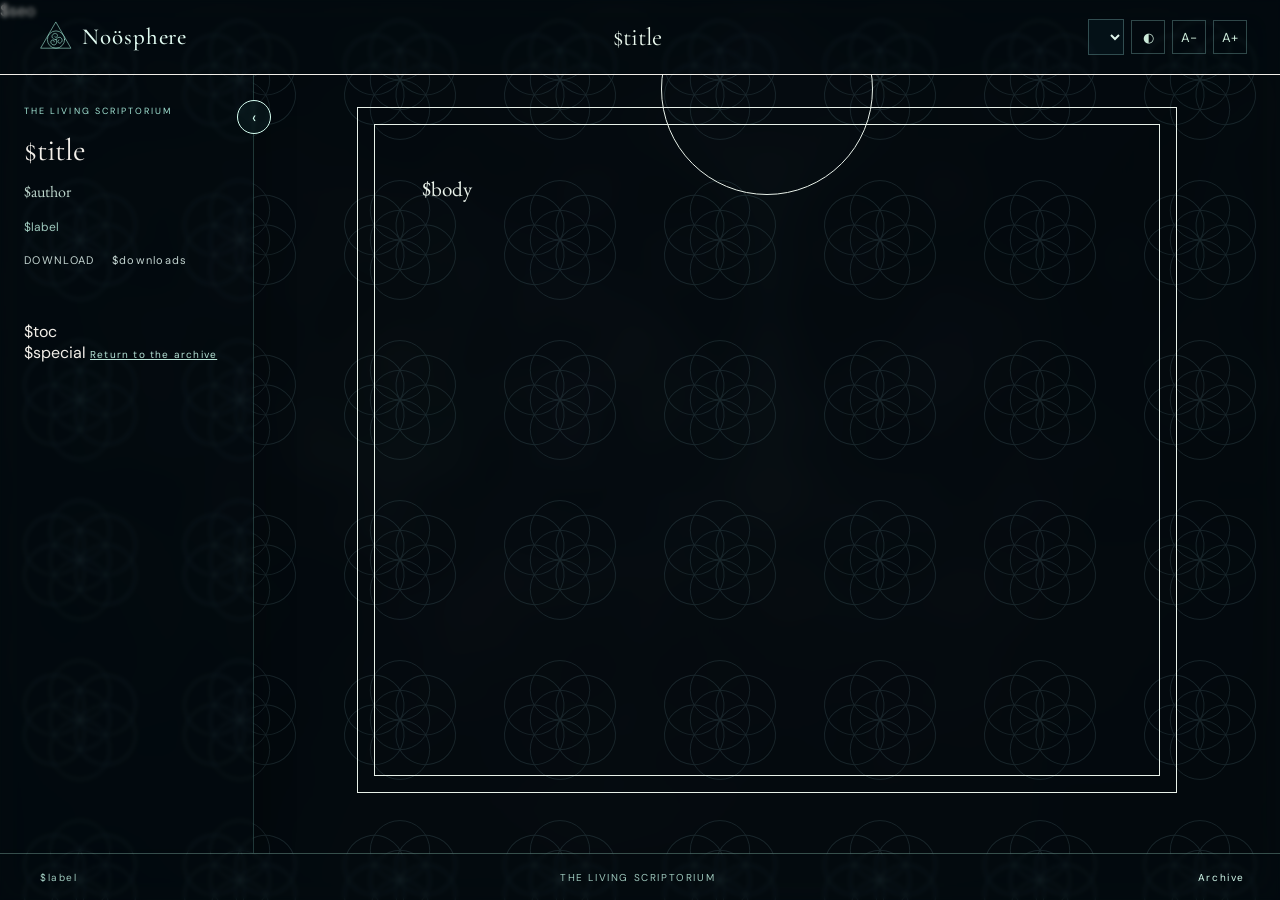
<file: templates/book.html>
<!doctype html>
<html lang="en">
<head>
<meta charset="utf-8">
<meta name="viewport" content="width=device-width, initial-scale=1, viewport-fit=cover">
<meta name="theme-color" content="#040c11">
<meta name="description" content="$description">
<title>$page_title</title>
$seo
<link rel="preconnect" href="https://fonts.googleapis.com">
<link href="https://fonts.googleapis.com/css2?family=Cormorant+Garamond:wght@400;500;600&family=DM+Sans:wght@400;500&family=EB+Garamond:ital,wght@0,400;0,500;1,400&family=Noto+Serif+SC:wght@400;500&display=swap" rel="stylesheet">
<link rel="icon" type="image/svg+xml" href="../../assets/icons/$slug.svg">
<link rel="stylesheet" href="../../styles.css">
<link rel="stylesheet" href="../../reader.css">
<script src="../../reader.js" defer></script>
</head>
<body data-scene="reader" class="book-reader" style="--aura:$accent">
<div class="reading-environment" aria-hidden="true"></div>
<div class="background-mesh" aria-hidden="true"></div>
<a class="skip-reading" href="#bookText">Skip to text</a>
<header class="reading-header">
<a class="reader-back" href="../../index.html#book/$slug" aria-label="Noösphere — return to volume"><img src="../../assets/site-mark.svg" alt="" width="32" height="32"><span class="reader-brand">Noösphere</span></a>
<span class="reader-book-title">$title</span>
<div class="reading-controls">
<label class="sr-only" for="bookLanguage">Book language</label>
<select id="bookLanguage" aria-label="Book language">$options</select>
<button id="themeToggle" aria-label="Switch reading surface" aria-pressed="false" title="Switch reading surface">◐</button>
<button id="fontMinus" aria-label="Decrease reading font">A−</button>
<button id="fontPlus" aria-label="Increase reading font">A+</button>
</div>
</header>
<div class="reader-layout" id="readerLayout">
<aside class="toc" id="toc" aria-label="Book navigation"><div class="toc-inner">
<div class="toc-eyebrow">THE LIVING SCRIPTORIUM</div><h2>$title</h2><p>$author</p><p class="edition-label">$label</p>
<div class="format-links"><span>DOWNLOAD</span>$downloads</div>
<div class="toc-divider"></div><nav aria-label="Contents" lang="$language" dir="$direction">$toc</nav>
$special
<a class="toc-return" href="../../index.html">Return to the archive</a>
</div></aside>
<button id="tocToggle" class="toc-tab" aria-controls="toc" aria-expanded="true" aria-label="Collapse table of contents">‹</button>
<main class="page-flow" id="pageFlow" tabindex="-1" aria-label="Book text">
<article class="page-sheet book-text" id="bookText" lang="$language" dir="$direction">$body</article>
</main>
</div>
<footer class="reading-footer"><span id="sectionStatus">$label</span><span>THE LIVING SCRIPTORIUM</span><a href="../../index.html">Archive</a></footer>
</body>
</html>
</file>
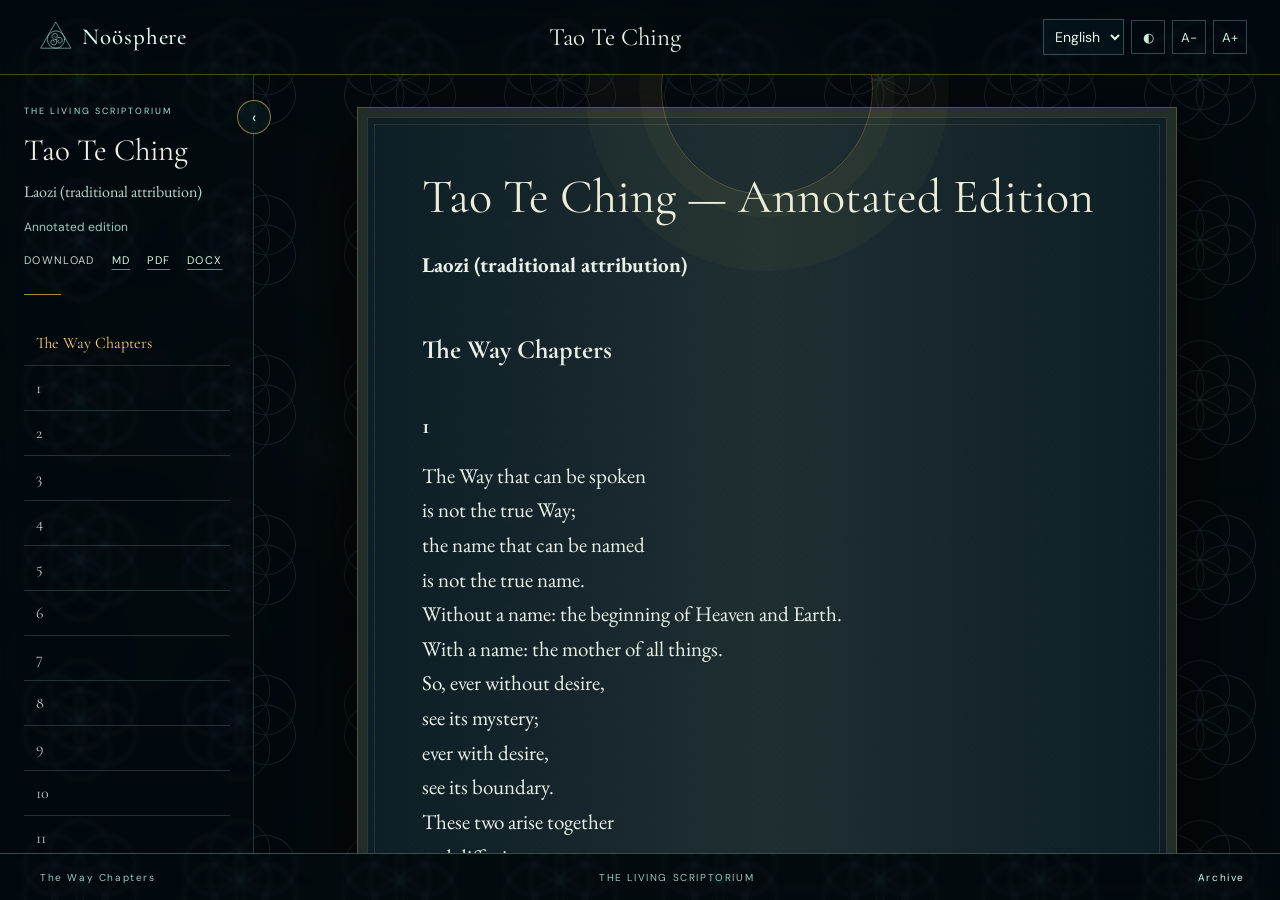
<file: books/en/tao-te-ching-annotated.html>
<!doctype html>
<html lang="en">
<head>
<meta charset="utf-8">
<meta name="viewport" content="width=device-width, initial-scale=1, viewport-fit=cover">
<meta name="theme-color" content="#040c11">
<meta name="description" content="Read Tao Te Ching in English (annotated edition). An inquiry into the Way, naturalness, receptivity, and the relationship between opposites.">
<title>Tao Te Ching — English · Annotated edition · Noösphere</title>
<link rel="canonical" href="https://noosfield.click/books/en/tao-te-ching-annotated.html">
<link rel="alternate" hreflang="en" href="https://noosfield.click/books/en/tao-te-ching-annotated.html">
<link rel="alternate" hreflang="x-default" href="https://noosfield.click/books/en/tao-te-ching-annotated.html">
<meta property="og:type" content="website">
<meta property="og:site_name" content="Noösphere">
<meta property="og:title" content="Tao Te Ching — English · Annotated edition · Noösphere">
<meta property="og:description" content="Read Tao Te Ching in English (annotated edition). An inquiry into the Way, naturalness, receptivity, and the relationship between opposites.">
<meta property="og:url" content="https://noosfield.click/books/en/tao-te-ching-annotated.html">
<meta property="og:image" content="https://noosfield.click/assets/share.png">
<meta property="og:image:width" content="1200">
<meta property="og:image:height" content="630">
<meta property="og:image:alt" content="Noösphere — The Living Scriptorium">
<meta name="twitter:card" content="summary_large_image">
<script type="application/ld+json">{"@context": "https://schema.org", "@type": "Book", "name": "Tao Te Ching", "url": "https://noosfield.click/books/en/tao-te-ching-annotated.html", "inLanguage": "en", "bookEdition": "Annotated edition"}</script>
<link rel="preconnect" href="https://fonts.googleapis.com">
<link href="https://fonts.googleapis.com/css2?family=Cormorant+Garamond:wght@400;500;600&family=DM+Sans:wght@400;500&family=EB+Garamond:ital,wght@0,400;0,500;1,400&family=Noto+Serif+SC:wght@400;500&display=swap" rel="stylesheet">
<link rel="icon" type="image/svg+xml" href="../../assets/icons/tao-te-ching.svg">
<link rel="stylesheet" href="../../styles.css">
<link rel="stylesheet" href="../../reader.css">
<script src="../../reader.js" defer></script>
</head>
<body data-scene="reader" class="book-reader" style="--aura:#ffd166">
<div class="reading-environment" aria-hidden="true"></div>
<div class="background-mesh" aria-hidden="true"></div>
<a class="skip-reading" href="#bookText">Skip to text</a>
<header class="reading-header">
<a class="reader-back" href="../../index.html#book/tao-te-ching" aria-label="Noösphere — return to volume"><img src="../../assets/site-mark.svg" alt="" width="32" height="32"><span class="reader-brand">Noösphere</span></a>
<span class="reader-book-title">Tao Te Ching</span>
<div class="reading-controls">
<label class="sr-only" for="bookLanguage">Book language</label>
<select id="bookLanguage" aria-label="Book language"><option value="../../books/en/tao-te-ching-annotated.html" selected>English</option></select>
<button id="themeToggle" aria-label="Switch reading surface" aria-pressed="false" title="Switch reading surface">◐</button>
<button id="fontMinus" aria-label="Decrease reading font">A−</button>
<button id="fontPlus" aria-label="Increase reading font">A+</button>
</div>
</header>
<div class="reader-layout" id="readerLayout">
<aside class="toc" id="toc" aria-label="Book navigation"><div class="toc-inner">
<div class="toc-eyebrow">THE LIVING SCRIPTORIUM</div><h2>Tao Te Ching</h2><p>Laozi (traditional attribution)</p><p class="edition-label">Annotated edition</p>
<div class="format-links"><span>DOWNLOAD</span><a href="../../content/tao-te-ching/book-en-annotated.md" download>MD</a><a href="../../content/tao-te-ching/book-en-annotated.pdf" download>PDF</a><a href="../../content/tao-te-ching/book-en-annotated.docx" download>DOCX</a></div>
<div class="toc-divider"></div><nav aria-label="Contents" lang="en" dir="ltr"><a class="toc-jump toc-level-3" href="#the-way-chapters">The Way Chapters</a><a class="toc-jump toc-level-4" href="#section1-1">1</a><a class="toc-jump toc-level-4" href="#section1-2">2</a><a class="toc-jump toc-level-4" href="#section1-3">3</a><a class="toc-jump toc-level-4" href="#section1-4">4</a><a class="toc-jump toc-level-4" href="#section1-5">5</a><a class="toc-jump toc-level-4" href="#section1-6">6</a><a class="toc-jump toc-level-4" href="#section1-7">7</a><a class="toc-jump toc-level-4" href="#section1-8">8</a><a class="toc-jump toc-level-4" href="#section1-9">9</a><a class="toc-jump toc-level-4" href="#section1-10">10</a><a class="toc-jump toc-level-4" href="#section1-11">11</a><a class="toc-jump toc-level-4" href="#section1-12">12</a><a class="toc-jump toc-level-4" href="#section1-13">13</a><a class="toc-jump toc-level-4" href="#section1-14">14</a><a class="toc-jump toc-level-4" href="#section1-15">15</a><a class="toc-jump toc-level-4" href="#section1-16">16</a><a class="toc-jump toc-level-4" href="#section1-17">17</a><a class="toc-jump toc-level-4" href="#section1-18">18</a><a class="toc-jump toc-level-4" href="#section1-19">19</a><a class="toc-jump toc-level-4" href="#section1-20">20</a><a class="toc-jump toc-level-4" href="#section1-21">21</a><a class="toc-jump toc-level-4" href="#section1-22">22</a><a class="toc-jump toc-level-4" href="#section1-23">23</a><a class="toc-jump toc-level-4" href="#section1-24">24</a><a class="toc-jump toc-level-4" href="#section1-25">25</a><a class="toc-jump toc-level-4" href="#section1-26">26</a><a class="toc-jump toc-level-4" href="#section1-27">27</a><a class="toc-jump toc-level-4" href="#section1-28">28</a><a class="toc-jump toc-level-4" href="#section1-29">29</a><a class="toc-jump toc-level-4" href="#section1-30">30</a><a class="toc-jump toc-level-4" href="#section1-31">31</a><a class="toc-jump toc-level-4" href="#section1-32">32</a><a class="toc-jump toc-level-4" href="#section1-33">33</a><a class="toc-jump toc-level-4" href="#section1-34">34</a><a class="toc-jump toc-level-4" href="#section1-35">35</a><a class="toc-jump toc-level-4" href="#section1-36">36</a><a class="toc-jump toc-level-4" href="#section1-37">37</a><a class="toc-jump toc-level-3" href="#the-potency-chapters">The Potency Chapters</a><a class="toc-jump toc-level-4" href="#section2-38">38</a><a class="toc-jump toc-level-4" href="#section2-39">39</a><a class="toc-jump toc-level-4" href="#section2-40">40</a><a class="toc-jump toc-level-4" href="#section2-41">41</a><a class="toc-jump toc-level-4" href="#section2-42">42</a><a class="toc-jump toc-level-4" href="#section2-43">43</a><a class="toc-jump toc-level-4" href="#section2-44">44</a><a class="toc-jump toc-level-4" href="#section2-45">45</a><a class="toc-jump toc-level-4" href="#section2-46">46</a><a class="toc-jump toc-level-4" href="#section2-47">47</a><a class="toc-jump toc-level-4" href="#section2-48">48</a><a class="toc-jump toc-level-4" href="#section2-49">49</a><a class="toc-jump toc-level-4" href="#section2-50">50</a><a class="toc-jump toc-level-4" href="#section2-51">51</a><a class="toc-jump toc-level-4" href="#section2-52">52</a><a class="toc-jump toc-level-4" href="#section2-53">53</a><a class="toc-jump toc-level-4" href="#section2-54">54</a><a class="toc-jump toc-level-4" href="#section2-55">55</a><a class="toc-jump toc-level-4" href="#section2-56">56</a><a class="toc-jump toc-level-4" href="#section2-57">57</a><a class="toc-jump toc-level-4" href="#section2-58">58</a><a class="toc-jump toc-level-4" href="#section2-59">59</a><a class="toc-jump toc-level-4" href="#section2-60">60</a><a class="toc-jump toc-level-4" href="#section2-61">61</a><a class="toc-jump toc-level-4" href="#section2-62">62</a><a class="toc-jump toc-level-4" href="#section2-63">63</a><a class="toc-jump toc-level-4" href="#section2-64">64</a><a class="toc-jump toc-level-4" href="#section2-65">65</a><a class="toc-jump toc-level-4" href="#section2-66">66</a><a class="toc-jump toc-level-4" href="#section2-67">67</a><a class="toc-jump toc-level-4" href="#section2-68">68</a><a class="toc-jump toc-level-4" href="#section2-69">69</a><a class="toc-jump toc-level-4" href="#section2-70">70</a><a class="toc-jump toc-level-4" href="#section2-71">71</a><a class="toc-jump toc-level-4" href="#section2-72">72</a><a class="toc-jump toc-level-4" href="#section2-73">73</a><a class="toc-jump toc-level-4" href="#section2-74">74</a><a class="toc-jump toc-level-4" href="#section2-75">75</a><a class="toc-jump toc-level-4" href="#section2-76">76</a><a class="toc-jump toc-level-4" href="#section2-77">77</a><a class="toc-jump toc-level-4" href="#section2-78">78</a><a class="toc-jump toc-level-4" href="#section2-79">79</a><a class="toc-jump toc-level-4" href="#section2-80">80</a><a class="toc-jump toc-level-4" href="#section2-81">81</a><a class="toc-jump toc-level-2" href="#publication-notes">Publication notes</a><a class="toc-jump toc-level-3" href="#text">text</a></nav>
<div class="edition-links"><h3>Other editions</h3><a href="../../books/en/tao-te-ching.html" data-edition-link>Standard edition · English</a></div>
<a class="toc-return" href="../../index.html">Return to the archive</a>
</div></aside>
<button id="tocToggle" class="toc-tab" aria-controls="toc" aria-expanded="true" aria-label="Collapse table of contents">‹</button>
<main class="page-flow" id="pageFlow" tabindex="-1" aria-label="Book text">
<article class="page-sheet book-text" id="bookText" lang="en" dir="ltr"><h1 id="tao-te-ching-annotated-edition">Tao Te Ching — Annotated Edition</h1>
<p><strong>Laozi (traditional attribution)</strong></p>
<h3 id="the-way-chapters">The Way Chapters</h3>
<h4 id="section1-1">1</h4>
<p>The Way that can be spoken<br />
is not the true Way;<br />
the name that can be named<br />
is not the true name.<br />
Without a name: the beginning of Heaven and Earth.<br />
With a name: the mother of all things.<br />
So, ever without desire,<br />
see its mystery;<br />
ever with desire,<br />
see its boundary.<br />
These two arise together<br />
and differ in name;<br />
together they are called mystery.<br />
Mystery within mystery—<br />
the gate of all wonders.</p>
<p><strong>Comments:</strong></p>
<p>A name gives attention a place to begin. Experience keeps unfolding beyond the boundaries that a word draws. “Common sense relativizes, strives for objectivity, corrects itself” (<a href="../../books/en/philosophers-stone.html#section1-1">PhS §1.1 ¶17</a>) offers a useful discipline: let understanding grow beyond its first formulation.</p>
<h4 id="section1-2">2</h4>
<p>When all beneath Heaven know beauty as beauty,<br />
ugliness is already there.<br />
When all know good as good,<br />
what is not good is already there.<br />
So being and nonbeing arise from one another;<br />
difficult and easy complete one another;<br />
long and short set one another’s measure;<br />
high and low lean toward one another;<br />
tones and sounds harmonize with one another;<br />
before and after follow one another.<br />
Therefore the sage acts through non-doing<br />
and carries out a teaching without words.<br />
All things arise, and he does not turn them away;<br />
he gives them life but does not possess them,<br />
acts but does not rely on the deed,<br />
brings the work to completion but does not claim it.<br />
Because he does not claim it,<br />
it does not leave him.</p>
<p><strong>Comments:</strong></p>
<p>Beauty and goodness become easier to recognize when we notice the contrasts that give them shape. A quiet room, an open doorway, and the space inside a cup each show how what is present and absent work together. Cooperative action can leave room for others to complete what no single person can do alone.</p>
<h4 id="section1-3">3</h4>
<p>Do not exalt the worthy,<br />
and the people will not contend.<br />
Do not prize goods hard to obtain,<br />
and the people will not become thieves.<br />
Do not display what stirs desire,<br />
and the people’s hearts will not be thrown into disorder.<br />
Thus in the sage’s rule:<br />
empty their hearts,<br />
fill their bellies,<br />
weaken their ambitions,<br />
strengthen their bones.<br />
Always keep the people without knowledge and without desire.<br />
Make those with knowledge dare not act.<br />
Act through non-doing,<br />
and nothing will remain ungoverned.</p>
<p><strong>Comments:</strong></p>
<p>Read inwardly, the ruler becomes our capacity to direct attention, and the crowd becomes the impulses competing for it. Inner order grows when these impulses cooperate around a freely understood purpose. “Unity must be based on freedom.” (<a href="../../books/en/philosophers-stone.html#section1-21">PhS §1.21 ¶1</a>) Self-discipline can follow the same principle, cultivating cooperation among our capacities.</p>
<h4 id="section1-4">4</h4>
<p>The Way is hollow;<br />
use it, and it may never fill.<br />
Deep—perhaps the forebear of all things.<br />
It blunts their sharpness,<br />
unties their knots,<br />
softens their light,<br />
mingles with their dust.<br />
So deep—perhaps it is there.<br />
I do not know whose child it is;<br />
it seems to come before the Lord.</p>
<p><strong>Comments:</strong></p>
<p>A hollow vessel can serve because it has room to receive and be used. The image invites a practical question: where might less certainty leave more space for a new response? What is useful here is not emptiness as an object, but the possibility of making room.</p>
<h4 id="section1-5">5</h4>
<p>Heaven and Earth are not benevolent:<br />
they treat all things as straw dogs.<br />
The sage is not benevolent:<br />
he treats the people as straw dogs.<br />
Is not the space between Heaven and Earth like a bellows?<br />
Hollow, yet it does not give way;<br />
move it, and ever more comes forth.<br />
Too much talk soon exhausts.<br />
Better to hold to the center.</p>
<p><strong>Comments:</strong></p>
<p>The straw-dog image is deliberately stark: the poem does not promise that the world will arrange itself around our comfort. The bellows offers a different picture, with an open center that keeps giving when moved. Between those images, the advice to hold the center suggests steadiness without excess speech.</p>
<h4 id="section1-6">6</h4>
<p>The spirit of the valley does not die:<br />
this is called the mysterious female.<br />
The gate of the mysterious female—<br />
this is called the root of Heaven and Earth.<br />
Endlessly, as if it were there;<br />
use it without toil.</p>
<p><strong>Comments:</strong></p>
<p>The valley and gate make generative power feel like a place one can enter rather than a force one can command. The image stays suggestive: it offers a root and an opening, while leaving their source unnamed. In experience, quiet receptivity can sometimes renew what effort alone cannot sustain.</p>
<h4 id="section1-7">7</h4>
<p>Heaven lasts; Earth endures.<br />
Heaven and Earth can last so long:<br />
They do not live for themselves;<br />
therefore they live long.</p>
<p>So the sage puts himself last,<br />
and comes first;<br />
leaves himself out of account,<br />
and is kept safe.<br />
Is it not because he is without self-interest<br />
that he can fulfil his own good?</p>
<p><strong>Comments:</strong></p>
<p>Heaven and Earth last by not living for themselves; the sage’s self-placement follows that image. Putting oneself last can make room for others, though the closing question keeps a personal benefit in view. The passage holds both gestures together instead of reducing them to a simple rule of self-denial.</p>
<h4 id="section1-8">8</h4>
<p>The highest good is like water.<br />
Water is good at helping all things;<br />
it does not contend.<br />
It settles where people disdain to be,<br />
so it comes near the Way.</p>
<p>In dwelling, be good as the ground.<br />
In heart, be good as the deep.<br />
In giving, be good in kindness.<br />
In speech, be good in trust.<br />
In setting things right, be good at governing.<br />
In work, be good at what you can do.<br />
In movement, be good in timing.<br />
Because it does not contend,<br />
there is no blame.</p>
<p><strong>Comments:</strong></p>
<p>Water helps without competing for the highest place. Its example reaches into ordinary choices: where we settle, how we speak, and when we act. A useful practice is to contribute fully without needing every contribution to become a contest.</p>
<h4 id="section1-9">9</h4>
<p>Hold it, fill it to the brim—<br />
better to stop.<br />
Hone it to a point—<br />
it cannot stay sharp for long.<br />
Gold and jade fill the hall:<br />
no one can keep them safe.<br />
Grow proud of wealth and rank,<br />
and you bring trouble on yourself.<br />
When the work is done, withdraw.<br />
This is Heaven’s Way.</p>
<p><strong>Comments:</strong></p>
<p>A vessel filled to the brim has no room for another useful addition; a sharpened edge cannot stay sharp forever. The chapter carries that limit from objects to wealth and rank. Knowing when to stop can protect the value of work already done.</p>
<h4 id="section1-10">10</h4>
<p>Hold the body-soul as one:<br />
can you keep them from parting?<br />
Gather breath; make it supple:<br />
can you be a newborn?<br />
Wash clean the dark seeing:<br />
can you leave it without a flaw?<br />
Love the realm; govern the people:<br />
can you do it without knowing?<br />
As Heaven’s gate opens and closes,<br />
can you be the female?<br />
With clear sight reaching everywhere,<br />
can you refrain from action?<br />
Give life; nurture.<br />
Give life, yet do not possess;<br />
act, yet do not rely;<br />
lead, yet do not rule.<br />
This is hidden potency.</p>
<p><strong>Comments:</strong></p>
<p>The questions join bodily steadiness, supple breath, care, and action that does not dominate. They make discipline sound less like tightening control and more like keeping several capacities in balance. The final pattern—give life, nurture, and do not possess—offers a concrete test for care.</p>
<h4 id="section1-11">11</h4>
<p>Thirty spokes share one hub;<br />
where it is empty, the cart can roll.<br />
Knead clay to make a vessel;<br />
where it is empty, the vessel can hold.<br />
Cut doors and windows to make a room;<br />
where they are empty, the room can be lived in.<br />
What is there brings advantage;<br />
what is not there makes it work.</p>
<p><strong>Comments:</strong></p>
<p>A hub, a vessel, and a room all depend on space that is not occupied. Their usefulness is visible in what they let happen: a cart rolls, a vessel holds, a room welcomes life. When planning, it can help to ask what must remain open for a design to work.</p>
<h4 id="section1-12">12</h4>
<p>The five colours blind the eye.<br />
The five tones deafen the ear.<br />
The five flavours dull the mouth.<br />
Racing and hunting drive the heart wild.<br />
Rare goods hinder a person’s way.<br />
So the sage tends the belly, not the eye:<br />
lets go of that<br />
and takes this.</p>
<p><strong>Comments:</strong></p>
<p>Bright colours, loud tones, rich tastes, racing, and rare goods crowd the senses until attention is pulled in every direction. The turn toward the belly rather than the eye is a reminder to notice what sustains us, not only what dazzles. Choosing less stimulation can make room for a steadier appetite.</p>
<h4 id="section1-13">13</h4>
<p>Favour and disgrace—both startle.<br />
Great trouble is prized as the body.<br />
What is meant by “favour and disgrace—both startle”?<br />
Favour puts one below:<br />
gain it, and start;<br />
lose it, and start.<br />
That is what “favour and disgrace—both startle” means.<br />
What is meant by “great trouble is prized as the body”?<br />
I have great trouble<br />
because I have a body.<br />
Were I without a body,<br />
what trouble could reach me?<br />
So, one who prizes the body as all under Heaven<br />
may be entrusted with all under Heaven;<br />
one who loves the body as all under Heaven<br />
may be given all under Heaven to care for.</p>
<p><strong>Comments:</strong></p>
<p>Favour can unsettle as much as disgrace because both place our worth in someone else’s hands. The body is described as a source of vulnerability, yet the closing image also connects care for the body with care for the realm. A trusted responsibility may ask for humility without asking us to deny our embodied life.</p>
<h4 id="section1-14">14</h4>
<p>Look for it: unseen.<br />
Name it “indistinct.”<br />
Listen for it: unheard.<br />
Name it “inaudible.”<br />
Reach for it: beyond grasp.<br />
Name it “subtle.”<br />
These three cannot be pursued to the end;<br />
mingling, they become one.<br />
Above, it is not bright;<br />
below, it is not dark.<br />
Unceasing, it cannot be named;<br />
it returns to no-thing.<br />
This is called the form without form,<br />
the image of no-thing:<br />
call it elusive, dim.<br />
Meet it: its head is not seen.<br />
Follow it: its rear is not seen.<br />
Hold to the Way of old<br />
to govern what is here now.<br />
Know the beginning of old—<br />
this is the Way’s thread.</p>
<p><strong>Comments:</strong></p>
<p>The unseen, unheard, and unreachable are not captured by adding more labels. The poem follows them into a single elusive presence, then turns toward the practical task of meeting what is here. Sometimes attention is clearest when it can stay with what it cannot fully grasp.</p>
<h4 id="section1-15">15</h4>
<p>Those skilled in the Way of old<br />
were fine, mysterious, far-reaching,<br />
so deep they could not be known.<br />
Because they could not be known,<br />
I can only sketch their bearing:<br />
cautious—as one crossing a stream in winter;<br />
wary—as if fearing neighbours on every side;<br />
solemn in their bearing;<br />
loose, like ice about to melt;<br />
plain, like uncarved wood;<br />
open, like a valley;<br />
murky, like troubled water.<br />
Who can let the murky grow still<br />
and slowly clear?<br />
Who, at rest, can move for long<br />
and slowly come to life?<br />
Those who keep this Way do not seek fullness.<br />
Not being full,<br />
they can be worn and not made new.</p>
<p><strong>Comments:</strong></p>
<p>The old practitioners are sketched through careful, fluid images rather than a fixed definition. Troubled water becomes clear by being allowed to settle; a person at rest can move again in time. Patience here is active: it waits for a response to become possible.</p>
<h4 id="section1-16">16</h4>
<p>Reach the utmost emptiness;<br />
keep to stillness, deep and firm.<br />
All things rise together;<br />
I watch their return.<br />
Teeming, each thing<br />
returns again to its root.<br />
Return to the root: stillness.<br />
This is return to one’s lot.<br />
Return to one’s lot: the enduring.<br />
Know the enduring: clarity.<br />
Not knowing what endures,<br />
one acts rashly—and disaster follows.<br />
Knowing what endures, one is receptive;<br />
receptive, one becomes impartial;<br />
impartial, one becomes whole;<br />
whole, one is of Heaven;<br />
Heaven is the Way;<br />
the Way endures, long-lasting.<br />
To the end of life: no danger.</p>
<p><strong>Comments:</strong></p>
<p>The chapter follows many things rising and returning to a root, then links steadiness with clear action. When we recognize a pattern that keeps recurring, a pause can help us respond rather than act rashly. Stillness is presented as a return that changes how we meet the next moment.</p>
<h4 id="section1-17">17</h4>
<p>Of the highest ruler,<br />
the people know only that he is there.<br />
The next they draw near to, and praise;<br />
the next they fear;<br />
the next they scorn.<br />
When trust is not enough,<br />
mistrust follows.<br />
How sparing he is with words!<br />
Work done, the task fulfilled,<br />
the people all say:<br />
“We are so of ourselves.”</p>
<p><strong>Comments:</strong></p>
<p>The least praised ruler is known mainly by the work completed and the people’s sense that they acted for themselves. The passage makes trust visible through how little the ruler needs to announce. In shared work, leadership can sometimes be measured by whether others retain a real sense of their own agency.</p>
<h4 id="section1-18">18</h4>
<p>When the great Way falls away,<br />
benevolence and righteousness arise.<br />
When wisdom and cleverness emerge,<br />
great deceit appears.<br />
When the six family bonds fall out of harmony,<br />
filial care and parental love arise.<br />
When the state lies in darkness and disorder,<br />
loyal ministers appear.</p>
<p><strong>Comments:</strong></p>
<p>The poem notices that named virtues often become prominent when a larger harmony has already weakened. Its sequence is a warning about symptoms, not a reason to dismiss kindness or family care. When a practice needs constant display, it may be worth asking what ordinary trust has lost.</p>
<h4 id="section1-19">19</h4>
<p>Cut off holiness; cast out cleverness,<br />
and the people gain a hundredfold.<br />
Cut off benevolence; cast out righteousness,<br />
and the people return to filial and parental care.<br />
Cut off craft; cast out profit,<br />
and thieves and robbers disappear.<br />
These three, as adornments, do not suffice;<br />
so give them something to hold to:<br />
see the plain, embrace uncarved wood;<br />
make less of self, desire less.</p>
<p><strong>Comments:</strong></p>
<p>The chapter’s commands to cast out familiar virtues are sharp, and its promised social effects should not be softened. Its closing images offer a different practical direction: plainness, less self-importance, and fewer wants. A simpler life may make room for care without turning care into a public badge.</p>
<h4 id="section1-20">20</h4>
<p>Leave learning behind, and worry falls away.<br />
A reverent “yes” and a careless “ah”—how far apart?<br />
Good and bad—how far apart?<br />
What people fear, one must fear.<br />
How vast it is, without end!<br />
Everyone is buoyant, as at the great sacrifice,<br />
as if climbing a terrace in spring.<br />
I alone am still, before any sign,<br />
like a newborn who has not yet smiled;<br />
worn thin, with nowhere to call home.<br />
Everyone has more than enough;<br />
I alone seem to have lost all.<br />
Mine is a fool’s heart—clouded, unformed.<br />
Others shine clear;<br />
I alone am dim.<br />
Others see sharply;<br />
I alone am dull.<br />
I drift like the sea,<br />
unmoored, with no stopping place.<br />
Everyone has a purpose;<br />
I alone am stubborn, lowly, out of place.<br />
I alone differ from other people,<br />
and prize being fed by the Mother.</p>
<p><strong>Comments:</strong></p>
<p>The speaker stands apart from the crowd’s certainty and describes a mind that feels cloudy, unformed, and without a settled home. That discomfort is not dressed up as easy superiority; it remains a vulnerable voice. The final image of being fed by the Mother suggests dependence as a source of nourishment.</p>
<h4 id="section1-21">21</h4>
<p>The bearing of great potency<br />
follows only the Way.<br />
The Way, as a thing,<br />
is dim, elusive.<br />
Elusive, dim; within it there is an image.<br />
Dim, elusive; within it there is a thing.<br />
Deep, dark; within it there is an essence.<br />
That essence is wholly real; within it is trust.<br />
From now back to ancient times,<br />
its name has never fallen away;<br />
by it we survey the beginnings of all things.<br />
How do I know what those beginnings are like?<br />
By this.</p>
<p><strong>Comments:</strong></p>
<p>The chapter moves from dim, elusive images to the claim that an essence is real and trustworthy, then admits that its beginnings are known only “by this.” It offers a felt basis for understanding without turning that basis into a method anyone can simply copy. A good account can begin with what experience actually shows.</p>
<h4 id="section1-22">22</h4>
<p>When bent, one is made whole;<br />
when crooked, one becomes straight;<br />
when hollow, one is filled;<br />
when worn, one is renewed;<br />
with little, one gains;<br />
with much, one is bewildered.<br />
So the sage holds to the One,<br />
the pattern for all under Heaven.<br />
Not showing himself, he is clear;<br />
not declaring himself right, he is seen;<br />
not boasting, he has merit;<br />
not exalting himself, he endures.<br />
Because he does not contend,<br />
no one under Heaven can contend with him.<br />
The old saying, “Bent, and whole”—<br />
how could it be empty words?<br />
Whole, truly, all return to it.</p>
<p><strong>Comments:</strong></p>
<p>The opening reversals show how bending, yielding, or having little can create room to become whole. The sage’s later refusal to boast follows the same pattern: less self-display can make work more visible. When a familiar position feels incomplete, changing angle may reveal what it can hold.</p>
<h4 id="section1-23">23</h4>
<p>Speaking little comes of itself.<br />
Thus a gale does not last all morning;<br />
a cloudburst does not last all day.<br />
Who brings these about?<br />
Heaven and Earth.<br />
Even Heaven and Earth cannot make them last—<br />
how much less can people?<br />
Those who work with the Way are one with the Way;<br />
those with potency are one with potency;<br />
those who are lost are one with loss.<br />
The Way gladly welcomes those who are one with it;<br />
potency gladly welcomes those who are one with potency;<br />
loss gladly welcomes those who are one with loss.<br />
When trust runs short,<br />
mistrust follows.</p>
<p><strong>Comments:</strong></p>
<p>A gale and a cloudburst do not last all day; intense conditions have limits even when we cannot command their arrival. The chapter turns that observation toward speech, conduct, and trust. Responding in proportion to a moment can be wiser than trying to make every mood permanent.</p>
<h4 id="section1-24">24</h4>
<p>On tiptoe, one cannot stand firm;<br />
with a great stride, one cannot walk far.<br />
Who shows himself is not clear;<br />
who declares himself right is not made manifest;<br />
who boasts has no merit;<br />
who exalts himself does not endure.<br />
As for the Way, these are<br />
leftover food, needless growths.<br />
Things may loathe them;<br />
one who has the Way does not abide in them.</p>
<p><strong>Comments:</strong></p>
<p>Standing on tiptoe and taking an oversized stride both promise more than they can sustain. The later examples connect self-display with work that does not last. A measured pace may carry us farther than trying to appear already at the destination.</p>
<h4 id="section1-25">25</h4>
<p>A thing takes shape in the undivided,<br />
born before Heaven and Earth.<br />
Silent, empty,<br />
it stands alone and does not change;<br />
circling everywhere, it is never spent.<br />
It may be the mother of all under Heaven.<br />
I do not know its name.<br />
I call it the Way.<br />
Forced to name it, I call it Great.<br />
Great: it passes on.<br />
Passing on: it reaches far.<br />
Reaching far: it returns.<br />
So the Way is great,<br />
Heaven is great,<br />
Earth is great,<br />
and the king is great too.<br />
Within the realm there are four greats,<br />
and the king is one of them.<br />
People take Earth as their model;<br />
Earth takes Heaven as its model;<br />
Heaven takes the Way as its model;<br />
the Way takes what is so of itself as its model.</p>
<p><strong>Comments:</strong></p>
<p>The unnamed thing is described through movement—passing on, reaching far, and returning—rather than a settled title. The king appears among four greats, but the sequence then places people, Earth, and Heaven in relations of modeling. The image invites attention to how each level depends on something beyond itself.</p>
<h4 id="section1-26">26</h4>
<p>Weight is the root of lightness;<br />
stillness, the ruler of unrest.<br />
So the sage travels all day<br />
without leaving the baggage behind.<br />
Though grand sights abound,<br />
he rests at ease, beyond their pull.<br />
How could the lord of ten thousand chariots<br />
take his own person lightly before the realm?<br />
Lightness loses the root;<br />
unrest loses the ruler.</p>
<p><strong>Comments:</strong></p>
<p>Weight anchors lightness, and stillness anchors unrest. The sage’s baggage keeps the image practical: even amid grand sights, the journey does not abandon what must be carried. In a demanding role, steadiness begins with knowing what deserves to remain in view.</p>
<h4 id="section1-27">27</h4>
<p>Skilled at walking, leaving no tracks;<br />
skilled at speech, leaving no flaw;<br />
skilled at counting, needing no tallies.<br />
Skilled at closing: no bolt,<br />
yet it cannot be opened.<br />
Skilled at tying: no cord,<br />
yet it cannot be undone.<br />
So the sage is always skilled at saving people:<br />
no one is cast aside.<br />
Always skilled at saving things:<br />
nothing is cast aside.<br />
This is called inheriting the light.<br />
The good person teaches the one who is not good;<br />
the one who is not good is the good person’s resource.<br />
If the teacher is not honored,<br />
if the resource is not cherished,<br />
even the wise fall into great delusion.<br />
This is the heart of the mystery.</p>
<p><strong>Comments:</strong></p>
<p>The skilled walker, speaker, and keeper leave no trace of forceful effort; the sage’s skill then appears in refusing to cast people or things aside. The teacher and learner are reciprocal: each relationship can reveal something the other lacks. Help is strongest when it preserves a place for everyone to participate.</p>
<h4 id="section1-28">28</h4>
<p>Know the male,<br />
keep to the female:<br />
be the world’s ravine.<br />
As the world’s ravine,<br />
enduring potency does not leave;<br />
return to the newborn.</p>
<p>Know the white,<br />
keep to the black:<br />
be the world’s pattern.<br />
As the world’s pattern,<br />
enduring potency does not stray;<br />
return to the boundless.</p>
<p>Know glory,<br />
keep to disgrace:<br />
be the world’s valley.<br />
As the world’s valley,<br />
enduring potency comes to fullness;<br />
return to uncarved wood.</p>
<p>When uncarved wood is scattered,<br />
it becomes vessels.<br />
The sage uses them<br />
as officers and chiefs.<br />
Thus the great ordering does not cut apart.</p>
<p><strong>Comments:</strong></p>
<p>The chapter repeatedly asks us to know one pole and keep to its counterpart: male and female, white and black, glory and disgrace. Its valley and uncarved-wood images make room for what is not polished or dominant. Holding a capacity without being ruled by its opposite can make it more useful.</p>
<h4 id="section1-29">29</h4>
<p>When one wants to take the realm<br />
and act upon it,<br />
I see that it cannot be done.<br />
The realm is a sacred vessel:<br />
it cannot be acted upon.<br />
Whoever acts upon it ruins it;<br />
whoever grasps it loses it.</p>
<p>Some things go ahead, others follow;<br />
some breathe out softly, others blow;<br />
some are strong, others frail;<br />
some are checked, others ruined.<br />
Therefore the sage removes the extreme,<br />
removes extravagance,<br />
removes excess.</p>
<p><strong>Comments:</strong></p>
<p>The realm is called a sacred vessel that is damaged by grasping or acting upon it. The following contrasts refuse a single rigid pattern, and the sage removes extremes rather than imposing one shape. In shared life, care may begin by noticing where intervention would break what it means to help.</p>
<h4 id="section1-30">30</h4>
<p>One who helps a ruler by the Way<br />
does not use arms to strengthen the realm.<br />
Such deeds tend to return.<br />
Where an army has camped,<br />
thorns and brambles grow.<br />
After a great army,<br />
bad years are sure to come.</p>
<p>The skilled reach the result, and no more;<br />
they dare not use it to seize strength.<br />
Bring the result, but do not boast;<br />
bring the result, but do not claim merit;<br />
bring the result, but do not grow proud.<br />
Reach the result only when there is no choice;<br />
reach it, but do not press your strength.</p>
<p>When things are strong, they grow old:<br />
this is called being contrary to the Way.<br />
What is contrary to the Way soon ends.</p>
<p><strong>Comments:</strong></p>
<p>The chapter links armies with thorns and bad years, then warns against turning a result into pride or further force. It keeps the cost of military action in view instead of celebrating victory as proof of virtue. When force seems unavoidable, restraint can limit what it sets in motion.</p>
<h4 id="section1-31">31</h4>
<p>Fine weapons are ill-omened tools;<br />
things may loathe them.<br />
So the one who follows the Way<br />
does not abide among them.</p>
<p>At home, the noble honors the left;<br />
in war, the right.<br />
Arms are ill-omened tools,<br />
not the noble’s tools.<br />
When their use cannot be avoided,<br />
calm restraint is best.</p>
<p>Victory is not beautiful;<br />
to call it beautiful<br />
is to delight in killing.<br />
Whoever delights in killing<br />
cannot prevail in the world.</p>
<p>For auspicious rites, the left is honored;<br />
for inauspicious rites, the right.<br />
The deputy general stands on the left;<br />
the supreme general on the right—<br />
this is to treat them by funeral rites.</p>
<p>When many have been killed,<br />
mourn and weep for them.<br />
Victory in battle, too,<br />
is treated by funeral rites.</p>
<p><strong>Comments:</strong></p>
<p>Weapons are called ill-omened even when their use cannot be avoided; victory is treated with mourning rather than celebration. The passage’s funeral imagery asks us to remember those killed, not only the outcome claimed by a side. A victory that requires grief deserves sober reflection.</p>
<h4 id="section1-32">32</h4>
<p>The Way is nameless, ever.<br />
Though the uncarved block is small,<br />
all beneath Heaven cannot make it subject.</p>
<p>If lords and kings could keep to it,<br />
the myriad things would come as guests of their own accord.<br />
Heaven and Earth join<br />
and send down sweet dew;<br />
no one commands the people—<br />
they find their own even balance.</p>
<p>With the first making, names arise.<br />
Once names have arisen,<br />
one must know where to stop.<br />
Knowing when to stop is how danger is escaped.</p>
<p>As the Way stands in the world,<br />
so streams and valleys stand<br />
in relation to rivers and seas.</p>
<p><strong>Comments:</strong></p>
<p>The uncarved block is small, yet cannot be made subject; once names arise, the poem says to know where to stop. Rivers and valleys offer a scale image for how the low receives the flow of many streams. Simplicity here is not emptiness of life, but freedom from needless control.</p>
<h4 id="section1-33">33</h4>
<p>Knowing others is wisdom;<br />
knowing oneself is illumination.<br />
Overcoming others takes strength;<br />
overcoming oneself is true strength.<br />
Who knows contentment is rich.<br />
Who persists has resolve.<br />
Who keeps their place endures.<br />
Who dies yet is not lost<br />
has long life.</p>
<p><strong>Comments:</strong></p>
<p>Knowing oneself and overcoming oneself are called forms of clarity and strength, distinct from defeating others. Contentment, persistence, and keeping one’s place then describe a durable kind of richness. Strength can be quiet: it need not depend on winning against someone else.</p>
<h4 id="section1-34">34</h4>
<p>The great Way flows wide—<br />
it reaches left and right.<br />
All things rely on it and live;<br />
it turns none away.<br />
Its work is done,<br />
yet it claims no possession.<br />
It clothes and feeds all things,<br />
yet is no one’s master.<br />
Ever without desire,<br />
it may be called small.<br />
All things return to it,<br />
yet it is no one’s master;<br />
it may be called great.<br />
Because it never makes itself great,<br />
it can accomplish greatness.</p>
<p><strong>Comments:</strong></p>
<p>The great Way reaches left and right, sustains all things, and claims no possession for its work. The poem holds wide reach beside smallness: something need not make itself important to accomplish much. Care can be generous without turning the recipient into property.</p>
<h4 id="section1-35">35</h4>
<p>Hold fast to the great image:<br />
all beneath Heaven comes to it.<br />
Coming, they meet no harm;<br />
they rest in peace, ease, and fullness.</p>
<p>Music and rich fare<br />
make the passing traveler pause.<br />
The Way, as it leaves the mouth,<br />
is bland, without taste.<br />
Look: there is too little to see.<br />
Listen: there is too little to hear.<br />
Use it: it cannot be exhausted.</p>
<p><strong>Comments:</strong></p>
<p>Music and rich food can hold a traveler briefly, while the Way’s taste seems almost too slight to notice. Its usefulness appears through continued use rather than spectacle. Some supports are easiest to recognize by what remains possible after the excitement passes.</p>
<h4 id="section1-36">36</h4>
<p>Would you draw it in?<br />
First, stretch it out.<br />
Would you weaken it?<br />
First, make it strong.<br />
Would you cast it down?<br />
First, raise it up.<br />
Would you take from it?<br />
First, give to it.<br />
This is called subtle illumination.</p>
<p>The soft and weak overcome<br />
the hard and strong.<br />
Keep fish in the deep pool;<br />
the state’s keen instruments<br />
must not be shown to the people.</p>
<p><strong>Comments:</strong></p>
<p>The repeated reversals show power growing through a change in position: stretch before drawing in, raise before casting down. The soft and weak can overcome the hard and strong, while the state’s sharp instruments are kept from display. Timing and discretion matter as much as force.</p>
<h4 id="section1-37">37</h4>
<p>The Way always acts without forcing,<br />
yet nothing is left undone.<br />
If lords and kings could keep to it,<br />
all things would change of themselves.<br />
If, in that change, desire stirred,<br />
I would still it with nameless uncarved wood.<br />
Nameless uncarved wood—<br />
they too would then be without desire.<br />
Without desire, through stillness,<br />
all under Heaven would settle of itself.</p>
<p><strong>Comments:</strong></p>
<p>The chapter’s opening imagines action without forcing, but it also names rulers and the quieting of desire; that tension remains part of the passage. Its closing picture is of people settling as stillness takes hold. Inwardly, we can read this as a hope that less compulsion allows competing impulses to settle.</p>
<h3 id="the-potency-chapters">The Potency Chapters</h3>
<h4 id="section2-38">38</h4>
<p>The highest De does not display De;<br />
therefore it has De.<br />
The lower De never lets go of De;<br />
therefore it has no De.<br />
The highest De acts without forcing, with no aim in acting.<br />
The lower De acts, with an aim in acting.<br />
The highest benevolence acts, with no aim in acting.<br />
The highest righteousness acts, with an aim in acting.<br />
The highest ritual acts; when no one answers,<br />
it bares its arms and drags them into line.</p>
<p>Thus, when the Way is lost, De appears;<br />
when De is lost, benevolence appears;<br />
when benevolence is lost, righteousness appears;<br />
when righteousness is lost, ritual appears.<br />
Ritual is loyalty and trust grown thin,<br />
the beginning of disorder.<br />
Foreknowledge is the flower of the Way,<br />
and the beginning of folly.</p>
<p>So the great person stays with what is thick,<br />
not what is thin;<br />
with what is real,<br />
not its flower.<br />
Thus they leave that and take this.</p>
<p><strong>Comments:</strong></p>
<p>德 [potency] shows in the quality of action before it is proclaimed. When understanding weakens, people may cling to forms and enforce the appearance of virtue. “love cannot be commanded” (<a href="../../books/en/philosophers-stone.html#section1-9">PhS §1.9 ¶8</a>) brings the question back to what gives a practice life: willing participation and genuine care.</p>
<h4 id="section2-39">39</h4>
<p>Of old, those who attained the One were these:<br />
Heaven attained the One and thereby became clear;<br />
Earth attained the One and thereby became settled;<br />
spirits attained the One and thereby became numinous;<br />
valleys attained the One and thereby became full;<br />
the myriad things attained the One and thereby came to life;<br />
lords and kings attained the One<br />
and thereby became the measure of all under Heaven.</p>
<p>Consider what follows:<br />
Were Heaven without clarity, it would fear splitting;<br />
were Earth without settledness, it would fear upheaval;<br />
were spirits without numinous power, they would fear ceasing;<br />
were valleys without fullness, they would fear running dry;<br />
were the myriad things without life, they would fear extinction;<br />
were lords and kings without nobility and height,<br />
they would fear being overthrown.</p>
<p>Thus the honored takes the lowly as its root;<br />
the high takes the low as its foundation.<br />
This is why lords and kings call themselves<br />
孤 [orphan], 寡 [widowed], and 不穀 [unworthy].<br />
Is this not taking the lowly as their root?<br />
Is it not?</p>
<p>Count the parts of a carriage:<br />
no carriage remains.<br />
Do not seek to be polished like jade;<br />
be rugged like stone.</p>
<p><strong>Comments:</strong></p>
<p>Heaven, Earth, valleys, and living things each depend on attaining the One; the honored ruler is also reminded of lowliness. The carriage parts show the same point in a concrete way: naming every piece does not leave a carriage. A whole is more than a title or a polished fragment.</p>
<h4 id="section2-40">40</h4>
<p>Return is the Way’s movement.<br />
Weakness is the Way’s use.</p>
<p>All things beneath Heaven<br />
come to birth from what is;<br />
what is comes to birth from what is not.</p>
<p><strong>Comments:</strong></p>
<p>The chapter gives the Way a movement of return and a use in weakness. It then links what exists with what does not, without explaining either as a final substance. In ordinary life, retreat or a pause can sometimes be the movement that makes a fresh beginning possible.</p>
<h4 id="section2-41">41</h4>
<p>The best learners, hearing the Way,<br />
strive to live it.<br />
The middling learners, hearing the Way,<br />
seem to keep it, seem to lose it.<br />
The poorest learners, hearing the Way,<br />
laugh out loud at it.<br />
Unless it is laughed at,<br />
it is not enough to be called the Way.</p>
<p>So the old sayings go:<br />
The bright Way seems dim.<br />
The forward Way seems to retreat.<br />
The level Way seems rough.<br />
The highest potency seems a valley.<br />
The greatest whiteness seems stained.<br />
Broad potency seems not enough.<br />
Upright potency seems furtive.<br />
True substance seems to change.<br />
The greatest square has no corners.<br />
The great vessel is completed late.<br />
The great sound is scarcely heard.<br />
The great image has no shape.<br />
The Way is hidden, without a name.<br />
Only the Way<br />
knows how to lend and bring to completion.</p>
<p><strong>Comments:</strong></p>
<p>The old sayings make the Way sound dim, rough, or unfinished where expectation wants brightness and polish. The contrasts are not defects to fix; they ask us to reconsider how we recognize value. A quiet or late-forming work may carry more than it first reveals.</p>
<h4 id="section2-42">42</h4>
<p>The Way gives birth to One;<br />
One gives birth to Two;<br />
Two gives birth to Three;<br />
Three gives birth to all things.<br />
All things bear yin on their backs<br />
and embrace yang;<br />
the mingled breaths make harmony.</p>
<p>What people dislike,<br />
these names alone: “orphan,” “widowed,” “unworthy”;<br />
yet lords and princes take them as titles.<br />
Thus some things lose, and thereby gain;<br />
others gain, and thereby lose.</p>
<p>What people teach, I teach too:<br />
the forceful and violent do not die a natural death.<br />
I will make this the father of my teaching.</p>
<p><strong>Comments:</strong></p>
<p>The poem traces a chain from One through Two and Three to all things, then describes yin and yang meeting in mingled breath. The names “orphan,” “widowed,” and “unworthy” are disliked but adopted by rulers, turning lowly titles into a source of perspective.</p>
<h4 id="section2-43">43</h4>
<p>The softest beneath Heaven<br />
runs through the hardest beneath Heaven.<br />
What has no substance enters where there is no gap.<br />
From this I know the benefit of non-action.<br />
Teaching without words,<br />
the benefit of non-action—<br />
few beneath Heaven attain them.</p>
<p><strong>Comments:</strong></p>
<p>The softest passes through hard places, and what has no substance can enter where there is no gap. These images make non-action practical: influence need not always arrive as pressure. A teaching can also work through what it allows another person to see for themselves.</p>
<h4 id="section2-44">44</h4>
<p>Name and person—which is dearer?<br />
Person and possessions—which are worth more?<br />
Gain and loss—which does greater harm?</p>
<p>Therefore, greatly cherishing<br />
is sure to bring great expense;<br />
hoarding much<br />
is sure to bring heavy loss.<br />
Know contentment: no disgrace.<br />
Know when to stop: no danger.<br />
Thus you can last a long time.</p>
<p><strong>Comments:</strong></p>
<p>The questions about name, person, possessions, gain, and loss move quickly to the costs of cherishing and hoarding. Contentment and knowing when to stop are presented as ways to avoid needless harm. The passage invites a simple check: what matters more than the thing we are trying to keep?</p>
<h4 id="section2-45">45</h4>
<p>Great completion seems wanting;<br />
its use is not worn away.<br />
Great fullness seems empty;<br />
its use is never exhausted.<br />
Great straightness seems bent;<br />
its use does not hold its place.<br />
Great skill seems clumsy;<br />
its use does not cease.<br />
Great eloquence seems halting;<br />
its use does not fail.</p>
<p>Restlessness overcomes cold;<br />
stillness overcomes heat.<br />
Clear stillness is the world’s true measure.</p>
<p><strong>Comments:</strong></p>
<p>The poem pairs great completion with apparent lack, great fullness with emptiness, and great eloquence with hesitation. The value of each quality is measured by continued use, not by an impressive surface. Clear stillness can be a better measure than a display of perfection.</p>
<h4 id="section2-46">46</h4>
<p>When the Way holds sway beneath Heaven,<br />
war-horses are put to hauling manure.<br />
When the Way is absent beneath Heaven,<br />
war-horses are born on the outskirts.<br />
No calamity is greater than not knowing contentment;<br />
no fault greater than wanting to gain.<br />
The sufficiency of knowing sufficiency<br />
is always enough.</p>
<p><strong>Comments:</strong></p>
<p>When the Way prevails, war-horses haul manure; when it does not, they are born at the frontier. The contrast turns political order into a visible difference in what animals are made to do. The chapter places contentment beside that cost: wanting more can carry a whole community toward war.</p>
<h4 id="section2-47">47</h4>
<p>Without going out the door,<br />
one knows the world;<br />
without peering through the window,<br />
one sees Heaven’s Way.<br />
The farther one goes,<br />
the less one knows.<br />
Therefore the sage<br />
knows without going,<br />
names without seeing,<br />
completes without doing.</p>
<p><strong>Comments:</strong></p>
<p>The chapter contrasts knowledge without travel with a warning that going farther can bring less understanding. It favors a kind of attention that can notice a pattern without collecting every possible view. This is not a call to avoid the world, but a reminder that distance and information do not automatically produce insight.</p>
<h4 id="section2-48">48</h4>
<p>In learning, one adds day by day;<br />
in the Way, one loses day by day.<br />
Lose, and lose again,<br />
until non-action is reached.<br />
By non-action, nothing is left undone.<br />
The realm is won always through non-interference;<br />
once one interferes,<br />
one is not fit to win the realm.</p>
<p><strong>Comments:</strong></p>
<p>Learning adds, while following the Way lets go, again and again, until nothing remains undone through non-action. The political lines make the cost of interference explicit. In practice, removing an unnecessary step can sometimes make a task more complete, not less.</p>
<h4 id="section2-49">49</h4>
<p>The sage has no fixed heart;<br />
the people’s hearts become his heart.<br />
To the good, I am good;<br />
to those not good, I am also good:<br />
Such is the power of goodness.<br />
Those worthy of trust, I trust;<br />
those unworthy of trust, I also trust:<br />
Such is the power of trust.<br />
The sage, among all under Heaven,<br />
draws close, draws close;<br />
for all under Heaven he mingles their hearts.<br />
The people all strain their ears and eyes;<br />
the sage makes them all children.</p>
<p><strong>Comments:</strong></p>
<p>The sage’s heart changes with the people’s hearts, and the passage pairs trust with those who seem unworthy of it. That response is presented as a power of goodness and trust, not as a tidy rule that every situation will reward. Listening closely can begin by meeting a person before fixing them in a category.</p>
<h4 id="section2-50">50</h4>
<p>Coming out into life, entering death.<br />
Those who live are three in ten;<br />
those who die are three in ten;<br />
people who, in living, move toward death’s ground<br />
are also three in ten.<br />
Why is this so?<br />
Because they make too much of living.<br />
I have heard that one skilled at tending life,<br />
walking on land, does not meet rhinoceros or tiger;<br />
entering an army, is not struck by armor or weapons.<br />
The rhinoceros finds nowhere to thrust its horn;<br />
the tiger nowhere to set its claws;<br />
the weapon nowhere to lodge its blade.<br />
Why is this so?<br />
Because there is no ground of death for them.</p>
<p><strong>Comments:</strong></p>
<p>The opening counts life and death in stark proportions, then offers a striking image of moving safely through danger. Its closing explanation is that there is no ground of death for those people; the poem leaves the image’s force in tension with the hazards it names. It invites attention to how we inhabit life without pretending that ordinary risk disappears.</p>
<h4 id="section2-51">51</h4>
<p>The Way gives them life;<br />
De nourishes them;<br />
things give them form;<br />
circumstance brings them to completion.<br />
Thus among all things<br />
none fails to honor the Way<br />
or prize De.<br />
The Way is honored,<br />
De is prized,<br />
without anyone commanding it;<br />
it is always so of itself.<br />
So the Way gives them life;<br />
De nourishes them.<br />
They are grown and nurtured,<br />
settled and matured,<br />
sheltered and covered.<br />
Giving life without possessing,<br />
acting without relying on the deed,<br />
leading without ruling.<br />
This is dark De.</p>
<p><strong>Comments:</strong></p>
<p>Life, nourishment, form, and circumstance each contribute to what a thing becomes. None is commanded to honor the Way or prize 德 [potency]; the sequence presents this as occurring of itself. The final refrain offers a pattern of giving and leading without possession or rule.</p>
<h4 id="section2-52">52</h4>
<p>All under Heaven has a beginning;<br />
it is taken as the mother of all under Heaven.<br />
Once you have found the mother,<br />
you know her children.<br />
Once you know her children,<br />
return and keep to their mother:<br />
to the end of your life, no danger.<br />
Block its openings;<br />
close its gates:<br />
to the end of your life, no toil.<br />
Open its openings;<br />
busy yourself with its affairs:<br />
to the end of your life, no rescue.<br />
Seeing the small is clarity;<br />
keeping to the soft is strength.<br />
Use its light,<br />
return to its brightness;<br />
bring no harm upon yourself.<br />
This is practicing the constant.</p>
<p><strong>Comments:</strong></p>
<p>The mother and children images connect a beginning with what grows from it; the chapter then contrasts closing openings with opening them. Seeing the small and keeping to the soft are called clarity and strength. Attention to an early sign can prevent a small disturbance from becoming the whole story.</p>
<h4 id="section2-53">53</h4>
<p>If I had even a little knowing,<br />
walking the great Way,<br />
the only thing I would fear is straying.<br />
The great Way is very level,<br />
yet people love side paths.<br />
The court is swept clean,<br />
the fields lie thick with weeds,<br />
the granaries are very empty;<br />
while they wear patterned silk,<br />
carry sharp swords,<br />
eat and drink their fill,<br />
and have wealth to spare.<br />
This is robbers’ boasting.<br />
It is not the Way!</p>
<p><strong>Comments:</strong></p>
<p>If I had even a little knowing, walking the great Way, I would fear straying while the court is polished, the fields overgrown, and the granaries empty. The contrast exposes a public cost hidden beneath display and surplus. The chapter’s final rejection of robbers’ boasting makes its criticism direct.</p>
<h4 id="section2-54">54</h4>
<p>What is well planted is not uprooted;<br />
what is well held is not taken away.<br />
Sons and grandsons will not cease<br />
to offer the ancestral rites.<br />
Cultivated in the person,<br />
its De becomes real;<br />
cultivated in the family,<br />
its De overflows;<br />
cultivated in the village,<br />
its De grows long;<br />
cultivated in the state,<br />
its De becomes abundant;<br />
cultivated throughout all under Heaven,<br />
its De reaches everywhere.<br />
Thus by the person, observe the person;<br />
by the family, observe the family;<br />
by the village, observe the village;<br />
by the state, observe the state;<br />
by all under Heaven, observe all under Heaven.<br />
How do I know all under Heaven is so?<br />
By this.</p>
<p><strong>Comments:</strong></p>
<p>What is well planted lasts, and the chapter follows 德 [potency] from a person outward through family, village, state, and all under Heaven. Each is observed through its own person, family, village, state, or all under Heaven. The pattern suggests that public life is not separate from the habits practiced at home.</p>
<h4 id="section2-55">55</h4>
<p>Rich in De,<br />
like a newborn:<br />
bees, scorpions, snakes do not sting it;<br />
beasts do not seize it,<br />
birds of prey do not strike.</p>
<p>Its bones are weak, its sinews soft,<br />
yet its grip is firm.<br />
Before it knows the joining of female and male,<br />
yet its member rises:<br />
essence at its height.</p>
<p>It cries all day and is not hoarse:<br />
harmony at its height.<br />
To know harmony is to know what endures;<br />
to know what endures is clarity.<br />
To add to life is an ill omen.</p>
<p>The heart driving the breath is force.<br />
When things grow strong, they grow old:<br />
this is not the Way.<br />
What is not the Way soon ends.</p>
<p><strong>Comments:</strong></p>
<p>The newborn’s firm grip gives a simple image of strength within softness. Gentleness leaves room to respond, recover, and adapt. Inner discipline can develop through attention to rhythm and balance, allowing capacities to mature through use (<a href="../../books/en/philosophers-stone.html#section1-17">PhS §1.17 ¶2</a>). This gives practical meaning to caring for the body as an instrument of experience.</p>
<h4 id="section2-56">56</h4>
<p>One who knows does not speak;<br />
one who speaks does not know.</p>
<p>Close the openings,<br />
shut the gates;<br />
blunt the sharpness,<br />
untangle its divisions;<br />
soften its light,<br />
join it with the dust.<br />
This is called mysterious union.</p>
<p>So none can draw near,<br />
none can keep distant;<br />
none can profit it,<br />
none can harm it;<br />
none can honor it,<br />
none can disgrace it.<br />
Therefore it is honored by all under Heaven.</p>
<p><strong>Comments:</strong></p>
<p>The chapter pairs knowing with silence and speaking with not knowing, then turns to closing, softening, and joining with dust. Its final exclusions—no drawing near or keeping distant, no profit or harm—describe a life that resists easy social ranking. Sometimes understanding is shown by the care with which we choose not to claim the last word.</p>
<h4 id="section2-57">57</h4>
<p>Rule the state by the straight;<br />
use the unorthodox in war;<br />
take the realm without meddling.</p>
<p>How do I know this is so?<br />
By this:<br />
the more taboos under Heaven,<br />
the poorer the people;<br />
the more sharp tools the people have,<br />
the darker the state grows;<br />
the more skill and cunning among people,<br />
the more strange things arise;<br />
the more laws and commands are displayed,<br />
the more thieves and robbers appear.</p>
<p>So the sage says:<br />
“I do not act,<br />
and the people change of themselves.<br />
I love stillness,<br />
and the people set themselves right.<br />
I do not meddle,<br />
and the people grow rich of themselves.<br />
I have no desire,<br />
and the people become plain, like uncarved wood, of themselves.”</p>
<p><strong>Comments:</strong></p>
<p>The ruler says, “I do not meddle,” and the people change and prosper of themselves, yet the chapter also gives direct counsel about statecraft and war. Read inwardly, its list of prohibitions and sharp tools can prompt us to notice how excessive self-control breeds inner resistance.</p>
<h4 id="section2-58">58</h4>
<p>When its rule is dull and unintrusive,<br />
its people are plain and whole.<br />
When its rule is sharp and watchful,<br />
its people are wanting and worn.</p>
<p>Good fortune leans on misfortune;<br />
misfortune hides within good fortune.<br />
Who knows where it ends?<br />
There is no fixed norm.</p>
<p>The straight turns strange;<br />
the good turns uncanny.<br />
How long people have been lost!</p>
<p>So the sage is square, but does not cut;<br />
has an edge, but does not wound;<br />
is straight, but does not overreach;<br />
is bright, but does not dazzle.</p>
<p><strong>Comments:</strong></p>
<p>A dull, unintrusive rule is paired with people who are plain and whole; a sharp, watchful rule with people who are worn. Fortune and misfortune then lean into one another, with no fixed point where the change must end. The sage’s clear edge without injury offers a practical image of firmness without overreach.</p>
<h4 id="section2-59">59</h4>
<p>In governing people and serving Heaven,<br />
nothing is better than restraint.</p>
<p>Only through restraint<br />
does one prepare early.<br />
Preparing early is called<br />
heaping up De.<br />
With De heaped high,<br />
Nothing is left unconquered.<br />
When nothing is left unconquered,<br />
none knows its limit.<br />
When none knows its limit,<br />
one can hold the kingdom.</p>
<p>Holding the kingdom’s mother,<br />
one can endure for long.<br />
This is called deep roots,<br />
a firm rootstock:<br />
the Way of long life<br />
and long sight.</p>
<p><strong>Comments:</strong></p>
<p>Restraint makes early preparation possible, and the chapter links preparation with accumulated 德 [potency]. Its images of a kingdom’s mother, deep roots, and a firm rootstock all point toward durability built over time. A small steady practice may support more than a last-minute display of effort.</p>
<h4 id="section2-60">60</h4>
<p>Governing a great state<br />
is like cooking a small fish.</p>
<p>Bring the realm under the Way,<br />
and its ghosts do not wield their spirit-power.<br />
Not that their spirit-power is absent;<br />
their power does not harm people.<br />
It is not that their power does no harm;<br />
the sage, too, does not harm people.</p>
<p>When neither harms the other,<br />
their De joins and returns there.</p>
<p><strong>Comments:</strong></p>
<p>Governing a great state is compared to cooking a small fish: too much handling can spoil what is delicate. The passage extends this restraint to spirits and people, carefully distinguishing their power from the harm it might do. Good care can require a light touch while still taking responsibility.</p>
<h4 id="section2-61">61</h4>
<p>A great state is the low reach,<br />
where all under Heaven meet;<br />
the female of all under Heaven.<br />
The female always conquers the male by stillness;<br />
by stillness, she takes the lower place.</p>
<p>So, when a great state lies below a small state,<br />
it takes the small state;<br />
when a small state lies below a great state,<br />
it takes the great state.<br />
One lies low and takes;<br />
one lies low and is taken.</p>
<p>A great state wants no more<br />
than to gather and care for people;<br />
a small state wants no more<br />
than to enter service to people.<br />
When both get what each wants,<br />
the greater ought to lie low.</p>
<p><strong>Comments:</strong></p>
<p>A great state is pictured as a low reach where others meet, and the political sequence turns on who lies below and who is taken in. Both large and small states want a relationship, though their aims differ; the greater is told to lie low. The image makes humility a condition of influence, not a denial of power.</p>
<h4 id="section2-62">62</h4>
<p>The Way is the hidden shelter of all things,<br />
the treasure of the good,<br />
the safeguard of those who are not good.</p>
<p>Fine words can be traded;<br />
honorable conduct can raise a person above others.<br />
When people are not good,<br />
why cast them away?</p>
<p>So, at the enthronement of the Son of Heaven<br />
and the appointment of the Three Ministers,<br />
though a jade disk, clasped in both hands,<br />
goes before a team of four horses,<br />
that is not as good as sitting and offering this Way.</p>
<p>Why did people of old prize this Way?<br />
Was it not said:<br />
seek, and you will obtain;<br />
be guilty, and be let off?<br />
That is why it is prized under Heaven.</p>
<p><strong>Comments:</strong></p>
<p>The Way is called shelter and treasure for good and not-good alike, and the passage asks why anyone should be cast away. Even the ceremonial gifts for a new ruler are judged less valuable than sitting and offering the Way. The strongest gift may be a place where a person can begin again.</p>
<h4 id="section2-63">63</h4>
<p>Act without forcing;<br />
tend to affairs through non-doing;<br />
taste what has no taste.</p>
<p>Make the small great,<br />
the few many.<br />
Answer resentment with virtue.</p>
<p>Plan for the hard while it is easy;<br />
do the great while it is small.<br />
The hard affairs under Heaven<br />
must begin in the easy;<br />
the great affairs under Heaven<br />
must begin in the small.</p>
<p>Thus the sage never undertakes great things,<br />
and so can accomplish them.</p>
<p>A light promise earns little trust;<br />
to treat everything as easy brings much difficulty.<br />
Thus the sage still treats things as difficult,<br />
and in the end has no difficulty</p>
<p><strong>Comments:</strong></p>
<p>The chapter brings large affairs back to small beginnings and hard tasks back to the moment when they are still easy. The sage’s refusal to treat anything as effortless helps avoid a false promise that difficulty will vanish. Careful attention at the start can save force later.</p>
<h4 id="section2-64">64</h4>
<p>What is at rest is easy to hold;<br />
what has not yet shown a sign is easy to plan for.<br />
What is brittle is easy to break apart;<br />
what is minute is easy to scatter.</p>
<p>Act on what is not yet there;<br />
set things right before disorder.</p>
<p>An embrace-wide tree grows from a tiny shoot;<br />
a nine-storied tower rises from a heap of earth;<br />
a journey of a thousand miles begins beneath the feet.</p>
<p>Those who act ruin it;<br />
those who grasp lose it.<br />
Thus the sage does not act,<br />
and so does not fail;<br />
does not grasp,<br />
and so does not lose.</p>
<p>In their affairs, people often fail<br />
when they are near completion.<br />
Care for the end as for the beginning,<br />
and no affair will fail.</p>
<p>Thus the sage desires what is not desired,<br />
does not prize goods hard to get;<br />
learns what is not learned,<br />
and returns to what the many have passed by.</p>
<p>He aids all things in being so of themselves,<br />
and does not dare to act</p>
<p><strong>Comments:</strong></p>
<p>A tiny shoot, a heap of earth, and the ground beneath the feet make beginnings tangible. The chapter warns that people often fail near completion, then asks us to care for the ending as carefully as the start. A task is not finished just because its hardest visible part is behind us.</p>
<h4 id="section2-65">65</h4>
<p>Those of old who were good at following the Way<br />
did not use it to enlighten the people,<br />
but to make them ignorant.</p>
<p>The people are hard to govern<br />
because they have too much cleverness.<br />
To govern a state by cleverness<br />
is the state’s bane;<br />
not to govern a state by cleverness<br />
is the state’s blessing.</p>
<p>Knowing these two is also a rule.<br />
To know the rule always<br />
is called deep de.</p>
<p>Deep de—how deep,<br />
how far!<br />
It runs counter to all things;<br />
then great harmony is reached.</p>
<p><strong>Comments:</strong></p>
<p>The chapter bluntly says earlier rulers used the Way to keep people ignorant, and calls clever government the state’s bane. The later image of running counter to things before reaching harmony invites reflection on how cleverness may obscure a simpler truth.</p>
<h4 id="section2-66">66</h4>
<p>Rivers and seas can be kings of the hundred valleys<br />
because they are good at lying below them;<br />
that is how they can be kings of the hundred valleys.</p>
<p>So, if you would stand above the people,<br />
you must speak to them from below.<br />
If you would lead the people,<br />
you must put yourself behind them.</p>
<p>Thus the sage stands above,<br />
and the people do not feel his weight;<br />
he stands in front,<br />
and the people are not harmed.</p>
<p>So all under Heaven gladly press him forward<br />
and are never weary of him.<br />
Because he does not contend,<br />
no one under Heaven can contend with him.</p>
<p><strong>Comments:</strong></p>
<p>Rivers and seas become rulers of valleys by lying below them; the sage’s leadership follows the same image. The text promises that people do not feel his weight or suffer harm, a demanding standard for anyone who leads. Influence may be welcomed when it makes room rather than pressing down.</p>
<h4 id="section2-67">67</h4>
<p>All under heaven call my Way great,<br />
and unlike anything else.<br />
Just because it is great,<br />
it is unlike.<br />
If it were like anything,<br />
how small it would have grown by now.</p>
<p>I hold three treasures,<br />
and keep them close:<br />
the first is compassion,<br />
the second, thrift,<br />
the third, not daring to be first under heaven.</p>
<p>Compassion makes me brave.<br />
Thrift lets me give freely.<br />
Not daring to be first<br />
makes me fit to lead.</p>
<p>Now to cast off compassion and reach for bravery,<br />
to cast off thrift and reach for abundance,<br />
to cast off the rear and take the lead—<br />
that is death.</p>
<p>With compassion, one can win in battle;<br />
with compassion, one can stand firm in defense.<br />
When Heaven is to save someone,<br />
it shields them with compassion.</p>
<p><strong>Comments:</strong></p>
<p>Compassion, thrift, and not daring to be first are called treasures, each joined to courage, generosity, or the ability to lead. The poem warns that discarding these qualities for their more forceful opposites leads toward death. Its account of compassion in battle keeps gentleness and protection together.</p>
<h4 id="section2-68">68</h4>
<p>The skilled officer makes no show of force.<br />
The skilled fighter does not flare with anger.<br />
The one skilled at defeating an enemy does not engage them.<br />
The one skilled at employing people places himself beneath them.</p>
<p>This is called the virtue of not contending;<br />
this is called drawing on people’s strength;<br />
this is called matching Heaven,<br />
the ancient height of mastery.</p>
<p><strong>Comments:</strong></p>
<p>The skilled officer avoids showing force; the skilled fighter does not flare with anger; the skilled leader places himself beneath others. Mastery is described through what it does not need to display. Calm restraint can make strength useful without turning it into intimidation.</p>
<h4 id="section2-69">69</h4>
<p>Those who use arms have a saying:<br />
“I dare not play the host;<br />
I would rather be the guest.<br />
I dare not advance an inch;<br />
I would rather withdraw a foot.”</p>
<p>This is called marching without a march,<br />
baring an arm without an arm,<br />
engaging without an enemy,<br />
holding without a weapon.</p>
<p>No calamity is greater than making light of the enemy.<br />
To make light of the enemy<br />
nearly costs me my treasures.</p>
<p>So, when opposing armies meet,<br />
the ones who grieve are the ones who prevail.</p>
<p><strong>Comments:</strong></p>
<p>The military saying prefers being the guest to the host and withdrawal to an eager advance. Its final image says the grieving prevail when armies meet, keeping sorrow inside the account of victory. Caution toward an enemy is not weakness here; it is a way to remember what conflict costs.</p>
<h4 id="section2-70">70</h4>
<p>My words are very easy to understand,<br />
very easy to put into practice.<br />
Yet no one under heaven can understand them;<br />
no one can put them into practice.</p>
<p>My words have an ancestor;<br />
my affairs have a ruler.<br />
Only because they do not know this<br />
do they fail to know me.</p>
<p>Those who know me are few.<br />
Those who follow me are precious.</p>
<p>That is why the sage wears coarse cloth,<br />
with jade held against the chest.</p>
<p><strong>Comments:</strong></p>
<p>The speaker says the words are easy to understand and practice, yet almost no one does either. The hidden ancestor and ruler suggest that familiar language may still rest on something not readily recognized. Coarse cloth with jade against the chest gives a final image of value kept close rather than displayed.</p>
<h4 id="section2-71">71</h4>
<p>To know that you do not know:<br />
that is best.<br />
Not to know, yet claim to know:<br />
that is a sickness.</p>
<p>Only when one is sick of sickness<br />
is one free of sickness.</p>
<p>The sage is free of sickness<br />
because he is sick of sickness;<br />
that is why he is free of it.</p>
<p><strong>Comments:</strong></p>
<p>Knowing that we do not know is called the best beginning; claiming knowledge without it is named a sickness. The repeated image of becoming sick of sickness makes correction part of recovery. “assumption is preliminary, valid only until one has come to know” (<a href="../../books/en/knowledge-of-reality.html#section1-2">KofR §1.2 ¶11</a>) offers a related reminder to revise what we think we know.</p>
<h4 id="section2-72">72</h4>
<p>When the people no longer fear authority,<br />
a greater awe is upon them.</p>
<p>Do not press in on their homes;<br />
do not weigh down their lives.<br />
Only by not weighing them down<br />
will they not grow weary of you.</p>
<p>That is why the sage knows himself<br />
but does not put himself on display;<br />
loves himself<br />
but does not exalt himself.</p>
<p>So he lets that go<br />
and takes up this.</p>
<p><strong>Comments:</strong></p>
<p>When authority is no longer feared, a greater awe follows; the ruler is then warned not to press into people’s homes or weigh down their lives. The final distinction between knowing and displaying oneself offers a quiet measure of self-respect. Care for the self need not become self-promotion.</p>
<h4 id="section2-73">73</h4>
<p>Brave in daring, one is killed;<br />
brave in not daring, one lives.<br />
These two may bring benefit or harm.<br />
What Heaven hates—who knows why?<br />
For this the sage hesitates.</p>
<p>The Way of Heaven does not contend,<br />
yet excels at victory;<br />
does not speak,<br />
yet excels at answering;<br />
is not summoned,<br />
yet comes of itself;<br />
unhurried, it excels at planning.<br />
Heaven’s net is vast and wide:<br />
sparse, yet nothing slips through.</p>
<p><strong>Comments:</strong></p>
<p>The chapter refuses to make bravery simple: daring may kill, while not daring may preserve life, and either can bring benefit or harm. Heaven’s Way is described through effective answers without contention or speech. The vast net catches everything while remaining sparse, an image of reach without constant pressure.</p>
<h4 id="section2-74">74</h4>
<p>If the people do not fear death,<br />
why threaten them with death?<br />
If the people always feared death,<br />
and those who deviate<br />
I could seize and kill,<br />
who would dare?</p>
<p>There is always an executioner who kills.<br />
To take the executioner’s place and kill<br />
is to take the great carpenter’s place<br />
and hew.<br />
Few who take the great carpenter’s place<br />
escape without injuring their own hands.</p>
<p><strong>Comments:</strong></p>
<p>The passage asks whether threats can govern people who do not fear death, then compares taking the executioner’s place to handling a great carpenter’s tool. Its warning is physical and political: the person who takes over killing may injure their own hands. Authority does not make violence harmless.</p>
<h4 id="section2-75">75</h4>
<p>The people go hungry<br />
because those above consume too much tax revenue;<br />
that is why they are hungry.<br />
The people are hard to govern<br />
because their superiors act too much;<br />
that is why they are hard to govern.<br />
The people make light of death<br />
because their superiors seek life in excess;<br />
that is why they make light of death.</p>
<p>The one who does not act for life’s sake<br />
is better than the one who prizes life.</p>
<p><strong>Comments:</strong></p>
<p>The people’s hunger and difficulty are tied directly to those above consuming too much and acting too much. The chapter does not blame the people for conditions created by their rulers. Its closing contrast asks whether life is best served by making survival itself an object of excess pursuit.</p>
<h4 id="section2-76">76</h4>
<p>Alive, a person is soft and weak;<br />
dead, hard and strong.<br />
All things, grasses and trees,<br />
alive are tender and fragile;<br />
dead, withered and dry.</p>
<p>The hard and strong belong to death;<br />
the soft and weak belong to life.<br />
When an army is strong, it does not win;<br />
when wood grows strong, it meets the weapon.<br />
The great and strong are placed below;<br />
the soft and weak are placed above.</p>
<p><strong>Comments:</strong></p>
<p>A living person and a living tree are soft and fragile; in death they become hard and dry. The poem makes softness a sign of life, then carries the contrast into armies and rank. Adaptability is not merely yielding—it is a capacity that rigid strength can lose.</p>
<h4 id="section2-77">77</h4>
<p>Is not the Way of Heaven<br />
like drawing a bow?<br />
What is high, it presses down;<br />
what is low, it raises up.<br />
What has excess, it reduces;<br />
what lacks, it fills.</p>
<p>The Way of Heaven<br />
reduces what has excess<br />
and fills what is lacking.<br />
The way of people is not so:<br />
they take from what is lacking<br />
to serve what has excess.</p>
<p>Who can offer their excess<br />
to all beneath Heaven?<br />
Only one who holds the Way.<br />
Thus the sage acts, yet does not rely on it;<br />
when the work is done, the sage does not rest on its merit;<br />
does not wish to display worth.</p>
<p><strong>Comments:</strong></p>
<p>The bow lowers what is high and raises what is low; the chapter contrasts this balancing image with people taking from the poor to serve the rich. The sage’s question is who can offer their excess to everyone. “to give, help, serve” (<a href="../../books/en/philosophers-stone.html#section3-30">PhS §3.30 ¶5</a>) provides a useful phrase for the direction of that offering.</p>
<h4 id="section2-78">78</h4>
<p>Nothing beneath Heaven is softer or weaker than water;<br />
yet in attacking what is hard and strong,<br />
nothing can surpass it.<br />
Nothing can take its place.</p>
<p>The weak overcome the strong;<br />
the soft overcome the hard.<br />
Everyone beneath Heaven knows this;<br />
no one can put it into practice.</p>
<p>Therefore the sage says:<br />
“To bear the state’s filth<br />
is to be lord of its altars.<br />
To bear the state’s ill omen<br />
is to be king beneath Heaven.”</p>
<p>Straight words sound like their opposite.</p>
<p><strong>Comments:</strong></p>
<p>Water is soft, yet it can overcome what is hard; the poem says everyone knows this, but no one can put it into practice. The next lines make leadership a willingness to bear what others reject. A difficult truth may sound opposite to expectation because it asks us to carry responsibility, not claim status.</p>
<h4 id="section2-79">79</h4>
<p>Settle a great resentment,<br />
and resentment remains.<br />
How could this be good?</p>
<p>So the sage holds the left tally<br />
and makes no demands of others.<br />
The one with de keeps the tally;<br />
the one without de exacts the tax.</p>
<p>Heaven’s Way takes no sides:<br />
it is always with the good.</p>
<p><strong>Comments:</strong></p>
<p>Settling a great resentment does not guarantee that resentment is gone. The sage holds one side of the tally without demanding payment from others, while the chapter contrasts that conduct with exacting the debt. Reconciliation may begin with an honest account of what remains unresolved.</p>
<h4 id="section2-80">80</h4>
<p>Let the country be small, its people few.<br />
Let there be tools tenfold, a hundredfold,<br />
yet let none be used.<br />
Let the people take death seriously<br />
and not move far away.</p>
<p>Though they have boats and carts,<br />
let there be no occasion to ride in them.<br />
Though they have armor and weapons,<br />
let there be no occasion to display them.<br />
Let people return to knotted cords and use them.</p>
<p>Let them find their food sweet,<br />
their clothes beautiful,<br />
their homes peaceful,<br />
their customs a joy.</p>
<p>Neighboring states within sight of one another,<br />
the sounds of dogs and cocks heard across;<br />
the people, grown old and dying,<br />
never visit one another.</p>
<p><strong>Comments:</strong></p>
<p>The small country and its few people are imagined with useful tools that remain unused, peaceful homes, and customs people enjoy. The neighboring states can hear one another but do not visit; the picture values sufficiency and distance together. It is a social ideal, not a claim that the outside world has disappeared.</p>
<h4 id="section2-81">81</h4>
<p>Faithful words are not beautiful;<br />
beautiful words are not faithful.<br />
The good do not argue;<br />
those who argue are not good.<br />
Those who know are not widely learned;<br />
the widely learned do not know.</p>
<p>The sage does not hoard.<br />
The more he does for others,<br />
the more he has.<br />
The more he gives to others,<br />
the more he has.</p>
<p>Heaven’s Way benefits and does no harm.<br />
The sage’s Way acts without contending.</p>
<p><strong>Comments:</strong></p>
<p>Generosity exercises the capacities it expresses: attention, understanding, and willingness to help. What circulates can enrich a shared life. The direction is simple: “to give, help, serve” (<a href="../../books/en/philosophers-stone.html#section3-30">PhS §3.30 ¶5</a>). Giving becomes a practice of unity, through which both the recipient and the giver can grow.</p>
<h2 id="publication-notes">Publication notes</h2>
<h3 id="text">text</h3>
<p>The supplied file labels its witness the Wang Bi received recension, without commentary, and describes it as transmitted text rather than an autograph or the excavated Mawangdui / Guodian manuscript text. These are source-file claims, not independently established conclusions. The work is traditionally attributed to Laozi; the supplied material does not establish a historical identity.</p>
<p>The supplied file names <a href="https://zh.wikisource.org/wiki/道德經_(王弼本)">Chinese Wikisource — Tao Te Ching (Wang Bi received recension)</a> and says the text was reproduced at <a href="https://tools.vege.club/classics/dao-de-jing/">tools.vege.club</a>; its stated access date is 7 November 2026. Research checked selected passages on the opened pages, not the entire text. The mirror page states that its transcription and punctuation are offered under CC BY-SA 4.0 and that the ancient base text is public domain. That mirror statement was verified as a statement on that page; Wikisource’s full licensing and revision history were not independently verified. These claims do not determine rights in this new translation and are not a legal opinion. The supplied source gives no translator credit, publisher, or publication date for this edition.</p>
</article>
</main>
</div>
<footer class="reading-footer"><span id="sectionStatus">Annotated edition</span><span>THE LIVING SCRIPTORIUM</span><a href="../../index.html">Archive</a></footer>
</body>
</html>
</file>
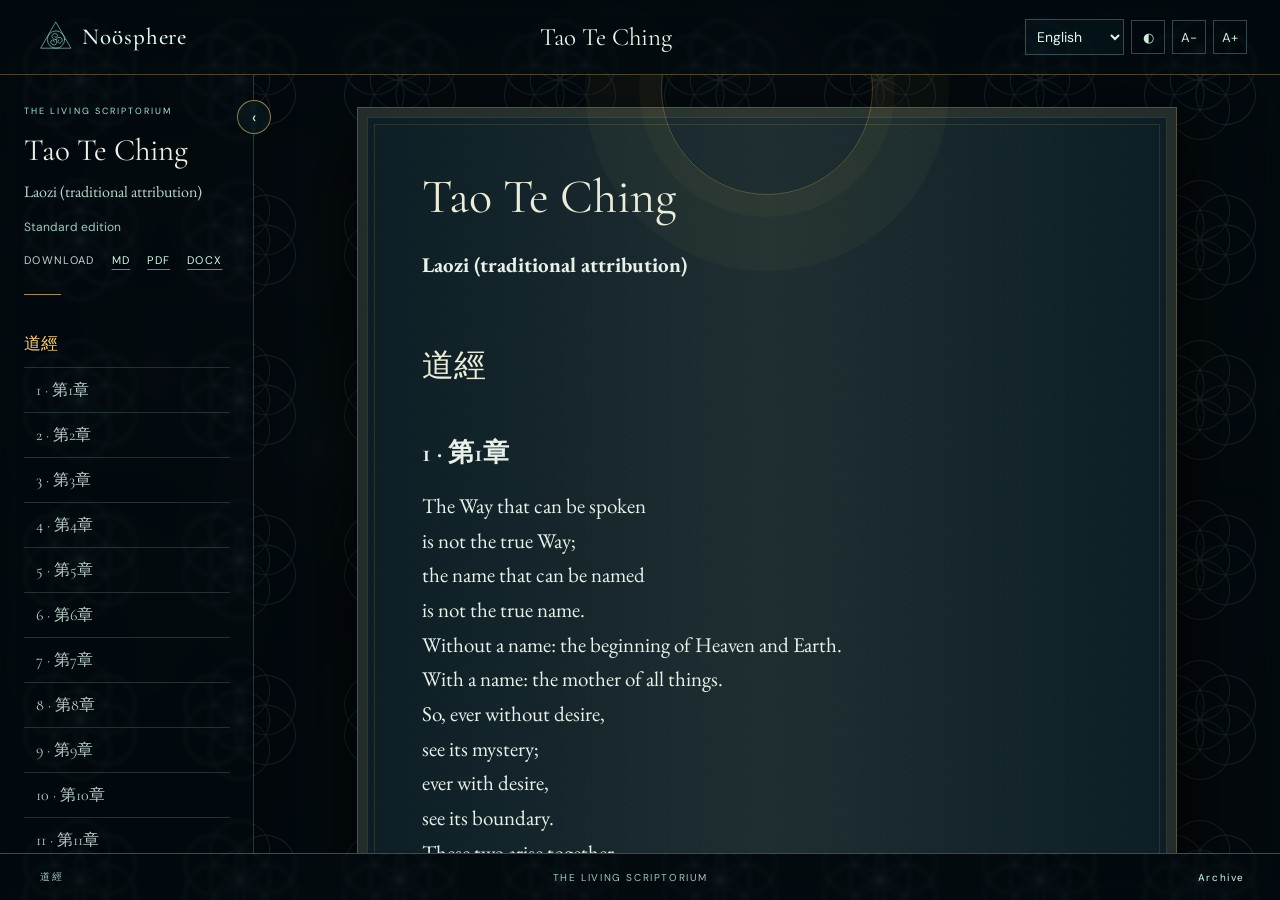
<file: books/en/tao-te-ching.html>
<!doctype html>
<html lang="en">
<head>
<meta charset="utf-8">
<meta name="viewport" content="width=device-width, initial-scale=1, viewport-fit=cover">
<meta name="theme-color" content="#040c11">
<meta name="description" content="Read Tao Te Ching in English (standard edition). An inquiry into the Way, naturalness, receptivity, and the relationship between opposites.">
<title>Tao Te Ching — English · Standard edition · Noösphere</title>
<link rel="canonical" href="https://noosfield.click/books/en/tao-te-ching.html">
<link rel="alternate" hreflang="en" href="https://noosfield.click/books/en/tao-te-ching.html">
<link rel="alternate" hreflang="ro" href="https://noosfield.click/books/ro/tao-te-ching.html">
<link rel="alternate" hreflang="zh" href="https://noosfield.click/books/zh/tao-te-ching.html">
<link rel="alternate" hreflang="x-default" href="https://noosfield.click/books/en/tao-te-ching.html">
<meta property="og:type" content="website">
<meta property="og:site_name" content="Noösphere">
<meta property="og:title" content="Tao Te Ching — English · Standard edition · Noösphere">
<meta property="og:description" content="Read Tao Te Ching in English (standard edition). An inquiry into the Way, naturalness, receptivity, and the relationship between opposites.">
<meta property="og:url" content="https://noosfield.click/books/en/tao-te-ching.html">
<meta property="og:image" content="https://noosfield.click/assets/share.png">
<meta property="og:image:width" content="1200">
<meta property="og:image:height" content="630">
<meta property="og:image:alt" content="Noösphere — The Living Scriptorium">
<meta name="twitter:card" content="summary_large_image">
<script type="application/ld+json">{"@context": "https://schema.org", "@type": "Book", "name": "Tao Te Ching", "url": "https://noosfield.click/books/en/tao-te-ching.html", "inLanguage": "en", "bookEdition": "Standard edition"}</script>
<link rel="preconnect" href="https://fonts.googleapis.com">
<link href="https://fonts.googleapis.com/css2?family=Cormorant+Garamond:wght@400;500;600&family=DM+Sans:wght@400;500&family=EB+Garamond:ital,wght@0,400;0,500;1,400&family=Noto+Serif+SC:wght@400;500&display=swap" rel="stylesheet">
<link rel="icon" type="image/svg+xml" href="../../assets/icons/tao-te-ching.svg">
<link rel="stylesheet" href="../../styles.css">
<link rel="stylesheet" href="../../reader.css">
<script src="../../reader.js" defer></script>
</head>
<body data-scene="reader" class="book-reader" style="--aura:#ffd166">
<div class="reading-environment" aria-hidden="true"></div>
<div class="background-mesh" aria-hidden="true"></div>
<a class="skip-reading" href="#bookText">Skip to text</a>
<header class="reading-header">
<a class="reader-back" href="../../index.html#book/tao-te-ching" aria-label="Noösphere — return to volume"><img src="../../assets/site-mark.svg" alt="" width="32" height="32"><span class="reader-brand">Noösphere</span></a>
<span class="reader-book-title">Tao Te Ching</span>
<div class="reading-controls">
<label class="sr-only" for="bookLanguage">Book language</label>
<select id="bookLanguage" aria-label="Book language"><option value="../../books/en/tao-te-ching.html" selected>English</option><option value="../../books/ro/tao-te-ching.html">Romanian</option><option value="../../books/zh/tao-te-ching.html">Chinese</option></select>
<button id="themeToggle" aria-label="Switch reading surface" aria-pressed="false" title="Switch reading surface">◐</button>
<button id="fontMinus" aria-label="Decrease reading font">A−</button>
<button id="fontPlus" aria-label="Increase reading font">A+</button>
</div>
</header>
<div class="reader-layout" id="readerLayout">
<aside class="toc" id="toc" aria-label="Book navigation"><div class="toc-inner">
<div class="toc-eyebrow">THE LIVING SCRIPTORIUM</div><h2>Tao Te Ching</h2><p>Laozi (traditional attribution)</p><p class="edition-label">Standard edition</p>
<div class="format-links"><span>DOWNLOAD</span><a href="../../content/tao-te-ching/book-en.md" download>MD</a><a href="../../content/tao-te-ching/book-en.pdf" download>PDF</a><a href="../../content/tao-te-ching/book-en.docx" download>DOCX</a></div>
<div class="toc-divider"></div><nav aria-label="Contents" lang="en" dir="ltr"><a class="toc-jump toc-level-2" href="#道經">道經</a><a class="toc-jump toc-level-3" href="#section1-1">1 · 第1章</a><a class="toc-jump toc-level-3" href="#section1-2">2 · 第2章</a><a class="toc-jump toc-level-3" href="#section1-3">3 · 第3章</a><a class="toc-jump toc-level-3" href="#section1-4">4 · 第4章</a><a class="toc-jump toc-level-3" href="#section1-5">5 · 第5章</a><a class="toc-jump toc-level-3" href="#section1-6">6 · 第6章</a><a class="toc-jump toc-level-3" href="#section1-7">7 · 第7章</a><a class="toc-jump toc-level-3" href="#section1-8">8 · 第8章</a><a class="toc-jump toc-level-3" href="#section1-9">9 · 第9章</a><a class="toc-jump toc-level-3" href="#section1-10">10 · 第10章</a><a class="toc-jump toc-level-3" href="#section1-11">11 · 第11章</a><a class="toc-jump toc-level-3" href="#section1-12">12 · 第12章</a><a class="toc-jump toc-level-3" href="#section1-13">13 · 第13章</a><a class="toc-jump toc-level-3" href="#section1-14">14 · 第14章</a><a class="toc-jump toc-level-3" href="#section1-15">15 · 第15章</a><a class="toc-jump toc-level-3" href="#section1-16">16 · 第16章</a><a class="toc-jump toc-level-3" href="#section1-17">17 · 第17章</a><a class="toc-jump toc-level-3" href="#section1-18">18 · 第18章</a><a class="toc-jump toc-level-3" href="#section1-19">19 · 第19章</a><a class="toc-jump toc-level-3" href="#section1-20">20 · 第20章</a><a class="toc-jump toc-level-3" href="#section1-21">21 · 第21章</a><a class="toc-jump toc-level-3" href="#section1-22">22 · 第22章</a><a class="toc-jump toc-level-3" href="#section1-23">23 · 第23章</a><a class="toc-jump toc-level-3" href="#section1-24">24 · 第24章</a><a class="toc-jump toc-level-3" href="#section1-25">25 · 第25章</a><a class="toc-jump toc-level-3" href="#section1-26">26 · 第26章</a><a class="toc-jump toc-level-3" href="#section1-27">27 · 第27章</a><a class="toc-jump toc-level-3" href="#section1-28">28 · 第28章</a><a class="toc-jump toc-level-3" href="#section1-29">29 · 第29章</a><a class="toc-jump toc-level-3" href="#section1-30">30 · 第30章</a><a class="toc-jump toc-level-3" href="#section1-31">31 · 第31章</a><a class="toc-jump toc-level-3" href="#section1-32">32 · 第32章</a><a class="toc-jump toc-level-3" href="#section1-33">33 · 第33章</a><a class="toc-jump toc-level-3" href="#section1-34">34 · 第34章</a><a class="toc-jump toc-level-3" href="#section1-35">35 · 第35章</a><a class="toc-jump toc-level-3" href="#section1-36">36 · 第36章</a><a class="toc-jump toc-level-3" href="#section1-37">37 · 第37章</a><a class="toc-jump toc-level-2" href="#德經">德經</a><a class="toc-jump toc-level-3" href="#section2-38">38 · 第38章</a><a class="toc-jump toc-level-3" href="#section2-39">39 · 第39章</a><a class="toc-jump toc-level-3" href="#section2-40">40 · 第40章</a><a class="toc-jump toc-level-3" href="#section2-41">41 · 第41章</a><a class="toc-jump toc-level-3" href="#section2-42">42 · 第42章</a><a class="toc-jump toc-level-3" href="#section2-43">43 · 第43章</a><a class="toc-jump toc-level-3" href="#section2-44">44 · 第44章</a><a class="toc-jump toc-level-3" href="#section2-45">45 · 第45章</a><a class="toc-jump toc-level-3" href="#section2-46">46 · 第46章</a><a class="toc-jump toc-level-3" href="#section2-47">47 · 第47章</a><a class="toc-jump toc-level-3" href="#section2-48">48 · 第48章</a><a class="toc-jump toc-level-3" href="#section2-49">49 · 第49章</a><a class="toc-jump toc-level-3" href="#section2-50">50 · 第50章</a><a class="toc-jump toc-level-3" href="#section2-51">51 · 第51章</a><a class="toc-jump toc-level-3" href="#section2-52">52 · 第52章</a><a class="toc-jump toc-level-3" href="#section2-53">53 · 第53章</a><a class="toc-jump toc-level-3" href="#section2-54">54 · 第54章</a><a class="toc-jump toc-level-3" href="#section2-55">55 · 第55章</a><a class="toc-jump toc-level-3" href="#section2-56">56 · 第56章</a><a class="toc-jump toc-level-3" href="#section2-57">57 · 第57章</a><a class="toc-jump toc-level-3" href="#section2-58">58 · 第58章</a><a class="toc-jump toc-level-3" href="#section2-59">59 · 第59章</a><a class="toc-jump toc-level-3" href="#section2-60">60 · 第60章</a><a class="toc-jump toc-level-3" href="#section2-61">61 · 第61章</a><a class="toc-jump toc-level-3" href="#section2-62">62 · 第62章</a><a class="toc-jump toc-level-3" href="#section2-63">63 · 第63章</a><a class="toc-jump toc-level-3" href="#section2-64">64 · 第64章</a><a class="toc-jump toc-level-3" href="#section2-65">65 · 第65章</a><a class="toc-jump toc-level-3" href="#section2-66">66 · 第66章</a><a class="toc-jump toc-level-3" href="#section2-67">67 · 第67章</a><a class="toc-jump toc-level-3" href="#section2-68">68 · 第68章</a><a class="toc-jump toc-level-3" href="#section2-69">69 · 第69章</a><a class="toc-jump toc-level-3" href="#section2-70">70 · 第70章</a><a class="toc-jump toc-level-3" href="#section2-71">71 · 第71章</a><a class="toc-jump toc-level-3" href="#section2-72">72 · 第72章</a><a class="toc-jump toc-level-3" href="#section2-73">73 · 第73章</a><a class="toc-jump toc-level-3" href="#section2-74">74 · 第74章</a><a class="toc-jump toc-level-3" href="#section2-75">75 · 第75章</a><a class="toc-jump toc-level-3" href="#section2-76">76 · 第76章</a><a class="toc-jump toc-level-3" href="#section2-77">77 · 第77章</a><a class="toc-jump toc-level-3" href="#section2-78">78 · 第78章</a><a class="toc-jump toc-level-3" href="#section2-79">79 · 第79章</a><a class="toc-jump toc-level-3" href="#section2-80">80 · 第80章</a><a class="toc-jump toc-level-3" href="#section2-81">81 · 第81章</a><a class="toc-jump toc-level-2" href="#publication-notes">Publication notes</a><a class="toc-jump toc-level-3" href="#text">text</a></nav>
<div class="edition-links"><h3>Other editions</h3><a href="../../books/en/tao-te-ching-annotated.html" data-edition-link>Annotated edition · English</a></div>
<a class="toc-return" href="../../index.html">Return to the archive</a>
</div></aside>
<button id="tocToggle" class="toc-tab" aria-controls="toc" aria-expanded="true" aria-label="Collapse table of contents">‹</button>
<main class="page-flow" id="pageFlow" tabindex="-1" aria-label="Book text">
<article class="page-sheet book-text" id="bookText" lang="en" dir="ltr"><h1 id="tao-te-ching">Tao Te Ching</h1>
<p><strong>Laozi (traditional attribution)</strong></p>
<h2 id="道經">道經</h2>
<h3 id="section1-1">1 · 第1章</h3>
<p>The Way that can be spoken<br />
is not the true Way;<br />
the name that can be named<br />
is not the true name.<br />
Without a name: the beginning of Heaven and Earth.<br />
With a name: the mother of all things.<br />
So, ever without desire,<br />
see its mystery;<br />
ever with desire,<br />
see its boundary.<br />
These two arise together<br />
and differ in name;<br />
together they are called mystery.<br />
Mystery within mystery—<br />
the gate of all wonders.</p>
<h3 id="section1-2">2 · 第2章</h3>
<p>When all beneath Heaven know beauty as beauty,<br />
ugliness is already there.<br />
When all know good as good,<br />
what is not good is already there.<br />
So being and nonbeing arise from one another;<br />
difficult and easy complete one another;<br />
long and short set one another’s measure;<br />
high and low lean toward one another;<br />
tones and sounds harmonize with one another;<br />
before and after follow one another.<br />
Therefore the sage acts through non-doing<br />
and carries out a teaching without words.<br />
All things arise, and he does not turn them away;<br />
he gives them life but does not possess them,<br />
acts but does not rely on the deed,<br />
brings the work to completion but does not claim it.<br />
Because he does not claim it,<br />
it does not leave him.</p>
<h3 id="section1-3">3 · 第3章</h3>
<p>Do not exalt the worthy,<br />
and the people will not contend.<br />
Do not prize goods hard to obtain,<br />
and the people will not become thieves.<br />
Do not display what stirs desire,<br />
and the people’s hearts will not be thrown into disorder.<br />
Thus in the sage’s rule:<br />
empty their hearts,<br />
fill their bellies,<br />
weaken their ambitions,<br />
strengthen their bones.<br />
Always keep the people without knowledge and without desire.<br />
Make those with knowledge dare not act.<br />
Act through non-doing,<br />
and nothing will remain ungoverned.</p>
<h3 id="section1-4">4 · 第4章</h3>
<p>The Way is hollow;<br />
use it, and it may never fill.<br />
Deep—perhaps the forebear of all things.<br />
It blunts their sharpness,<br />
unties their knots,<br />
softens their light,<br />
mingles with their dust.<br />
So deep—perhaps it is there.<br />
I do not know whose child it is;<br />
it seems to come before the Lord.</p>
<h3 id="section1-5">5 · 第5章</h3>
<p>Heaven and Earth are not benevolent:<br />
they treat all things as straw dogs.<br />
The sage is not benevolent:<br />
he treats the people as straw dogs.<br />
Is not the space between Heaven and Earth like a bellows?<br />
Hollow, yet it does not give way;<br />
move it, and ever more comes forth.<br />
Too much talk soon exhausts.<br />
Better to hold to the center.</p>
<h3 id="section1-6">6 · 第6章</h3>
<p>The spirit of the valley does not die:<br />
this is called the mysterious female.<br />
The gate of the mysterious female—<br />
this is called the root of Heaven and Earth.<br />
Endlessly, as if it were there;<br />
use it without toil.</p>
<h3 id="section1-7">7 · 第7章</h3>
<p>Heaven lasts; Earth endures.<br />
Heaven and Earth can last so long:<br />
They do not live for themselves;<br />
therefore they live long.</p>
<p>So the sage puts himself last,<br />
and comes first;<br />
leaves himself out of account,<br />
and is kept safe.<br />
Is it not because he is without self-interest<br />
that he can fulfil his own good?</p>
<h3 id="section1-8">8 · 第8章</h3>
<p>The highest good is like water.<br />
Water is good at helping all things;<br />
it does not contend.<br />
It settles where people disdain to be,<br />
so it comes near the Way.</p>
<p>In dwelling, be good as the ground.<br />
In heart, be good as the deep.<br />
In giving, be good in kindness.<br />
In speech, be good in trust.<br />
In setting things right, be good at governing.<br />
In work, be good at what you can do.<br />
In movement, be good in timing.<br />
Because it does not contend,<br />
there is no blame.</p>
<h3 id="section1-9">9 · 第9章</h3>
<p>Hold it, fill it to the brim—<br />
better to stop.<br />
Hone it to a point—<br />
it cannot stay sharp for long.<br />
Gold and jade fill the hall:<br />
no one can keep them safe.<br />
Grow proud of wealth and rank,<br />
and you bring trouble on yourself.<br />
When the work is done, withdraw.<br />
This is Heaven’s Way.</p>
<h3 id="section1-10">10 · 第10章</h3>
<p>Hold the body-soul as one:<br />
can you keep them from parting?<br />
Gather breath; make it supple:<br />
can you be a newborn?<br />
Wash clean the dark seeing:<br />
can you leave it without a flaw?<br />
Love the realm; govern the people:<br />
can you do it without knowing?<br />
As Heaven’s gate opens and closes,<br />
can you be the female?<br />
With clear sight reaching everywhere,<br />
can you refrain from action?<br />
Give life; nurture.<br />
Give life, yet do not possess;<br />
act, yet do not rely;<br />
lead, yet do not rule.<br />
This is hidden potency.</p>
<h3 id="section1-11">11 · 第11章</h3>
<p>Thirty spokes share one hub;<br />
where it is empty, the cart can roll.<br />
Knead clay to make a vessel;<br />
where it is empty, the vessel can hold.<br />
Cut doors and windows to make a room;<br />
where they are empty, the room can be lived in.<br />
What is there brings advantage;<br />
what is not there makes it work.</p>
<h3 id="section1-12">12 · 第12章</h3>
<p>The five colours blind the eye.<br />
The five tones deafen the ear.<br />
The five flavours dull the mouth.<br />
Racing and hunting drive the heart wild.<br />
Rare goods hinder a person’s way.<br />
So the sage tends the belly, not the eye:<br />
lets go of that<br />
and takes this.</p>
<h3 id="section1-13">13 · 第13章</h3>
<p>Favour and disgrace—both startle.<br />
Great trouble is prized as the body.<br />
What is meant by “favour and disgrace—both startle”?<br />
Favour puts one below:<br />
gain it, and start;<br />
lose it, and start.<br />
That is what “favour and disgrace—both startle” means.<br />
What is meant by “great trouble is prized as the body”?<br />
I have great trouble<br />
because I have a body.<br />
Were I without a body,<br />
what trouble could reach me?<br />
So, one who prizes the body as all under Heaven<br />
may be entrusted with all under Heaven;<br />
one who loves the body as all under Heaven<br />
may be given all under Heaven to care for.</p>
<h3 id="section1-14">14 · 第14章</h3>
<p>Look for it: unseen.<br />
Name it “indistinct.”<br />
Listen for it: unheard.<br />
Name it “inaudible.”<br />
Reach for it: beyond grasp.<br />
Name it “subtle.”<br />
These three cannot be pursued to the end;<br />
mingling, they become one.<br />
Above, it is not bright;<br />
below, it is not dark.<br />
Unceasing, it cannot be named;<br />
it returns to no-thing.<br />
This is called the form without form,<br />
the image of no-thing:<br />
call it elusive, dim.<br />
Meet it: its head is not seen.<br />
Follow it: its rear is not seen.<br />
Hold to the Way of old<br />
to govern what is here now.<br />
Know the beginning of old—<br />
this is the Way’s thread.</p>
<h3 id="section1-15">15 · 第15章</h3>
<p>Those skilled in the Way of old<br />
were fine, mysterious, far-reaching,<br />
so deep they could not be known.<br />
Because they could not be known,<br />
I can only sketch their bearing:<br />
cautious—as one crossing a stream in winter;<br />
wary—as if fearing neighbours on every side;<br />
solemn in their bearing;<br />
loose, like ice about to melt;<br />
plain, like uncarved wood;<br />
open, like a valley;<br />
murky, like troubled water.<br />
Who can let the murky grow still<br />
and slowly clear?<br />
Who, at rest, can move for long<br />
and slowly come to life?<br />
Those who keep this Way do not seek fullness.<br />
Not being full,<br />
they can be worn and not made new.</p>
<h3 id="section1-16">16 · 第16章</h3>
<p>Reach the utmost emptiness;<br />
keep to stillness, deep and firm.<br />
All things rise together;<br />
I watch their return.<br />
Teeming, each thing<br />
returns again to its root.<br />
Return to the root: stillness.<br />
This is return to one’s lot.<br />
Return to one’s lot: the enduring.<br />
Know the enduring: clarity.<br />
Not knowing what endures,<br />
one acts rashly—and disaster follows.<br />
Knowing what endures, one is receptive;<br />
receptive, one becomes impartial;<br />
impartial, one becomes whole;<br />
whole, one is of Heaven;<br />
Heaven is the Way;<br />
the Way endures, long-lasting.<br />
To the end of life: no danger.</p>
<h3 id="section1-17">17 · 第17章</h3>
<p>Of the highest ruler,<br />
the people know only that he is there.<br />
The next they draw near to, and praise;<br />
the next they fear;<br />
the next they scorn.<br />
When trust is not enough,<br />
mistrust follows.<br />
How sparing he is with words!<br />
Work done, the task fulfilled,<br />
the people all say:<br />
“We are so of ourselves.”</p>
<h3 id="section1-18">18 · 第18章</h3>
<p>When the great Way falls away,<br />
benevolence and righteousness arise.<br />
When wisdom and cleverness emerge,<br />
great deceit appears.<br />
When the six family bonds fall out of harmony,<br />
filial care and parental love arise.<br />
When the state lies in darkness and disorder,<br />
loyal ministers appear.</p>
<h3 id="section1-19">19 · 第19章</h3>
<p>Cut off holiness; cast out cleverness,<br />
and the people gain a hundredfold.<br />
Cut off benevolence; cast out righteousness,<br />
and the people return to filial and parental care.<br />
Cut off craft; cast out profit,<br />
and thieves and robbers disappear.<br />
These three, as adornments, do not suffice;<br />
so give them something to hold to:<br />
see the plain, embrace uncarved wood;<br />
make less of self, desire less.</p>
<h3 id="section1-20">20 · 第20章</h3>
<p>Leave learning behind, and worry falls away.<br />
A reverent “yes” and a careless “ah”—how far apart?<br />
Good and bad—how far apart?<br />
What people fear, one must fear.<br />
How vast it is, without end!<br />
Everyone is buoyant, as at the great sacrifice,<br />
as if climbing a terrace in spring.<br />
I alone am still, before any sign,<br />
like a newborn who has not yet smiled;<br />
worn thin, with nowhere to call home.<br />
Everyone has more than enough;<br />
I alone seem to have lost all.<br />
Mine is a fool’s heart—clouded, unformed.<br />
Others shine clear;<br />
I alone am dim.<br />
Others see sharply;<br />
I alone am dull.<br />
I drift like the sea,<br />
unmoored, with no stopping place.<br />
Everyone has a purpose;<br />
I alone am stubborn, lowly, out of place.<br />
I alone differ from other people,<br />
and prize being fed by the Mother.</p>
<h3 id="section1-21">21 · 第21章</h3>
<p>The bearing of great potency<br />
follows only the Way.<br />
The Way, as a thing,<br />
is dim, elusive.<br />
Elusive, dim; within it there is an image.<br />
Dim, elusive; within it there is a thing.<br />
Deep, dark; within it there is an essence.<br />
That essence is wholly real; within it is trust.<br />
From now back to ancient times,<br />
its name has never fallen away;<br />
by it we survey the beginnings of all things.<br />
How do I know what those beginnings are like?<br />
By this.</p>
<h3 id="section1-22">22 · 第22章</h3>
<p>When bent, one is made whole;<br />
when crooked, one becomes straight;<br />
when hollow, one is filled;<br />
when worn, one is renewed;<br />
with little, one gains;<br />
with much, one is bewildered.<br />
So the sage holds to the One,<br />
the pattern for all under Heaven.<br />
Not showing himself, he is clear;<br />
not declaring himself right, he is seen;<br />
not boasting, he has merit;<br />
not exalting himself, he endures.<br />
Because he does not contend,<br />
no one under Heaven can contend with him.<br />
The old saying, “Bent, and whole”—<br />
how could it be empty words?<br />
Whole, truly, all return to it.</p>
<h3 id="section1-23">23 · 第23章</h3>
<p>Speaking little comes of itself.<br />
Thus a gale does not last all morning;<br />
a cloudburst does not last all day.<br />
Who brings these about?<br />
Heaven and Earth.<br />
Even Heaven and Earth cannot make them last—<br />
how much less can people?<br />
Those who work with the Way are one with the Way;<br />
those with potency are one with potency;<br />
those who are lost are one with loss.<br />
The Way gladly welcomes those who are one with it;<br />
potency gladly welcomes those who are one with potency;<br />
loss gladly welcomes those who are one with loss.<br />
When trust runs short,<br />
mistrust follows.</p>
<h3 id="section1-24">24 · 第24章</h3>
<p>On tiptoe, one cannot stand firm;<br />
with a great stride, one cannot walk far.<br />
Who shows himself is not clear;<br />
who declares himself right is not made manifest;<br />
who boasts has no merit;<br />
who exalts himself does not endure.<br />
As for the Way, these are<br />
leftover food, needless growths.<br />
Things may loathe them;<br />
one who has the Way does not abide in them.</p>
<h3 id="section1-25">25 · 第25章</h3>
<p>A thing takes shape in the undivided,<br />
born before Heaven and Earth.<br />
Silent, empty,<br />
it stands alone and does not change;<br />
circling everywhere, it is never spent.<br />
It may be the mother of all under Heaven.<br />
I do not know its name.<br />
I call it the Way.<br />
Forced to name it, I call it Great.<br />
Great: it passes on.<br />
Passing on: it reaches far.<br />
Reaching far: it returns.<br />
So the Way is great,<br />
Heaven is great,<br />
Earth is great,<br />
and the king is great too.<br />
Within the realm there are four greats,<br />
and the king is one of them.<br />
People take Earth as their model;<br />
Earth takes Heaven as its model;<br />
Heaven takes the Way as its model;<br />
the Way takes what is so of itself as its model.</p>
<h3 id="section1-26">26 · 第26章</h3>
<p>Weight is the root of lightness;<br />
stillness, the ruler of unrest.<br />
So the sage travels all day<br />
without leaving the baggage behind.<br />
Though grand sights abound,<br />
he rests at ease, beyond their pull.<br />
How could the lord of ten thousand chariots<br />
take his own person lightly before the realm?<br />
Lightness loses the root;<br />
unrest loses the ruler.</p>
<h3 id="section1-27">27 · 第27章</h3>
<p>Skilled at walking, leaving no tracks;<br />
skilled at speech, leaving no flaw;<br />
skilled at counting, needing no tallies.<br />
Skilled at closing: no bolt,<br />
yet it cannot be opened.<br />
Skilled at tying: no cord,<br />
yet it cannot be undone.<br />
So the sage is always skilled at saving people:<br />
no one is cast aside.<br />
Always skilled at saving things:<br />
nothing is cast aside.<br />
This is called inheriting the light.<br />
The good person teaches the one who is not good;<br />
the one who is not good is the good person’s resource.<br />
If the teacher is not honored,<br />
if the resource is not cherished,<br />
even the wise fall into great delusion.<br />
This is the heart of the mystery.</p>
<h3 id="section1-28">28 · 第28章</h3>
<p>Know the male,<br />
keep to the female:<br />
be the world’s ravine.<br />
As the world’s ravine,<br />
enduring potency does not leave;<br />
return to the newborn.</p>
<p>Know the white,<br />
keep to the black:<br />
be the world’s pattern.<br />
As the world’s pattern,<br />
enduring potency does not stray;<br />
return to the boundless.</p>
<p>Know glory,<br />
keep to disgrace:<br />
be the world’s valley.<br />
As the world’s valley,<br />
enduring potency comes to fullness;<br />
return to uncarved wood.</p>
<p>When uncarved wood is scattered,<br />
it becomes vessels.<br />
The sage uses them<br />
as officers and chiefs.<br />
Thus the great ordering does not cut apart.</p>
<h3 id="section1-29">29 · 第29章</h3>
<p>When one wants to take the realm<br />
and act upon it,<br />
I see that it cannot be done.<br />
The realm is a sacred vessel:<br />
it cannot be acted upon.<br />
Whoever acts upon it ruins it;<br />
whoever grasps it loses it.</p>
<p>Some things go ahead, others follow;<br />
some breathe out softly, others blow;<br />
some are strong, others frail;<br />
some are checked, others ruined.<br />
Therefore the sage removes the extreme,<br />
removes extravagance,<br />
removes excess.</p>
<h3 id="section1-30">30 · 第30章</h3>
<p>One who helps a ruler by the Way<br />
does not use arms to strengthen the realm.<br />
Such deeds tend to return.<br />
Where an army has camped,<br />
thorns and brambles grow.<br />
After a great army,<br />
bad years are sure to come.</p>
<p>The skilled reach the result, and no more;<br />
they dare not use it to seize strength.<br />
Bring the result, but do not boast;<br />
bring the result, but do not claim merit;<br />
bring the result, but do not grow proud.<br />
Reach the result only when there is no choice;<br />
reach it, but do not press your strength.</p>
<p>When things are strong, they grow old:<br />
this is called being contrary to the Way.<br />
What is contrary to the Way soon ends.</p>
<h3 id="section1-31">31 · 第31章</h3>
<p>Fine weapons are ill-omened tools;<br />
things may loathe them.<br />
So the one who follows the Way<br />
does not abide among them.</p>
<p>At home, the noble honors the left;<br />
in war, the right.<br />
Arms are ill-omened tools,<br />
not the noble’s tools.<br />
When their use cannot be avoided,<br />
calm restraint is best.</p>
<p>Victory is not beautiful;<br />
to call it beautiful<br />
is to delight in killing.<br />
Whoever delights in killing<br />
cannot prevail in the world.</p>
<p>For auspicious rites, the left is honored;<br />
for inauspicious rites, the right.<br />
The deputy general stands on the left;<br />
the supreme general on the right—<br />
this is to treat them by funeral rites.</p>
<p>When many have been killed,<br />
mourn and weep for them.<br />
Victory in battle, too,<br />
is treated by funeral rites.</p>
<h3 id="section1-32">32 · 第32章</h3>
<p>The Way is nameless, ever.<br />
Though the uncarved block is small,<br />
all beneath Heaven cannot make it subject.</p>
<p>If lords and kings could keep to it,<br />
the myriad things would come as guests of their own accord.<br />
Heaven and Earth join<br />
and send down sweet dew;<br />
no one commands the people—<br />
they find their own even balance.</p>
<p>With the first making, names arise.<br />
Once names have arisen,<br />
one must know where to stop.<br />
Knowing when to stop is how danger is escaped.</p>
<p>As the Way stands in the world,<br />
so streams and valleys stand<br />
in relation to rivers and seas.</p>
<h3 id="section1-33">33 · 第33章</h3>
<p>Knowing others is wisdom;<br />
knowing oneself is illumination.<br />
Overcoming others takes strength;<br />
overcoming oneself is true strength.<br />
Who knows contentment is rich.<br />
Who persists has resolve.<br />
Who keeps their place endures.<br />
Who dies yet is not lost<br />
has long life.</p>
<h3 id="section1-34">34 · 第34章</h3>
<p>The great Way flows wide—<br />
it reaches left and right.<br />
All things rely on it and live;<br />
it turns none away.<br />
Its work is done,<br />
yet it claims no possession.<br />
It clothes and feeds all things,<br />
yet is no one’s master.<br />
Ever without desire,<br />
it may be called small.<br />
All things return to it,<br />
yet it is no one’s master;<br />
it may be called great.<br />
Because it never makes itself great,<br />
it can accomplish greatness.</p>
<h3 id="section1-35">35 · 第35章</h3>
<p>Hold fast to the great image:<br />
all beneath Heaven comes to it.<br />
Coming, they meet no harm;<br />
they rest in peace, ease, and fullness.</p>
<p>Music and rich fare<br />
make the passing traveler pause.<br />
The Way, as it leaves the mouth,<br />
is bland, without taste.<br />
Look: there is too little to see.<br />
Listen: there is too little to hear.<br />
Use it: it cannot be exhausted.</p>
<h3 id="section1-36">36 · 第36章</h3>
<p>Would you draw it in?<br />
First, stretch it out.<br />
Would you weaken it?<br />
First, make it strong.<br />
Would you cast it down?<br />
First, raise it up.<br />
Would you take from it?<br />
First, give to it.<br />
This is called subtle illumination.</p>
<p>The soft and weak overcome<br />
the hard and strong.<br />
Keep fish in the deep pool;<br />
the state’s keen instruments<br />
must not be shown to the people.</p>
<h3 id="section1-37">37 · 第37章</h3>
<p>The Way always acts without forcing,<br />
yet nothing is left undone.<br />
If lords and kings could keep to it,<br />
all things would change of themselves.<br />
If, in that change, desire stirred,<br />
I would still it with nameless uncarved wood.<br />
Nameless uncarved wood—<br />
they too would then be without desire.<br />
Without desire, through stillness,<br />
all under Heaven would settle of itself.</p>
<h2 id="德經">德經</h2>
<h3 id="section2-38">38 · 第38章</h3>
<p>The highest De does not display De;<br />
therefore it has De.<br />
The lower De never lets go of De;<br />
therefore it has no De.<br />
The highest De acts without forcing, with no aim in acting.<br />
The lower De acts, with an aim in acting.<br />
The highest benevolence acts, with no aim in acting.<br />
The highest righteousness acts, with an aim in acting.<br />
The highest ritual acts; when no one answers,<br />
it bares its arms and drags them into line.</p>
<p>Thus, when the Way is lost, De appears;<br />
when De is lost, benevolence appears;<br />
when benevolence is lost, righteousness appears;<br />
when righteousness is lost, ritual appears.<br />
Ritual is loyalty and trust grown thin,<br />
the beginning of disorder.<br />
Foreknowledge is the flower of the Way,<br />
and the beginning of folly.</p>
<p>So the great person stays with what is thick,<br />
not what is thin;<br />
with what is real,<br />
not its flower.<br />
Thus they leave that and take this.</p>
<h3 id="section2-39">39 · 第39章</h3>
<p>Of old, those who attained the One were these:<br />
Heaven attained the One and thereby became clear;<br />
Earth attained the One and thereby became settled;<br />
spirits attained the One and thereby became numinous;<br />
valleys attained the One and thereby became full;<br />
the myriad things attained the One and thereby came to life;<br />
lords and kings attained the One<br />
and thereby became the measure of all under Heaven.</p>
<p>Consider what follows:<br />
Were Heaven without clarity, it would fear splitting;<br />
were Earth without settledness, it would fear upheaval;<br />
were spirits without numinous power, they would fear ceasing;<br />
were valleys without fullness, they would fear running dry;<br />
were the myriad things without life, they would fear extinction;<br />
were lords and kings without nobility and height,<br />
they would fear being overthrown.</p>
<p>Thus the honored takes the lowly as its root;<br />
the high takes the low as its foundation.<br />
This is why lords and kings call themselves<br />
孤, 寡, and 不穀—“orphan,” “widowed,” and “unworthy.”<br />
Is this not taking the lowly as their root?<br />
Is it not?</p>
<p>Count the parts of a carriage:<br />
no carriage remains.<br />
Do not seek to be polished like jade;<br />
be rugged like stone.</p>
<h3 id="section2-40">40 · 第40章</h3>
<p>Return is the Way’s movement.<br />
Weakness is the Way’s use.</p>
<p>All things beneath Heaven<br />
come to birth from what is;<br />
what is comes to birth from what is not.</p>
<h3 id="section2-41">41 · 第41章</h3>
<p>The best learners, hearing the Way,<br />
strive to live it.<br />
The middling learners, hearing the Way,<br />
seem to keep it, seem to lose it.<br />
The poorest learners, hearing the Way,<br />
laugh out loud at it.<br />
Unless it is laughed at,<br />
it is not enough to be called the Way.</p>
<p>So the old sayings go:<br />
The bright Way seems dim.<br />
The forward Way seems to retreat.<br />
The level Way seems rough.<br />
The highest potency seems a valley.<br />
The greatest whiteness seems stained.<br />
Broad potency seems not enough.<br />
Upright potency seems furtive.<br />
True substance seems to change.<br />
The greatest square has no corners.<br />
The great vessel is completed late.<br />
The great sound is scarcely heard.<br />
The great image has no shape.<br />
The Way is hidden, without a name.<br />
Only the Way<br />
knows how to lend and bring to completion.</p>
<h3 id="section2-42">42 · 第42章</h3>
<p>The Way gives birth to One;<br />
One gives birth to Two;<br />
Two gives birth to Three;<br />
Three gives birth to all things.<br />
All things bear yin on their backs<br />
and embrace yang;<br />
the mingled breaths make harmony.</p>
<p>What people dislike,<br />
these names alone: “orphan,” “widowed,” “unworthy”;<br />
yet lords and princes take them as titles.<br />
Thus some things lose, and thereby gain;<br />
others gain, and thereby lose.</p>
<p>What people teach, I teach too:<br />
the forceful and violent do not die a natural death.<br />
I will make this the father of my teaching.</p>
<h3 id="section2-43">43 · 第43章</h3>
<p>The softest beneath Heaven<br />
runs through the hardest beneath Heaven.<br />
What has no substance enters where there is no gap.<br />
From this I know the benefit of non-action.<br />
Teaching without words,<br />
the benefit of non-action—<br />
few beneath Heaven attain them.</p>
<h3 id="section2-44">44 · 第44章</h3>
<p>Name and person—which is dearer?<br />
Person and possessions—which are worth more?<br />
Gain and loss—which does greater harm?</p>
<p>Therefore, greatly cherishing<br />
is sure to bring great expense;<br />
hoarding much<br />
is sure to bring heavy loss.<br />
Know contentment: no disgrace.<br />
Know when to stop: no danger.<br />
Thus you can last a long time.</p>
<h3 id="section2-45">45 · 第45章</h3>
<p>Great completion seems wanting;<br />
its use is not worn away.<br />
Great fullness seems empty;<br />
its use is never exhausted.<br />
Great straightness seems bent;<br />
its use does not hold its place.<br />
Great skill seems clumsy;<br />
its use does not cease.<br />
Great eloquence seems halting;<br />
its use does not fail.</p>
<p>Restlessness overcomes cold;<br />
stillness overcomes heat.<br />
Clear stillness is the world’s true measure.</p>
<h3 id="section2-46">46 · 第46章</h3>
<p>When the Way holds sway beneath Heaven,<br />
war-horses are put to hauling manure.<br />
When the Way is absent beneath Heaven,<br />
war-horses are born on the outskirts.<br />
No calamity is greater than not knowing contentment;<br />
no fault greater than wanting to gain.<br />
The sufficiency of knowing sufficiency<br />
is always enough.</p>
<h3 id="section2-47">47 · 第47章</h3>
<p>Without going out the door,<br />
one knows the world;<br />
without peering through the window,<br />
one sees Heaven’s Way.<br />
The farther one goes,<br />
the less one knows.<br />
Therefore the sage<br />
knows without going,<br />
names without seeing,<br />
completes without doing.</p>
<h3 id="section2-48">48 · 第48章</h3>
<p>In learning, one adds day by day;<br />
in the Way, one loses day by day.<br />
Lose, and lose again,<br />
until non-action is reached.<br />
By non-action, nothing is left undone.<br />
The realm is won always through non-interference;<br />
once one interferes,<br />
one is not fit to win the realm.</p>
<h3 id="section2-49">49 · 第49章</h3>
<p>The sage has no fixed heart;<br />
the people’s hearts become his heart.<br />
To the good, I am good;<br />
to those not good, I am also good:<br />
Such is the power of goodness.<br />
Those worthy of trust, I trust;<br />
those unworthy of trust, I also trust:<br />
Such is the power of trust.<br />
The sage, among all under Heaven,<br />
draws close, draws close;<br />
for all under Heaven he mingles their hearts.<br />
The people all strain their ears and eyes;<br />
the sage makes them all children.</p>
<h3 id="section2-50">50 · 第50章</h3>
<p>Coming out into life, entering death.<br />
Those who live are three in ten;<br />
those who die are three in ten;<br />
people who, in living, move toward death’s ground<br />
are also three in ten.<br />
Why is this so?<br />
Because they make too much of living.<br />
I have heard that one skilled at tending life,<br />
walking on land, does not meet rhinoceros or tiger;<br />
entering an army, is not struck by armor or weapons.<br />
The rhinoceros finds nowhere to thrust its horn;<br />
the tiger nowhere to set its claws;<br />
the weapon nowhere to lodge its blade.<br />
Why is this so?<br />
Because there is no ground of death for them.</p>
<h3 id="section2-51">51 · 第51章</h3>
<p>The Way gives them life;<br />
De nourishes them;<br />
things give them form;<br />
circumstance brings them to completion.<br />
Thus among all things<br />
none fails to honor the Way<br />
or prize De.<br />
The Way is honored,<br />
De is prized,<br />
without anyone commanding it;<br />
it is always so of itself.<br />
So the Way gives them life;<br />
De nourishes them.<br />
They are grown and nurtured,<br />
settled and matured,<br />
sheltered and covered.<br />
Giving life without possessing,<br />
acting without relying on the deed,<br />
leading without ruling.<br />
This is dark De.</p>
<h3 id="section2-52">52 · 第52章</h3>
<p>All under Heaven has a beginning;<br />
it is taken as the mother of all under Heaven.<br />
Once you have found the mother,<br />
you know her children.<br />
Once you know her children,<br />
return and keep to their mother:<br />
to the end of your life, no danger.<br />
Block its openings;<br />
close its gates:<br />
to the end of your life, no toil.<br />
Open its openings;<br />
busy yourself with its affairs:<br />
to the end of your life, no rescue.<br />
Seeing the small is clarity;<br />
keeping to the soft is strength.<br />
Use its light,<br />
return to its brightness;<br />
bring no harm upon yourself.<br />
This is practicing the constant.</p>
<h3 id="section2-53">53 · 第53章</h3>
<p>If I had even a little knowing,<br />
walking the great Way,<br />
the only thing I would fear is straying.<br />
The great Way is very level,<br />
yet people love side paths.<br />
The court is swept clean,<br />
the fields lie thick with weeds,<br />
the granaries are very empty;<br />
while they wear patterned silk,<br />
carry sharp swords,<br />
eat and drink their fill,<br />
and have wealth to spare.<br />
This is robbers’ boasting.<br />
It is not the Way!</p>
<h3 id="section2-54">54 · 第54章</h3>
<p>What is well planted is not uprooted;<br />
what is well held is not taken away.<br />
Sons and grandsons will not cease<br />
to offer the ancestral rites.<br />
Cultivated in the person,<br />
its De becomes real;<br />
cultivated in the family,<br />
its De overflows;<br />
cultivated in the village,<br />
its De grows long;<br />
cultivated in the state,<br />
its De becomes abundant;<br />
cultivated throughout all under Heaven,<br />
its De reaches everywhere.<br />
Thus by the person, observe the person;<br />
by the family, observe the family;<br />
by the village, observe the village;<br />
by the state, observe the state;<br />
by all under Heaven, observe all under Heaven.<br />
How do I know all under Heaven is so?<br />
By this.</p>
<h3 id="section2-55">55 · 第55章</h3>
<p>Rich in De,<br />
like a newborn:<br />
bees, scorpions, snakes do not sting it;<br />
beasts do not seize it,<br />
birds of prey do not strike.</p>
<p>Its bones are weak, its sinews soft,<br />
yet its grip is firm.<br />
Before it knows the joining of female and male,<br />
yet its member rises:<br />
essence at its height.</p>
<p>It cries all day and is not hoarse:<br />
harmony at its height.<br />
To know harmony is to know what endures;<br />
to know what endures is clarity.<br />
To add to life is an ill omen.</p>
<p>The heart driving the breath is force.<br />
When things grow strong, they grow old:<br />
this is not the Way.<br />
What is not the Way soon ends.</p>
<h3 id="section2-56">56 · 第56章</h3>
<p>One who knows does not speak;<br />
one who speaks does not know.</p>
<p>Close the openings,<br />
shut the gates;<br />
blunt the sharpness,<br />
untangle its divisions;<br />
soften its light,<br />
join it with the dust.<br />
This is called mysterious union.</p>
<p>So none can draw near,<br />
none can keep distant;<br />
none can profit it,<br />
none can harm it;<br />
none can honor it,<br />
none can disgrace it.<br />
Therefore it is honored by all under Heaven.</p>
<h3 id="section2-57">57 · 第57章</h3>
<p>Rule the state by the straight;<br />
use the unorthodox in war;<br />
take the realm without meddling.</p>
<p>How do I know this is so?<br />
By this:<br />
the more taboos under Heaven,<br />
the poorer the people;<br />
the more sharp tools the people have,<br />
the darker the state grows;<br />
the more skill and cunning among people,<br />
the more strange things arise;<br />
the more laws and commands are displayed,<br />
the more thieves and robbers appear.</p>
<p>So the sage says:<br />
“I do not act,<br />
and the people change of themselves.<br />
I love stillness,<br />
and the people set themselves right.<br />
I do not meddle,<br />
and the people grow rich of themselves.<br />
I have no desire,<br />
and the people become plain, like uncarved wood, of themselves.”</p>
<h3 id="section2-58">58 · 第58章</h3>
<p>When its rule is dull and unintrusive,<br />
its people are plain and whole.<br />
When its rule is sharp and watchful,<br />
its people are wanting and worn.</p>
<p>Good fortune leans on misfortune;<br />
misfortune hides within good fortune.<br />
Who knows where it ends?<br />
There is no fixed norm.</p>
<p>The straight turns strange;<br />
the good turns uncanny.<br />
How long people have been lost!</p>
<p>So the sage is square, but does not cut;<br />
has an edge, but does not wound;<br />
is straight, but does not overreach;<br />
is bright, but does not dazzle.</p>
<h3 id="section2-59">59 · 第59章</h3>
<p>In governing people and serving Heaven,<br />
nothing is better than restraint.</p>
<p>Only through restraint<br />
does one prepare early.<br />
Preparing early is called<br />
heaping up De.<br />
With De heaped high,<br />
Nothing is left unconquered.<br />
When nothing is left unconquered,<br />
none knows its limit.<br />
When none knows its limit,<br />
one can hold the kingdom.</p>
<p>Holding the kingdom’s mother,<br />
one can endure for long.<br />
This is called deep roots,<br />
a firm rootstock:<br />
the Way of long life<br />
and long sight.</p>
<h3 id="section2-60">60 · 第60章</h3>
<p>Governing a great state<br />
is like cooking a small fish.</p>
<p>Bring the realm under the Way,<br />
and its ghosts do not wield their spirit-power.<br />
Not that their spirit-power is absent;<br />
their power does not harm people.<br />
It is not that their power does no harm;<br />
the sage, too, does not harm people.</p>
<p>When neither harms the other,<br />
their De joins and returns there.</p>
<h3 id="section2-61">61 · 第61章</h3>
<p>A great state is the low reach,<br />
where all under Heaven meet;<br />
the female of all under Heaven.<br />
The female always conquers the male by stillness;<br />
by stillness, she takes the lower place.</p>
<p>So, when a great state lies below a small state,<br />
it takes the small state;<br />
when a small state lies below a great state,<br />
it takes the great state.<br />
One lies low and takes;<br />
one lies low and is taken.</p>
<p>A great state wants no more<br />
than to gather and care for people;<br />
a small state wants no more<br />
than to enter service to people.<br />
When both get what each wants,<br />
the greater ought to lie low.</p>
<h3 id="section2-62">62 · 第62章</h3>
<p>The Way is the hidden shelter of all things,<br />
the treasure of the good,<br />
the safeguard of those who are not good.</p>
<p>Fine words can be traded;<br />
honorable conduct can raise a person above others.<br />
When people are not good,<br />
why cast them away?</p>
<p>So, at the enthronement of the Son of Heaven<br />
and the appointment of the Three Ministers,<br />
though a jade disk, clasped in both hands,<br />
goes before a team of four horses,<br />
that is not as good as sitting and offering this Way.</p>
<p>Why did people of old prize this Way?<br />
Was it not said:<br />
seek, and you will obtain;<br />
be guilty, and be let off?<br />
That is why it is prized under Heaven.</p>
<h3 id="section2-63">63 · 第63章</h3>
<p>Act without forcing;<br />
tend to affairs through non-doing;<br />
taste what has no taste.</p>
<p>Make the small great,<br />
the few many.<br />
Answer resentment with virtue.</p>
<p>Plan for the hard while it is easy;<br />
do the great while it is small.<br />
The hard affairs under Heaven<br />
must begin in the easy;<br />
the great affairs under Heaven<br />
must begin in the small.</p>
<p>Thus the sage never undertakes great things,<br />
and so can accomplish them.</p>
<p>A light promise earns little trust;<br />
to treat everything as easy brings much difficulty.<br />
Thus the sage still treats things as difficult,<br />
and in the end has no difficulty</p>
<h3 id="section2-64">64 · 第64章</h3>
<p>What is at rest is easy to hold;<br />
what has not yet shown a sign is easy to plan for.<br />
What is brittle is easy to break apart;<br />
what is minute is easy to scatter.</p>
<p>Act on what is not yet there;<br />
set things right before disorder.</p>
<p>An embrace-wide tree grows from a tiny shoot;<br />
a nine-storied tower rises from a heap of earth;<br />
a journey of a thousand miles begins beneath the feet.</p>
<p>Those who act ruin it;<br />
those who grasp lose it.<br />
Thus the sage does not act,<br />
and so does not fail;<br />
does not grasp,<br />
and so does not lose.</p>
<p>In their affairs, people often fail<br />
when they are near completion.<br />
Care for the end as for the beginning,<br />
and no affair will fail.</p>
<p>Thus the sage desires what is not desired,<br />
does not prize goods hard to get;<br />
learns what is not learned,<br />
and returns to what the many have passed by.</p>
<p>He aids all things in being so of themselves,<br />
and does not dare to act</p>
<h3 id="section2-65">65 · 第65章</h3>
<p>Those of old who were good at following the Way<br />
did not use it to enlighten the people,<br />
but to make them ignorant.</p>
<p>The people are hard to govern<br />
because they have too much cleverness.<br />
To govern a state by cleverness<br />
is the state’s bane;<br />
not to govern a state by cleverness<br />
is the state’s blessing.</p>
<p>Knowing these two is also a rule.<br />
To know the rule always<br />
is called deep de.</p>
<p>Deep de—how deep,<br />
how far!<br />
It runs counter to all things;<br />
then great harmony is reached.</p>
<h3 id="section2-66">66 · 第66章</h3>
<p>Rivers and seas can be kings of the hundred valleys<br />
because they are good at lying below them;<br />
that is how they can be kings of the hundred valleys.</p>
<p>So, if you would stand above the people,<br />
you must speak to them from below.<br />
If you would lead the people,<br />
you must put yourself behind them.</p>
<p>Thus the sage stands above,<br />
and the people do not feel his weight;<br />
he stands in front,<br />
and the people are not harmed.</p>
<p>So all under Heaven gladly press him forward<br />
and are never weary of him.<br />
Because he does not contend,<br />
no one under Heaven can contend with him.</p>
<h3 id="section2-67">67 · 第67章</h3>
<p>All under heaven call my Way great,<br />
and unlike anything else.<br />
Just because it is great,<br />
it is unlike.<br />
If it were like anything,<br />
how small it would have grown by now.</p>
<p>I hold three treasures,<br />
and keep them close:<br />
the first is compassion,<br />
the second, thrift,<br />
the third, not daring to be first under heaven.</p>
<p>Compassion makes me brave.<br />
Thrift lets me give freely.<br />
Not daring to be first<br />
makes me fit to lead.</p>
<p>Now to cast off compassion and reach for bravery,<br />
to cast off thrift and reach for abundance,<br />
to cast off the rear and take the lead—<br />
that is death.</p>
<p>With compassion, one can win in battle;<br />
with compassion, one can stand firm in defense.<br />
When Heaven is to save someone,<br />
it shields them with compassion.</p>
<h3 id="section2-68">68 · 第68章</h3>
<p>The skilled officer makes no show of force.<br />
The skilled fighter does not flare with anger.<br />
The one skilled at defeating an enemy does not engage them.<br />
The one skilled at employing people places himself beneath them.</p>
<p>This is called the virtue of not contending;<br />
this is called drawing on people’s strength;<br />
this is called matching Heaven,<br />
the ancient height of mastery.</p>
<h3 id="section2-69">69 · 第69章</h3>
<p>Those who use arms have a saying:<br />
“I dare not play the host;<br />
I would rather be the guest.<br />
I dare not advance an inch;<br />
I would rather withdraw a foot.”</p>
<p>This is called marching without a march,<br />
baring an arm without an arm,<br />
engaging without an enemy,<br />
holding without a weapon.</p>
<p>No calamity is greater than making light of the enemy.<br />
To make light of the enemy<br />
nearly costs me my treasures.</p>
<p>So, when opposing armies meet,<br />
the ones who grieve are the ones who prevail.</p>
<h3 id="section2-70">70 · 第70章</h3>
<p>My words are very easy to understand,<br />
very easy to put into practice.<br />
Yet no one under heaven can understand them;<br />
no one can put them into practice.</p>
<p>My words have an ancestor;<br />
my affairs have a ruler.<br />
Only because they do not know this<br />
do they fail to know me.</p>
<p>Those who know me are few.<br />
Those who follow me are precious.</p>
<p>That is why the sage wears coarse cloth,<br />
with jade held against the chest.</p>
<h3 id="section2-71">71 · 第71章</h3>
<p>To know that you do not know:<br />
that is best.<br />
Not to know, yet claim to know:<br />
that is a sickness.</p>
<p>Only when one is sick of sickness<br />
is one free of sickness.</p>
<p>The sage is free of sickness<br />
because he is sick of sickness;<br />
that is why he is free of it.</p>
<h3 id="section2-72">72 · 第72章</h3>
<p>When the people no longer fear authority,<br />
a greater awe is upon them.</p>
<p>Do not press in on their homes;<br />
do not weigh down their lives.<br />
Only by not weighing them down<br />
will they not grow weary of you.</p>
<p>That is why the sage knows himself<br />
but does not put himself on display;<br />
loves himself<br />
but does not exalt himself.</p>
<p>So he lets that go<br />
and takes up this.</p>
<h3 id="section2-73">73 · 第73章</h3>
<p>Brave in daring, one is killed;<br />
brave in not daring, one lives.<br />
These two may bring benefit or harm.<br />
What Heaven hates—who knows why?<br />
For this the sage hesitates.</p>
<p>The Way of Heaven does not contend,<br />
yet excels at victory;<br />
does not speak,<br />
yet excels at answering;<br />
is not summoned,<br />
yet comes of itself;<br />
unhurried, it excels at planning.<br />
Heaven’s net is vast and wide:<br />
sparse, yet nothing slips through.</p>
<h3 id="section2-74">74 · 第74章</h3>
<p>If the people do not fear death,<br />
why threaten them with death?<br />
If the people always feared death,<br />
and those who deviate<br />
I could seize and kill,<br />
who would dare?</p>
<p>There is always an executioner who kills.<br />
To take the executioner’s place and kill<br />
is to take the great carpenter’s place<br />
and hew.<br />
Few who take the great carpenter’s place<br />
escape without injuring their own hands.</p>
<h3 id="section2-75">75 · 第75章</h3>
<p>The people go hungry<br />
because those above consume too much tax revenue;<br />
that is why they are hungry.<br />
The people are hard to govern<br />
because their superiors act too much;<br />
that is why they are hard to govern.<br />
The people make light of death<br />
because their superiors seek life in excess;<br />
that is why they make light of death.</p>
<p>The one who does not act for life’s sake<br />
is better than the one who prizes life.</p>
<h3 id="section2-76">76 · 第76章</h3>
<p>Alive, a person is soft and weak;<br />
dead, hard and strong.<br />
All things, grasses and trees,<br />
alive are tender and fragile;<br />
dead, withered and dry.</p>
<p>The hard and strong belong to death;<br />
the soft and weak belong to life.<br />
When an army is strong, it does not win;<br />
when wood grows strong, it meets the weapon.<br />
The great and strong are placed below;<br />
the soft and weak are placed above.</p>
<h3 id="section2-77">77 · 第77章</h3>
<p>Is not the Way of Heaven<br />
like drawing a bow?<br />
What is high, it presses down;<br />
what is low, it raises up.<br />
What has excess, it reduces;<br />
what lacks, it fills.</p>
<p>The Way of Heaven<br />
reduces what has excess<br />
and fills what is lacking.<br />
The way of people is not so:<br />
they take from what is lacking<br />
to serve what has excess.</p>
<p>Who can offer their excess<br />
to all beneath Heaven?<br />
Only one who holds the Way.<br />
Thus the sage acts, yet does not rely on it;<br />
when the work is done, the sage does not rest on its merit;<br />
does not wish to display worth.</p>
<h3 id="section2-78">78 · 第78章</h3>
<p>Nothing beneath Heaven is softer or weaker than water;<br />
yet in attacking what is hard and strong,<br />
nothing can surpass it.<br />
Nothing can take its place.</p>
<p>The weak overcome the strong;<br />
the soft overcome the hard.<br />
Everyone beneath Heaven knows this;<br />
no one can put it into practice.</p>
<p>Therefore the sage says:<br />
“To bear the state’s filth<br />
is to be lord of its altars.<br />
To bear the state’s ill omen<br />
is to be king beneath Heaven.”</p>
<p>Straight words sound like their opposite.</p>
<h3 id="section2-79">79 · 第79章</h3>
<p>Settle a great resentment,<br />
and resentment remains.<br />
How could this be good?</p>
<p>So the sage holds the left tally<br />
and makes no demands of others.<br />
The one with de keeps the tally;<br />
the one without de exacts the tax.</p>
<p>Heaven’s Way takes no sides:<br />
it is always with the good.</p>
<h3 id="section2-80">80 · 第80章</h3>
<p>Let the country be small, its people few.<br />
Let there be tools tenfold, a hundredfold,<br />
yet let none be used.<br />
Let the people take death seriously<br />
and not move far away.</p>
<p>Though they have boats and carts,<br />
let there be no occasion to ride in them.<br />
Though they have armor and weapons,<br />
let there be no occasion to display them.<br />
Let people return to knotted cords and use them.</p>
<p>Let them find their food sweet,<br />
their clothes beautiful,<br />
their homes peaceful,<br />
their customs a joy.</p>
<p>Neighboring states within sight of one another,<br />
the sounds of dogs and cocks heard across;<br />
the people, grown old and dying,<br />
never visit one another.</p>
<h3 id="section2-81">81 · 第81章</h3>
<p>Faithful words are not beautiful;<br />
beautiful words are not faithful.<br />
The good do not argue;<br />
those who argue are not good.<br />
Those who know are not widely learned;<br />
the widely learned do not know.</p>
<p>The sage does not hoard.<br />
The more he does for others,<br />
the more he has.<br />
The more he gives to others,<br />
the more he has.</p>
<p>Heaven’s Way benefits and does no harm.<br />
The sage’s Way acts without contending.</p>
<h2 id="publication-notes">Publication notes</h2>
<h3 id="text">text</h3>
<p>This English edition is translated directly from the supplied Chinese chapter text, not through another English translation. The supplied file labels its witness the Wang Bi received recension (王弼本), without commentary, and describes it as a transmitted text rather than an autograph or the excavated Mawangdui / Guodian manuscript text. These edition details are source-file claims, not independently established conclusions. The work is traditionally attributed to Laozi; the supplied material does not establish a historical identity.</p>
<p>The supplied file names <a href="https://zh.wikisource.org/wiki/道德經_(王弼本)">Chinese Wikisource — 道德經（王弼本）</a> and says the text was reproduced at <a href="https://tools.vege.club/classics/dao-de-jing/">tools.vege.club</a>; its stated access date is 7 November 2026. The research record checked selected passages on the opened pages, not the entire text. The mirror page itself states that its transcription and punctuation are offered under CC BY-SA 4.0 and that the ancient base text is public domain. That mirror statement was verified as a statement on that page; Wikisource’s own full licensing and revision history were not independently verified. These claims do not grant or determine rights in this new translation and are not a legal opinion.</p>
<p>Published English translations were consulted only as limited comparators at selected passages, not as the translation base or as a complete collation: James Legge, <em>The Tao Teh King</em> (1891; Project Gutenberg), “The Tao that can be trodden is not the enduring and unchanging Tao”; Arthur Waley, <em>The Way and its Power</em> (1934; third-party transcription at Terebess), “The Way that can be told of is not an Unvarying Way”; D. C. Lau, <em>Lao Tzu, Tao Te Ching</em> (1963; third-party transcription at Terebess), “The way that can be spoken of is not the constant way”; and Gia-Fu Feng and Jane English, <em>Tao Te Ching</em> (1972 / 1989 text; author/publisher-related pages and a Terebess transcription), “The Tao that can be told is not the eternal Tao.” These short opening excerpts illustrate alternatives, not source wording to adopt. In particular, the upstream publisher source for the Lau transcription and a complete Feng/English edition were not independently checked. Ursula K. Le Guin is not listed: its wording and edition could not be verified in the research record.</p>
<p>The supplied source provides no translator credit, publisher, or publication date for this edition. No name or missing publication fact is invented.</p>
</article>
</main>
</div>
<footer class="reading-footer"><span id="sectionStatus">Standard edition</span><span>THE LIVING SCRIPTORIUM</span><a href="../../index.html">Archive</a></footer>
</body>
</html>
</file>
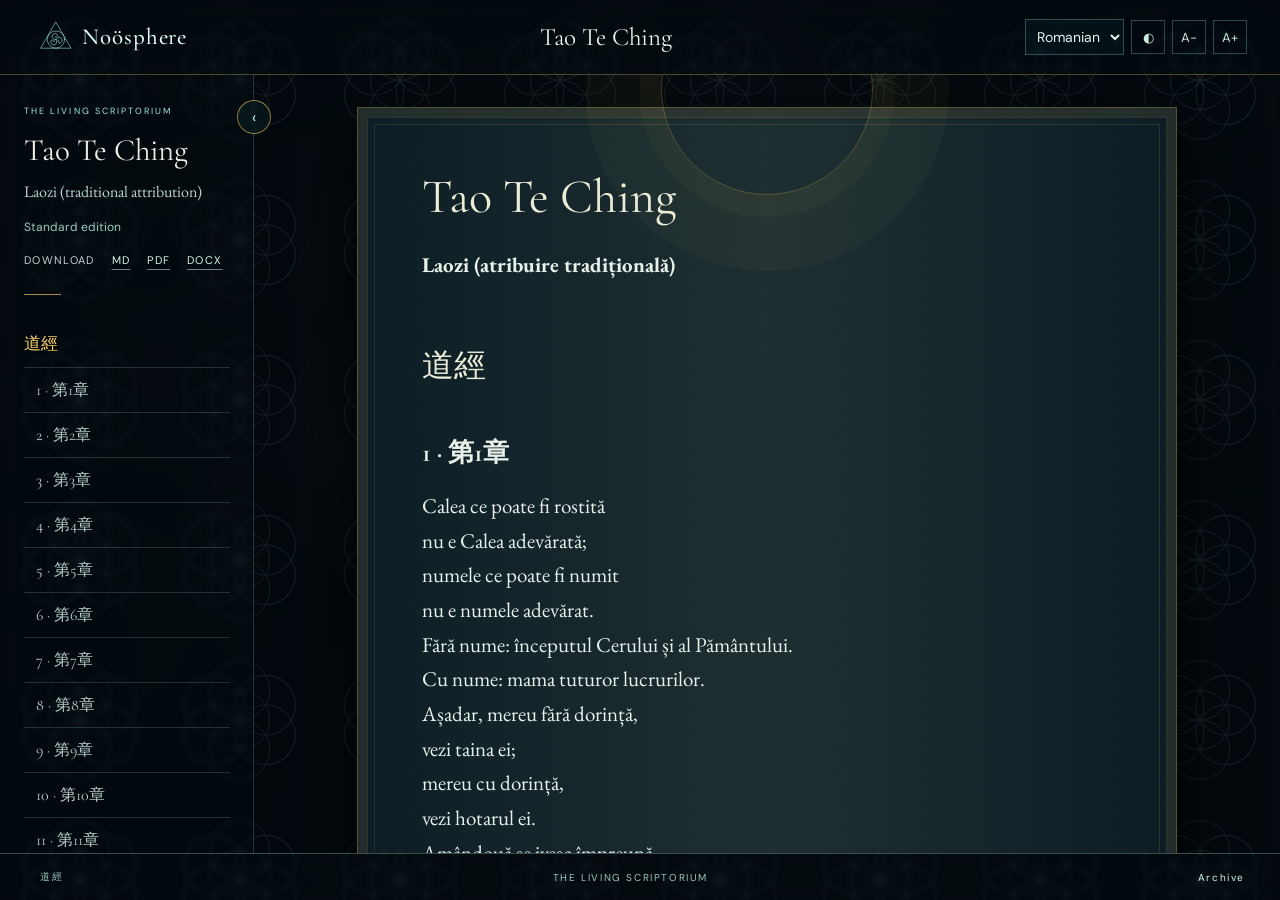
<file: books/ro/tao-te-ching.html>
<!doctype html>
<html lang="en">
<head>
<meta charset="utf-8">
<meta name="viewport" content="width=device-width, initial-scale=1, viewport-fit=cover">
<meta name="theme-color" content="#040c11">
<meta name="description" content="Read Tao Te Ching in Romanian (standard edition). An inquiry into the Way, naturalness, receptivity, and the relationship between opposites.">
<title>Tao Te Ching — Romanian · Standard edition · Noösphere</title>
<link rel="canonical" href="https://noosfield.click/books/ro/tao-te-ching.html">
<link rel="alternate" hreflang="en" href="https://noosfield.click/books/en/tao-te-ching.html">
<link rel="alternate" hreflang="ro" href="https://noosfield.click/books/ro/tao-te-ching.html">
<link rel="alternate" hreflang="zh" href="https://noosfield.click/books/zh/tao-te-ching.html">
<link rel="alternate" hreflang="x-default" href="https://noosfield.click/books/en/tao-te-ching.html">
<meta property="og:type" content="website">
<meta property="og:site_name" content="Noösphere">
<meta property="og:title" content="Tao Te Ching — Romanian · Standard edition · Noösphere">
<meta property="og:description" content="Read Tao Te Ching in Romanian (standard edition). An inquiry into the Way, naturalness, receptivity, and the relationship between opposites.">
<meta property="og:url" content="https://noosfield.click/books/ro/tao-te-ching.html">
<meta property="og:image" content="https://noosfield.click/assets/share.png">
<meta property="og:image:width" content="1200">
<meta property="og:image:height" content="630">
<meta property="og:image:alt" content="Noösphere — The Living Scriptorium">
<meta name="twitter:card" content="summary_large_image">
<script type="application/ld+json">{"@context": "https://schema.org", "@type": "Book", "name": "Tao Te Ching", "url": "https://noosfield.click/books/ro/tao-te-ching.html", "inLanguage": "ro", "bookEdition": "Standard edition"}</script>
<link rel="preconnect" href="https://fonts.googleapis.com">
<link href="https://fonts.googleapis.com/css2?family=Cormorant+Garamond:wght@400;500;600&family=DM+Sans:wght@400;500&family=EB+Garamond:ital,wght@0,400;0,500;1,400&family=Noto+Serif+SC:wght@400;500&display=swap" rel="stylesheet">
<link rel="icon" type="image/svg+xml" href="../../assets/icons/tao-te-ching.svg">
<link rel="stylesheet" href="../../styles.css">
<link rel="stylesheet" href="../../reader.css">
<script src="../../reader.js" defer></script>
</head>
<body data-scene="reader" class="book-reader" style="--aura:#ffd166">
<div class="reading-environment" aria-hidden="true"></div>
<div class="background-mesh" aria-hidden="true"></div>
<a class="skip-reading" href="#bookText">Skip to text</a>
<header class="reading-header">
<a class="reader-back" href="../../index.html#book/tao-te-ching" aria-label="Noösphere — return to volume"><img src="../../assets/site-mark.svg" alt="" width="32" height="32"><span class="reader-brand">Noösphere</span></a>
<span class="reader-book-title">Tao Te Ching</span>
<div class="reading-controls">
<label class="sr-only" for="bookLanguage">Book language</label>
<select id="bookLanguage" aria-label="Book language"><option value="../../books/en/tao-te-ching.html">English</option><option value="../../books/ro/tao-te-ching.html" selected>Romanian</option><option value="../../books/zh/tao-te-ching.html">Chinese</option></select>
<button id="themeToggle" aria-label="Switch reading surface" aria-pressed="false" title="Switch reading surface">◐</button>
<button id="fontMinus" aria-label="Decrease reading font">A−</button>
<button id="fontPlus" aria-label="Increase reading font">A+</button>
</div>
</header>
<div class="reader-layout" id="readerLayout">
<aside class="toc" id="toc" aria-label="Book navigation"><div class="toc-inner">
<div class="toc-eyebrow">THE LIVING SCRIPTORIUM</div><h2>Tao Te Ching</h2><p>Laozi (traditional attribution)</p><p class="edition-label">Standard edition</p>
<div class="format-links"><span>DOWNLOAD</span><a href="../../content/tao-te-ching/book-ro.md" download>MD</a><a href="../../content/tao-te-ching/book-ro.pdf" download>PDF</a><a href="../../content/tao-te-ching/book-ro.docx" download>DOCX</a></div>
<div class="toc-divider"></div><nav aria-label="Contents" lang="ro" dir="ltr"><a class="toc-jump toc-level-2" href="#道經">道經</a><a class="toc-jump toc-level-3" href="#section1-1">1 · 第1章</a><a class="toc-jump toc-level-3" href="#section1-2">2 · 第2章</a><a class="toc-jump toc-level-3" href="#section1-3">3 · 第3章</a><a class="toc-jump toc-level-3" href="#section1-4">4 · 第4章</a><a class="toc-jump toc-level-3" href="#section1-5">5 · 第5章</a><a class="toc-jump toc-level-3" href="#section1-6">6 · 第6章</a><a class="toc-jump toc-level-3" href="#section1-7">7 · 第7章</a><a class="toc-jump toc-level-3" href="#section1-8">8 · 第8章</a><a class="toc-jump toc-level-3" href="#section1-9">9 · 第9章</a><a class="toc-jump toc-level-3" href="#section1-10">10 · 第10章</a><a class="toc-jump toc-level-3" href="#section1-11">11 · 第11章</a><a class="toc-jump toc-level-3" href="#section1-12">12 · 第12章</a><a class="toc-jump toc-level-3" href="#section1-13">13 · 第13章</a><a class="toc-jump toc-level-3" href="#section1-14">14 · 第14章</a><a class="toc-jump toc-level-3" href="#section1-15">15 · 第15章</a><a class="toc-jump toc-level-3" href="#section1-16">16 · 第16章</a><a class="toc-jump toc-level-3" href="#section1-17">17 · 第17章</a><a class="toc-jump toc-level-3" href="#section1-18">18 · 第18章</a><a class="toc-jump toc-level-3" href="#section1-19">19 · 第19章</a><a class="toc-jump toc-level-3" href="#section1-20">20 · 第20章</a><a class="toc-jump toc-level-3" href="#section1-21">21 · 第21章</a><a class="toc-jump toc-level-3" href="#section1-22">22 · 第22章</a><a class="toc-jump toc-level-3" href="#section1-23">23 · 第23章</a><a class="toc-jump toc-level-3" href="#section1-24">24 · 第24章</a><a class="toc-jump toc-level-3" href="#section1-25">25 · 第25章</a><a class="toc-jump toc-level-3" href="#section1-26">26 · 第26章</a><a class="toc-jump toc-level-3" href="#section1-27">27 · 第27章</a><a class="toc-jump toc-level-3" href="#section1-28">28 · 第28章</a><a class="toc-jump toc-level-3" href="#section1-29">29 · 第29章</a><a class="toc-jump toc-level-3" href="#section1-30">30 · 第30章</a><a class="toc-jump toc-level-3" href="#section1-31">31 · 第31章</a><a class="toc-jump toc-level-3" href="#section1-32">32 · 第32章</a><a class="toc-jump toc-level-3" href="#section1-33">33 · 第33章</a><a class="toc-jump toc-level-3" href="#section1-34">34 · 第34章</a><a class="toc-jump toc-level-3" href="#section1-35">35 · 第35章</a><a class="toc-jump toc-level-3" href="#section1-36">36 · 第36章</a><a class="toc-jump toc-level-3" href="#section1-37">37 · 第37章</a><a class="toc-jump toc-level-2" href="#德經">德經</a><a class="toc-jump toc-level-3" href="#section2-38">38 · 第38章</a><a class="toc-jump toc-level-3" href="#section2-39">39 · 第39章</a><a class="toc-jump toc-level-3" href="#section2-40">40 · 第40章</a><a class="toc-jump toc-level-3" href="#section2-41">41 · 第41章</a><a class="toc-jump toc-level-3" href="#section2-42">42 · 第42章</a><a class="toc-jump toc-level-3" href="#section2-43">43 · 第43章</a><a class="toc-jump toc-level-3" href="#section2-44">44 · 第44章</a><a class="toc-jump toc-level-3" href="#section2-45">45 · 第45章</a><a class="toc-jump toc-level-3" href="#section2-46">46 · 第46章</a><a class="toc-jump toc-level-3" href="#section2-47">47 · 第47章</a><a class="toc-jump toc-level-3" href="#section2-48">48 · 第48章</a><a class="toc-jump toc-level-3" href="#section2-49">49 · 第49章</a><a class="toc-jump toc-level-3" href="#section2-50">50 · 第50章</a><a class="toc-jump toc-level-3" href="#section2-51">51 · 第51章</a><a class="toc-jump toc-level-3" href="#section2-52">52 · 第52章</a><a class="toc-jump toc-level-3" href="#section2-53">53 · 第53章</a><a class="toc-jump toc-level-3" href="#section2-54">54 · 第54章</a><a class="toc-jump toc-level-3" href="#section2-55">55 · 第55章</a><a class="toc-jump toc-level-3" href="#section2-56">56 · 第56章</a><a class="toc-jump toc-level-3" href="#section2-57">57 · 第57章</a><a class="toc-jump toc-level-3" href="#section2-58">58 · 第58章</a><a class="toc-jump toc-level-3" href="#section2-59">59 · 第59章</a><a class="toc-jump toc-level-3" href="#section2-60">60 · 第60章</a><a class="toc-jump toc-level-3" href="#section2-61">61 · 第61章</a><a class="toc-jump toc-level-3" href="#section2-62">62 · 第62章</a><a class="toc-jump toc-level-3" href="#section2-63">63 · 第63章</a><a class="toc-jump toc-level-3" href="#section2-64">64 · 第64章</a><a class="toc-jump toc-level-3" href="#section2-65">65 · 第65章</a><a class="toc-jump toc-level-3" href="#section2-66">66 · 第66章</a><a class="toc-jump toc-level-3" href="#section2-67">67 · 第67章</a><a class="toc-jump toc-level-3" href="#section2-68">68 · 第68章</a><a class="toc-jump toc-level-3" href="#section2-69">69 · 第69章</a><a class="toc-jump toc-level-3" href="#section2-70">70 · 第70章</a><a class="toc-jump toc-level-3" href="#section2-71">71 · 第71章</a><a class="toc-jump toc-level-3" href="#section2-72">72 · 第72章</a><a class="toc-jump toc-level-3" href="#section2-73">73 · 第73章</a><a class="toc-jump toc-level-3" href="#section2-74">74 · 第74章</a><a class="toc-jump toc-level-3" href="#section2-75">75 · 第75章</a><a class="toc-jump toc-level-3" href="#section2-76">76 · 第76章</a><a class="toc-jump toc-level-3" href="#section2-77">77 · 第77章</a><a class="toc-jump toc-level-3" href="#section2-78">78 · 第78章</a><a class="toc-jump toc-level-3" href="#section2-79">79 · 第79章</a><a class="toc-jump toc-level-3" href="#section2-80">80 · 第80章</a><a class="toc-jump toc-level-3" href="#section2-81">81 · 第81章</a><a class="toc-jump toc-level-2" href="#note-de-publicare">Note de publicare</a><a class="toc-jump toc-level-3" href="#text">text</a></nav>

<a class="toc-return" href="../../index.html">Return to the archive</a>
</div></aside>
<button id="tocToggle" class="toc-tab" aria-controls="toc" aria-expanded="true" aria-label="Collapse table of contents">‹</button>
<main class="page-flow" id="pageFlow" tabindex="-1" aria-label="Book text">
<article class="page-sheet book-text" id="bookText" lang="ro" dir="ltr"><h1 id="tao-te-ching">Tao Te Ching</h1>
<p><strong>Laozi (atribuire tradițională)</strong></p>
<h2 id="道經">道經</h2>
<h3 id="section1-1">1 · 第1章</h3>
<p>Calea ce poate fi rostită<br />
nu e Calea adevărată;<br />
numele ce poate fi numit<br />
nu e numele adevărat.<br />
Fără nume: începutul Cerului și al Pământului.<br />
Cu nume: mama tuturor lucrurilor.<br />
Așadar, mereu fără dorință,<br />
vezi taina ei;<br />
mereu cu dorință,<br />
vezi hotarul ei.<br />
Amândouă se ivesc împreună<br />
și au nume diferite;<br />
împreună sunt numite taină.<br />
Taină în miezul tainei—<br />
poarta tuturor minunilor.</p>
<h3 id="section1-2">2 · 第2章</h3>
<p>Când toți sub Cer cunosc frumosul drept frumos,<br />
urâtul e deja acolo.<br />
Când toți cunosc binele drept bine,<br />
ceea ce nu e bine e deja acolo.<br />
Așa se ivesc ființa și neființa una din alta;<br />
greul și ușorul se împlinesc unul pe altul;<br />
lungul și scurtul își dau unul altuia măsură;<br />
înaltul și josul se sprijină unul de altul;<br />
tonurile și sunetele se armonizează;<br />
înainte și după se urmează.<br />
De aceea, înțeleptul rămâne în nefăptuire<br />
și săvârșește învățătura fără cuvinte.<br />
Toate lucrurile se ivesc, iar el nu le respinge;<br />
le dă viață, dar nu le stăpânește,<br />
lucrează, dar nu se sprijină pe faptă,<br />
duce lucrul la capăt, dar nu și-l însușește.<br />
Fiindcă nu și-l însușește,<br />
lucrul nu-l părăsește.</p>
<h3 id="section1-3">3 · 第3章</h3>
<p>Nu-l ridica pe cel vrednic,<br />
și poporul nu se va întrece.<br />
Nu prețui bunurile greu de dobândit,<br />
și poporul nu va deveni hoț.<br />
Nu arăta ce stârnește dorința,<br />
și inimile oamenilor nu se vor tulbura.<br />
Astfel cârmuiește înțeleptul:<br />
le golește inimile,<br />
le umple pântecele,<br />
le slăbește năzuințele,<br />
le întărește oasele.<br />
Îi ține mereu pe oameni fără știință și fără dorință.<br />
Îi face pe cei cu știință să nu îndrăznească să făptuiască.<br />
Făptuiește prin nefăptuire,<br />
și nimic nu va rămâne necârmuit.</p>
<h3 id="section1-4">4 · 第4章</h3>
<p>Calea e goală;<br />
folosește-o și poate nu se va umple.<br />
Adâncă—poate strămoșul tuturor lucrurilor.<br />
Le tocește ascuțișul,<br />
le desface nodurile,<br />
le domolește lumina,<br />
se amestecă în praful lor.<br />
Atât de adâncă—poate că e acolo.<br />
Nu știu al cui copil este;<br />
pare să fi fost înaintea Domnului.</p>
<h3 id="section1-5">5 · 第5章</h3>
<p>Cerul și Pământul nu sunt binevoitoare:<br />
tratează toate lucrurile ca pe câini de paie.<br />
Înțeleptul nu e binevoitor:<br />
tratează poporul ca pe câini de paie.<br />
Nu-i oare spațiul dintre Cer și Pământ asemenea unui foale?<br />
Gol, dar nu cedează;<br />
pune-l în mișcare și tot mai mult iese din el.<br />
Prea multă vorbă te istovește curând.<br />
Mai bine rămâi în centru.</p>
<h3 id="section1-6">6 · 第6章</h3>
<p>Duhul văii nu moare:<br />
aceasta se numește Femela Tainică.<br />
Poarta Femelei Tainice—<br />
aceasta se numește rădăcina Cerului și a Pământului.<br />
Neîntreruptă, ca și cum ar fi acolo;<br />
folosește-o fără trudă.</p>
<h3 id="section1-7">7 · 第7章</h3>
<p>Cerul dăinuie; Pământul ține.<br />
Cerul și Pământul pot dăinui atât:<br />
Nu trăiesc pentru ele însele;<br />
de aceea viața le e lungă.</p>
<p>Astfel, înțeleptul se pune pe sine la urmă,<br />
și ajunge în frunte;<br />
se lasă pe sine deoparte,<br />
și rămâne întreg.<br />
Nu tocmai fiindcă nu caută folosul propriu<br />
își poate împlini partea lui?</p>
<h3 id="section1-8">8 · 第8章</h3>
<p>Binele cel mai înalt e ca apa.<br />
Apa știe să ajute toate lucrurile;<br />
nu se luptă cu ele.<br />
Se așază unde oamenii nu vor să stea,<br />
și astfel se apropie de Tao.</p>
<p>În locuire, fii bun ca pământul.<br />
În inimă, fii bun ca adâncul.<br />
În dăruire, fii bun prin bunătate.<br />
În vorbă, fii bun prin încredere.<br />
În dreptate, fii bun la cârmuire.<br />
În lucru, fii bun la ce poți face.<br />
În mișcare, alege vremea potrivită.<br />
Tocmai fiindcă nu se luptă,<br />
nu-i nicio vină.</p>
<h3 id="section1-9">9 · 第9章</h3>
<p>Ține-l, umple-l până la revărsare—<br />
mai bine, oprește-te.<br />
Ascute-i vârful—<br />
ascuțișul nu ține mult.<br />
Aur și jad umplu sala:<br />
nimeni nu le poate păzi.<br />
Când te trufești cu avere și rang,<br />
îți atragi necazul.<br />
Isprăvită lucrarea, retrage-te.<br />
Așa-i Calea Cerului.</p>
<h3 id="section1-10">10 · 第10章</h3>
<p>Ține trupul și duhul laolaltă:<br />
poți să nu le lași să se despartă?<br />
Adună suflul; fă-l mlădios:<br />
poți fi un nou-născut?<br />
Curăță privirea tainică:<br />
poți s-o lași fără pată?<br />
Iubește țara; cârmuiește poporul:<br />
poți s-o faci fără să știi?<br />
Când poarta Cerului se deschide și se închide,<br />
poți fi femela?<br />
Cu limpezime ce străbate pretutindeni,<br />
poți să nu făptuiești?<br />
Dă viață; hrănește.<br />
Dă viață, dar nu stăpâni;<br />
făptuiește, dar nu te sprijini pe faptă;<br />
îndrumă, dar nu cârmui.<br />
Aceasta-i puterea tainică.</p>
<h3 id="section1-11">11 · 第11章</h3>
<p>Treizeci de spițe se strâng într-un butuc;<br />
golul lui lasă carul să meargă.<br />
Frământă lutul și fă un vas;<br />
golul lui îl face să poată cuprinde.<br />
Taie uși și ferestre, fă o încăpere;<br />
golurile lor o fac locuibilă.<br />
Ceea ce este aduce folos;<br />
ceea ce nu este face lucrul să slujească.</p>
<h3 id="section1-12">12 · 第12章</h3>
<p>Cele cinci culori orbesc ochiul.<br />
Cele cinci tonuri asurzesc urechea.<br />
Cele cinci gusturi strică gura.<br />
Goana și vânătoarea înnebunesc inima.<br />
Bunurile greu de găsit îți stânjenesc pasul.<br />
Așa că înțeleptul hrănește pântecele, nu ochiul:<br />
îl lasă pe acela<br />
și-l alege pe acesta.</p>
<h3 id="section1-13">13 · 第13章</h3>
<p>Favoarea și ocara — amândouă te zguduie.<br />
Marea nenorocire e prețuită cât trupul.<br />
Ce înseamnă: „Favoarea și ocara — amândouă te zguduie”?<br />
Favoarea te coboară:<br />
o dobândești cu teamă,<br />
o pierzi cu teamă.<br />
Asta înseamnă: favoarea și ocara te zguduie.<br />
Ce înseamnă să prețuiești marea nenorocire cât trupul?<br />
Am mare nenorocire<br />
fiindcă am trup.<br />
De n-aș avea trup,<br />
ce nenorocire m-ar mai ajunge?<br />
Așadar, celui ce-și prețuiește trupul cât tot ce-i sub Cer<br />
i se poate încredința tot ce-i sub Cer;<br />
celui ce-și iubește trupul cât tot ce-i sub Cer<br />
i se poate da tot ce-i sub Cer în grijă.</p>
<h3 id="section1-14">14 · 第14章</h3>
<p>Cauți: nu se vede.<br />
Numește-l nedeslușit.<br />
Asculți: nu se aude.<br />
Numește-l neauzit.<br />
Întinzi mâna: nu-l poți apuca.<br />
Numește-l subtil.<br />
Aceste trei nu pot fi cercetate până la capăt;<br />
amestecate, devin unul.<br />
Sus, nu e luminos;<br />
jos, nu e întunecat.<br />
Neîntrerupt, nu poate fi numit;<br />
se întoarce la ceea ce nu-i lucru.<br />
Așa se cheamă forma fără formă,<br />
chipul a ceea ce nu-i lucru:<br />
numește-l neclar, greu de prins.<br />
Îl întâmpini: capul nu i se vede.<br />
Îl urmezi: partea din urmă nu i se vede.<br />
Ține-te de Calea de odinioară<br />
ca să cârmuiești ce este azi.<br />
Cunoaște începutul străvechi —<br />
acesta e firul Căii.</p>
<h3 id="section1-15">15 · 第15章</h3>
<p>Cei pricepuți în Calea de odinioară<br />
erau fini, tainici, adânci și pătrunzători,<br />
atât de adânci, că nu puteau fi cunoscuți.<br />
Tocmai fiindcă nu puteau fi cunoscuți,<br />
pot doar să le schițez înfățișarea:<br />
prevăzători — ca la trecerea unui râu iarna;<br />
temători, ca în fața vecinilor din toate părțile;<br />
solemni la înfățișare;<br />
desprinși, ca gheața gata să se topească;<br />
simpli, ca lemnul necioplit;<br />
deschiși, ca o vale;<br />
tulburi, ca apa nămoloasă.<br />
Cine poate lăsa tulbureala să stea<br />
și încet să se limpezească?<br />
Cine, în tihnă, se poate mișca îndelung<br />
și încet poate prinde viață?<br />
Cei ce păstrează această Cale nu caută plinătatea.<br />
Nefiind plini,<br />
pot fi învechiți și nu făcuți din nou.</p>
<h3 id="section1-16">16 · 第16章</h3>
<p>Atinge golirea deplină;<br />
ține-te adânc și tare de liniște.<br />
Toate câte sunt se ivesc împreună;<br />
le privesc întorcându-se.<br />
Toate, în puzderia lor,<br />
se întorc, fiecare, la rădăcină.<br />
Întoarcerea la rădăcină: liniște.<br />
Asta se cheamă întoarcere la rost.<br />
Întoarcerea la rost: ceea ce dăinuie.<br />
A cunoaște ce dăinuie: limpezime.<br />
Necunoscând ce dăinuie,<br />
faci nechibzuit — și vine nenorocirea.<br />
Cunoscând ce dăinuie, ești cuprinzător;<br />
cuprinzător, ajungi nepărtinitor;<br />
nepărtinitor, ajungi întreg;<br />
întreg, ești asemenea Cerului;<br />
Cerul este Calea;<br />
Calea dăinuie, îndelung.<br />
Până la capătul vieții: fără primejdie.</p>
<h3 id="section1-17">17 · 第17章</h3>
<p>Despre cârmuitorul cel mai înalt,<br />
poporul știe doar că este.<br />
De următorul se apropie și-l laudă;<br />
de următorul se teme;<br />
pe următorul îl ocărăște.<br />
Când încrederea nu ajunge,<br />
neîncrederea răspunde.<br />
Cât de cumpătat își cântărește vorbele!<br />
Lucrarea-i gata, treaba-i împlinită,<br />
tot poporul spune:<br />
„Suntem așa, de la noi înșine.”</p>
<h3 id="section1-18">18 · 第18章</h3>
<p>Când marea Cale se pierde,<br />
apar omenia și dreptatea.<br />
Când răsare înțelepciunea și istețimea,<br />
apare marea fățărnicie.<br />
Când cele șase legături de familie se destramă,<br />
răsar grija filială și iubirea părintească.<br />
Când statul zace în beznă și dezordine,<br />
apar slujitorii credincioși.</p>
<h3 id="section1-19">19 · 第19章</h3>
<p>Leapădă sfințenia, alungă istețimea,<br />
iar poporul câștigă însutit.<br />
Leapădă omenia, alungă dreptatea,<br />
iar poporul se întoarce la grija filială și iubirea părintească.<br />
Leapădă meșteșugul, alungă câștigul,<br />
iar hoți și tâlhari nu mai sunt.<br />
Aceste trei podoabe nu ajung;<br />
de aceea, dă-le ceva de care să se țină:<br />
vezi simplitatea, îmbrățișează lemnul necioplit;<br />
micșorează egoismul, dorește mai puțin.</p>
<h3 id="section1-20">20 · 第20章</h3>
<p>Las învățătura și grijile se risipesc.<br />
Un „da” plecat și un „ah” nepăsător—cât le desparte?<br />
Binele și răul—cât le desparte?<br />
De ce se tem oamenii, nu se poate să nu te temi.<br />
Cât de vast e totul—și fără capăt!<br />
Toți sunt în toiul bucuriei, ca la jertfa cea mare,<br />
ca și cum ar urca primăvara pe o terasă.<br />
Numai eu sunt nemișcat, fără semn încă,<br />
ca un prunc care încă n-a zâmbit;<br />
ostenit, fără casă unde să mă întorc.<br />
Toți au de prisos;<br />
numai eu par să fi pierdut totul.<br />
Inima mea e de nebun—tulbure, nedeslușită.<br />
Ceilalți strălucesc;<br />
numai eu sunt întunecat.<br />
Ceilalți văd limpede;<br />
numai eu sunt buimac.<br />
Domol ca marea,<br />
bătut de vânt, fără oprire.<br />
Toți au un rost;<br />
numai eu sunt încăpățânat, neînsemnat, nelalocul meu.<br />
Numai eu mă deosebesc de ceilalți<br />
și prețuiesc să fiu hrănit de Mamă.</p>
<h3 id="section1-21">21 · 第21章</h3>
<p>Înfățișarea marii puteri<br />
urmează numai Calea.<br />
Calea, ca lucru,<br />
e nelămurită și greu de prins.<br />
Greu de prins, nelămurită; în ea se află o imagine.<br />
Nelămurită, greu de prins; în ea se află un lucru.<br />
Adâncă, întunecată; în ea se află o esență.<br />
Esența aceasta e cu totul reală; în ea se află încrederea.<br />
Din prezent înapoi până în vechime,<br />
numele ei nu s-a șters;<br />
prin el cercetăm începuturile tuturor lucrurilor.<br />
Cum știu cum arată acele începuturi?<br />
Prin aceasta.</p>
<h3 id="section1-22">22 · 第22章</h3>
<p>Când te îndoi, te întregești;<br />
când te curbezi, te îndrepți;<br />
când ești adâncit, te umpli;<br />
când te tocești, te înnoiești;<br />
cu puțin, dobândești;<br />
cu mult, te tulburi.<br />
De aceea, înțeleptul ține la Unul,<br />
dreptar pentru lumea întreagă.<br />
Nu se arată pe sine—și vede limpede;<br />
nu își dă dreptate singur—și se vădește;<br />
nu se laudă—și are merit;<br />
nu se înalță—și dăinuie.<br />
Fiindcă nu se întrece cu nimeni,<br />
nimeni sub Cer nu se poate întrece cu el.<br />
Vorba veche, „Te îndoi și te întregești”—<br />
cum ar putea fi vorbe goale?<br />
Întreg cu adevărat, totul se întoarce la el.</p>
<h3 id="section1-23">23 · 第23章</h3>
<p>Puțina vorbire vine de la sine.<br />
De aceea, vântul năprasnic nu ține o dimineață întreagă;<br />
nici ruperea norilor nu ține o zi întreagă.<br />
Cine le stârnește?<br />
Cerul și Pământul.<br />
Nici Cerul și Pământul nu le pot prelungi—<br />
cu atât mai puțin omul.<br />
Cei ce se îndeletnicesc cu Calea sunt una cu Calea;<br />
cei ai puterii sunt una cu puterea;<br />
cei ai pierderii sunt una cu pierderea.<br />
Calea îi primește bucuroasă pe cei una cu ea;<br />
puterea îi primește bucuroasă pe cei una cu ea;<br />
pierderea îi primește bucuroasă pe cei una cu ea.<br />
Când încrederea nu ajunge,<br />
se naște neîncrederea.</p>
<h3 id="section1-24">24 · 第24章</h3>
<p>În vârful degetelor, nu poți sta drept;<br />
cu pași prea mari, nu poți merge departe.<br />
Cine se arată pe sine nu e limpede;<br />
cine se declară drept nu se vădește;<br />
cine se laudă n-are merit;<br />
cine se înalță pe sine nu dăinuie.<br />
În Cale, acestea sunt<br />
resturi de mâncare, creșteri de prisos.<br />
Lucrurile le pot urî;<br />
cel ce are Calea nu rămâne în ele.</p>
<h3 id="section1-25">25 · 第25章</h3>
<p>Un lucru prinde formă în întregul nedespărțit,<br />
născut înaintea Cerului și a Pământului.<br />
Tăcut, pustiu,<br />
stă singur și nu se schimbă;<br />
străbate totul fără să se istovească.<br />
Poate fi mama lumii.<br />
Nu-i știu numele.<br />
Îl numesc Calea.<br />
Silit să-i dau un nume, îi spun Mare.<br />
Marele: trece mai departe.<br />
Trecând, ajunge departe.<br />
Ajuns departe, se întoarce.<br />
Așadar, Calea e mare,<br />
Cerul e mare,<br />
Pământul e mare,<br />
iar regele e mare și el.<br />
În lume sunt patru mari,<br />
iar regele e unul dintre ei.<br />
Oamenii iau Pământul drept model;<br />
Pământul ia Cerul drept model;<br />
Cerul ia Calea drept model;<br />
Calea ia ceea ce este de la sine drept model.</p>
<h3 id="section1-26">26 · 第26章</h3>
<p>Greutatea e rădăcina ușurinței;<br />
liniștea, stăpâna neliniștii.<br />
De aceea, înțeleptul călătorește toată ziua<br />
fără să-și lase bagajele în urmă.<br />
Chiar dacă priveliștile-s mărețe,<br />
el se odihnește tihnit, neatins de ele.<br />
Cum ar putea stăpânul a zece mii de care<br />
să-și poarte cu ușurătate propria ființă în lume?<br />
Ușurătatea pierde rădăcina;<br />
neliniștea pierde cârmuirea.</p>
<h3 id="section1-27">27 · 第27章</h3>
<p>Priceput la mers: nu lasă urme;<br />
priceput la vorbă: niciun cusur;<br />
priceput la socotit: fără bețișoare de numărat.<br />
Priceput la închis: fără zăvor,<br />
și totuși ce închide nu se poate deschide.<br />
Priceput la legat: fără funie,<br />
și totuși ce leagă nu se poate desface.<br />
De aceea, înțeleptul știe mereu să-i salveze pe oameni:<br />
nu leapădă pe nimeni.<br />
Știe mereu să salveze lucrurile:<br />
nu leapădă nimic.<br />
Aceasta se numește a moșteni lumina.<br />
Omul bun îi este dascăl celui care nu e bun;<br />
cel care nu e bun e resursa omului bun.<br />
Dacă dascălul nu e prețuit,<br />
dacă resursa nu e iubită,<br />
chiar și cel înțelept cade în mare rătăcire.<br />
Acesta e miezul tainei.</p>
<h3 id="section1-28">28 · 第28章</h3>
<p>Cunoaște bărbătescul,<br />
rămâi cu femininul:<br />
fii râpa lumii.<br />
Ca râpă a lumii,<br />
puterea care dăinuie nu te părăsește;<br />
întoarce-te la prunc.</p>
<p>Cunoaște albul,<br />
rămâi cu negrul:<br />
fii tiparul lumii.<br />
Ca tipar al lumii,<br />
puterea care dăinuie nu se abate;<br />
întoarce-te la fără-de-margini.</p>
<p>Cunoaște slava,<br />
rămâi cu rușinea:<br />
fii valea lumii.<br />
Ca vale a lumii,<br />
puterea care dăinuie ajunge deplină;<br />
întoarce-te la lemnul necioplit.</p>
<p>Când lemnul necioplit se risipește,<br />
devine vase.<br />
Înțeleptul le folosește<br />
ca dregători și căpetenii.<br />
Astfel, marea rânduire nu desparte.</p>
<h3 id="section1-29">29 · 第29章</h3>
<p>Când cineva vrea să ia lumea<br />
și să acționeze asupra ei,<br />
văd că nu se poate.<br />
Lumea e un vas sacru:<br />
nu se poate acționa asupra ei.<br />
Cine acționează asupra ei o strică;<br />
cine o apucă o pierde.</p>
<p>Unele lucruri înaintează, altele urmează;<br />
unele răsuflă, altele suflă;<br />
unele sunt puternice, altele firave;<br />
unele sunt înfrânte, altele nimicite.<br />
De aceea, înțeleptul înlătură extremul,<br />
înlătură risipa,<br />
înlătură excesul.</p>
<h3 id="section1-30">30 · 第30章</h3>
<p>Cel care-l ajută pe cârmuitor prin Cale<br />
nu folosește armele ca să-și impună puterea asupra lumii.<br />
Astfel de fapte se întorc adesea.<br />
Unde poposește o oaste,<br />
cresc spini și mărăcini.<br />
După o mare oștire,<br />
vin negreșit ani grei.</p>
<p>Cel iscusit ajunge doar la rezultat;<br />
nu îndrăznește să-l folosească pentru a se impune.<br />
Ajunge la rezultat, dar nu se fălește;<br />
ajunge la rezultat, dar nu-și atribuie meritul;<br />
ajunge la rezultat, dar nu se trufește.<br />
Ajunge la rezultat numai când nu e altă cale;<br />
ajunge la rezultat, dar nu-și impune forța.</p>
<p>Când lucrurile ajung puternice, îmbătrânesc:<br />
asta se numește împotrivire față de Tao.<br />
Ce e potrivnic Căii se sfârșește curând.</p>
<h3 id="section1-31">31 · 第31章</h3>
<p>Armele alese sunt unelte de rău augur;<br />
lucrurile le pot urî.<br />
De aceea, omul Căii<br />
nu zăbovește printre ele.</p>
<p>Acasă, omul de seamă cinstește stânga;<br />
la război, dreapta.<br />
Armele sunt unelte de rău augur,<br />
nu uneltele omului de seamă.<br />
Când folosirea lor nu poate fi evitată,<br />
calmul cumpătat e de căpetenie.</p>
<p>Biruința nu-i lucru frumos;<br />
s-o numești frumoasă<br />
înseamnă să te bucuri de ucidere.<br />
Cine se bucură să ucidă<br />
nu-și poate împlini voia în lume.</p>
<p>La riturile faste, cinstea e a stângii;<br />
la cele nefaste, a dreptei.<br />
Generalul adjunct stă la stânga;<br />
comandantul suprem, la dreapta—<br />
așa sunt rânduiți după ritul funerar.</p>
<p>Când au fost uciși mulți,<br />
jelește-i și plângi pentru ei.<br />
Și biruința în luptă<br />
se cinstește prin rit funerar.</p>
<h3 id="section1-32">32 · 第32章</h3>
<p>Calea e fără nume, mereu.<br />
Deși lemnul necioplit e mic,<br />
nimeni sub Cer nu-l poate supune.</p>
<p>Dacă principii și regii s-ar ține de el,<br />
toate lucrurile ar veni oaspeți, de la sine.<br />
Cerul și Pământul se unesc<br />
și lasă roua dulce să cadă;<br />
fără poruncă,<br />
poporului îi revine de la sine partea egală.</p>
<p>Odată cu făurirea încep numele.<br />
Odată ce numele există,<br />
trebuie să știi unde să te oprești.<br />
Să știi când să te oprești te ferește de primejdie.</p>
<p>Cum stă Calea în lume,<br />
așa stau pâraiele și văile<br />
față de râuri și mări.</p>
<h3 id="section1-33">33 · 第33章</h3>
<p>A-i cunoaște pe alții e înțelepciune;<br />
a te cunoaște pe tine e luminare.<br />
A-i birui pe alții cere putere;<br />
a te birui pe tine e tărie.<br />
Bogatul e cel ce știe când îi ajunge.<br />
Cel stăruitor are voință.<br />
Cine nu-și pierde locul dăinuie.<br />
Cine moare, dar nu e pierdut,<br />
are viață lungă.</p>
<h3 id="section1-34">34 · 第34章</h3>
<p>Marea Cale curge din belșug—<br />
ajunge și-n stânga, și-n dreapta.<br />
Toate lucrurile se sprijină pe ea și trăiesc;<br />
nu întoarce nimic din drum.<br />
Lucrarea-i împlinită,<br />
dar nu-și cere vreun drept asupra ei.<br />
Îmbracă și hrănește toate lucrurile,<br />
dar nu le stăpânește.<br />
Veșnic fără dorință,<br />
poate fi numită mică.<br />
Toate lucrurile se întorc la ea,<br />
dar nu le stăpânește;<br />
poate fi numită mare.<br />
Fiindcă nu se face mare,<br />
poate să-și împlinească măreția.</p>
<h3 id="section1-35">35 · 第35章</h3>
<p>Ține-te de marea imagine:<br />
tot ce-i sub Cer vine la ea.<br />
Venind, nimic nu pățește rău;<br />
se odihnește-n pace, tihnă, belșug.</p>
<p>Muzica și hrana aleasă<br />
îl opresc pe drumețul în trecere.<br />
Calea, când iese din gură,<br />
e fadă, fără gust.<br />
Privește: prea puțin se vede.<br />
Ascultă: prea puțin se-aude.<br />
Folosește-o: nu se istovește.</p>
<h3 id="section1-36">36 · 第36章</h3>
<p>Vrei să strângi?<br />
Mai întâi întinde.<br />
Vrei să slăbești?<br />
Mai întâi întărește.<br />
Vrei să desființezi?<br />
Mai întâi ridică.<br />
Vrei să iei?<br />
Mai întâi dă.<br />
Asta se cheamă luminare subtilă.</p>
<p>Cel blând și slab biruie<br />
ce-i tare și puternic.<br />
Peștele să nu iasă din adânc;<br />
uneltele tăioase ale statului<br />
nu se arată poporului.</p>
<h3 id="section1-37">37 · 第37章</h3>
<p>Calea lucrează mereu fără să silească,<br />
dar nimic nu rămâne nefăcut.<br />
Dacă principii și regii s-ar ține de ea,<br />
toate lucrurile s-ar schimba de la sine.<br />
Dacă, în această schimbare, s-ar ivi dorința,<br />
aș potoli-o cu lemnul necioplit, fără nume.<br />
Lemnul necioplit, fără nume—<br />
și ele ar rămâne fără dorință.<br />
Fără dorință, prin liniște,<br />
tot ce-i sub Cer s-ar așeza de la sine.</p>
<h2 id="德經">德經</h2>
<h3 id="section2-38">38 · 第38章</h3>
<p>De-ul cel mai înalt nu-și etalează De-ul;<br />
de aceea are De.<br />
De-ul de jos nu se desprinde de De;<br />
de aceea nu are De.<br />
De-ul cel mai înalt lucrează fără să silească, fără țintă în lucrare.<br />
De-ul de jos lucrează cu o țintă.<br />
Binefacerea cea mai înaltă lucrează fără țintă.<br />
Dreptatea cea mai înaltă lucrează cu țintă.<br />
Ritualul cel mai înalt lucrează; când nimeni nu-i răspunde,<br />
își suflecă mânecile și îi târăște la rând.</p>
<p>Așadar, când se pierde Calea, apare De-ul;<br />
când se pierde De-ul, apare binefacerea;<br />
când se pierde binefacerea, apare dreptatea;<br />
când se pierde dreptatea, apare ritualul.<br />
Ritualul e loialitatea și încrederea subțiate,<br />
începutul dezordinii.<br />
Preștiința e floarea Căii<br />
și începutul rătăcirii.</p>
<p>De aceea, omul desăvârșit rămâne în ceea ce-i trainic,<br />
nu în ceea ce-i subțire;<br />
în ceea ce-i real,<br />
nu în floarea lui.<br />
Lasă acel lucru și-l ia pe acesta.</p>
<h3 id="section2-39">39 · 第39章</h3>
<p>Odinioară, cei care au dobândit Unul au fost aceștia:<br />
Cerul l-a dobândit și astfel s-a limpezit;<br />
Pământul l-a dobândit și astfel s-a statornicit;<br />
spiritele l-au dobândit și astfel și-au căpătat puterea;<br />
văile l-au dobândit și astfel s-au umplut;<br />
toate lucrurile l-au dobândit și astfel au prins viață;<br />
principii și regii l-au dobândit<br />
și astfel au devenit măsura a tot ce-i sub Cer.</p>
<p>Iată ce urmează:<br />
Dacă Cerul n-ar fi limpede, s-ar teme că se crapă;<br />
dacă Pământul n-ar fi statornic, s-ar teme că se răscoală;<br />
dacă spiritele n-ar avea această putere, s-ar teme că se sting;<br />
dacă văile n-ar fi pline, s-ar teme că seacă;<br />
dacă toate lucrurile n-ar avea viață, s-ar teme că pier;<br />
dacă principii și regii n-ar avea noblețe și înălțime,<br />
s-ar teme că sunt răsturnați.</p>
<p>Astfel, cel de rang înalt își ia drept rădăcină ceea ce-i umil;<br />
înaltul își ia drept temelie ceea ce-i jos.<br />
De aceea principii și regii se numesc<br />
孤, 寡 și 不穀 — „orfan”, „văduv” și „nevrednic”.<br />
Nu-și iau oare drept rădăcină ceea ce-i umil?<br />
Nu-i așa?</p>
<p>Așadar, numără părțile unei trăsuri:<br />
nu mai rămâne nicio trăsură.<br />
Nu căuta să fii lustruit ca jadul;<br />
fii colțuros precum piatra.</p>
<h3 id="section2-40">40 · 第40章</h3>
<p>Întoarcerea e mișcarea Căii.<br />
Slăbiciunea e întrebuințarea Căii.</p>
<p>Toate lucrurile de sub Cer<br />
se nasc din ceea ce este;<br />
ceea ce este se naște din ceea ce nu este.</p>
<h3 id="section2-41">41 · 第41章</h3>
<p>Învățăceii cei mai buni, când aud de Cale,<br />
se străduiesc s-o urmeze.<br />
Învățăceii de mijloc, când aud de Cale,<br />
par s-o păstreze, par s-o piardă.<br />
Învățăceii cei mai slabi, când aud de Cale,<br />
râd în hohote de ea.<br />
Dacă n-ar stârni râsul,<br />
n-ar merita numele de Cale.</p>
<p>Vorbele vechi spun:<br />
Calea limpede pare întunecată.<br />
Calea ce înaintează pare că se retrage.<br />
Calea dreaptă și netedă pare aspră.<br />
Puterea cea mai înaltă pare vale.<br />
Albul cel mai curat pare întinat.<br />
Puterea largă pare insuficientă.<br />
Puterea statornică pare vicleană.<br />
Adevărul din miez pare schimbător.<br />
Cel mai mare pătrat n-are colțuri.<br />
Vasul cel mare se împlinește târziu.<br />
Sunetul cel mare abia se aude.<br />
Imaginea cea mai mare n-are formă.<br />
Calea e ascunsă, fără nume.<br />
Numai Calea<br />
știe să împrumute și să ducă la împlinire.</p>
<h3 id="section2-42">42 · 第42章</h3>
<p>Calea naște Unul;<br />
Unul naște Doi;<br />
Doi naște Trei;<br />
Trei naște toate câte sunt.<br />
Toate lucrurile poartă yin în spate<br />
și îmbrățișează yang;<br />
suflurile amestecate fac armonia.</p>
<p>Singurele nume pe care oamenii le urăsc:<br />
„orfan”, „văduv”, „nevrednic”;<br />
și totuși domnii și prinții<br />
și le iau drept titluri.<br />
Unele lucruri pierd și astfel sporesc;<br />
altele sporesc și astfel pierd.</p>
<p>Ce predau oamenii predau și eu:<br />
cel silnic și violent nu are parte de o moarte firească.<br />
Voi face din aceasta părintele învățăturii mele.</p>
<h3 id="section2-43">43 · 第43章</h3>
<p>Cel mai moale de sub Cer<br />
străbate ce-i mai tare de sub Cer.<br />
Lipsa pătrunde-n locul fără crăpătură;<br />
de aici cunosc folosul nefăptuirii.<br />
Învățătura fără cuvinte,<br />
folosul nefăptuirii—<br />
puțini sub Cer le ating.</p>
<h3 id="section2-44">44 · 第44章</h3>
<p>Numele sau persoana — ce-ți e mai drag?<br />
Persoana sau bunurile — ce prețuiești mai mult?<br />
Câștigul sau pierderea — ce vatămă mai mult?<br />
Prea marea iubire<br />
aduce negreșit mare cheltuială;<br />
a strânge mult<br />
aduce negreșit pierdere grea.<br />
Cunoaște-ți îndestulul: nu-i rușine.<br />
Știi când să te oprești: nu-i primejdie.<br />
Așa poți dăinui îndelung.</p>
<h3 id="section2-45">45 · 第45章</h3>
<p>Împlinirea cea mare pare știrbită;<br />
folosul ei nu se tocește.<br />
Plinătatea cea mare pare goală;<br />
folosul ei nu se împuținează.<br />
Marea linie dreaptă pare îndoită;<br />
folosul ei nu rămâne pe loc.<br />
Marea iscusință pare neîndemânatică;<br />
folosul ei nu se curmă.<br />
Marea elocință pare poticnită;<br />
folosul ei nu dă greș.<br />
Neliniștea învinge frigul,<br />
liniștea învinge căldura.<br />
Liniștea limpede-i măsura lumii.</p>
<h3 id="section2-46">46 · 第46章</h3>
<p>Când Calea-i în lume,<br />
caii de război cară gunoi pe câmp;<br />
când Calea lipsește din lume,<br />
cai de luptă se nasc la marginea cetății.<br />
Nicio nenorocire nu-i mai mare decât a nu ști îndestulul;<br />
nicio vină nu-i mai mare decât dorința de-a dobândi.<br />
Cine-și știe îndestulul<br />
are mereu destul.</p>
<h3 id="section2-47">47 · 第47章</h3>
<p>Fără să ieși pe ușă,<br />
cunoști lumea;<br />
fără să privești prin fereastră,<br />
vezi Calea Cerului.<br />
Cu cât mergi mai departe,<br />
cu atât știi mai puțin.<br />
De aceea înțeleptul<br />
nu merge, dar cunoaște;<br />
nu vede, dar numește;<br />
nu făptuiește, dar împlinește.</p>
<h3 id="section2-48">48 · 第48章</h3>
<p>Când înveți, adaugi zi de zi;<br />
când urmezi Calea, scazi zi de zi.<br />
Scazi și iar scazi,<br />
până la nefăptuire.<br />
Fără să făptuiești,<br />
nimic nu rămâne nefăcut.<br />
Lumea se câștigă mereu fără să te amesteci;<br />
odată ce te amesteci,<br />
nu o poți câștiga.</p>
<h3 id="section2-49">49 · 第49章</h3>
<p>Înțeleptul nu are o inimă statornică;<br />
inimile oamenilor îi devin inimă.<br />
Celor buni le sunt bun;<br />
celor care nu sunt buni le sunt tot bun:<br />
Aceasta e puterea bunătății.<br />
În cei demni de încredere am încredere;<br />
și în cei nedemni de încredere am încredere:<br />
Aceasta e puterea încrederii.<br />
Înțeleptul, printre toți cei de sub Cer,<br />
se apropie, se apropie;<br />
pentru toți cei de sub Cer le amestecă inimile.<br />
Oamenii își ațintesc cu toții urechile și ochii;<br />
înțeleptul îi face pe toți copii.</p>
<h3 id="section2-50">50 · 第50章</h3>
<p>Ieșim în viață, intrăm în moarte.<br />
Cei vii sunt trei din zece;<br />
cei morți sunt trei din zece;<br />
iar oamenii care, trăind, se mișcă spre ținutul morții<br />
sunt tot trei din zece.<br />
De ce așa?<br />
Fiindcă se agață prea mult de viață.<br />
Am auzit că cel priceput să-și păstreze viața,<br />
mergând pe uscat, nu întâlnește rinocerul ori tigrul;<br />
intrând în armată, nu e lovit de armură și arme.<br />
Rinocerul nu găsește unde să-și înfigă cornul;<br />
tigrul, unde să-și așeze ghearele;<br />
arma, unde să-și înfigă tăișul.<br />
De ce așa?<br />
Fiindcă pentru el nu există ținut al morții.</p>
<h3 id="section2-51">51 · 第51章</h3>
<p>Calea le dă viață;<br />
puterea le hrănește;<br />
lucrurile le dau formă;<br />
împrejurările le duc la împlinire.<br />
Astfel, dintre toate câte sunt,<br />
nimic nu rămâne fără să cinstească Tao<br />
și fără să prețuiască puterea.<br />
Calea e cinstită,<br />
puterea e prețuită,<br />
fără poruncă de la nimeni;<br />
așa se întâmplă mereu, de la sine.<br />
Așadar, Calea le dă viață,<br />
puterea le hrănește.<br />
Sunt crescute și îngrijite,<br />
așezate și maturizate,<br />
adăpostite și acoperite.<br />
Dă viață fără să stăpânească,<br />
acționează fără să se sprijine pe faptă,<br />
conduce fără să cârmuiască.<br />
Aceasta e puterea tainică.</p>
<h3 id="section2-52">52 · 第52章</h3>
<p>Tot ce e sub Cer are un început;<br />
el este luat drept mama celor de sub Cer.<br />
Odată găsită mama,<br />
îi cunoști copiii.<br />
Odată cunoscuți copiii,<br />
întoarce-te și ține-te de mama lor:<br />
până la capătul vieții, niciun pericol.<br />
Astupă-i deschiderile;<br />
închide-i porțile:<br />
până la capătul vieții, nicio trudă.<br />
Deschide-i deschiderile;<br />
ocupă-te de treburile ei:<br />
până la capătul vieții, nicio scăpare.<br />
Să vezi lucrul mărunt înseamnă limpezime;<br />
să te ții de ce e moale înseamnă putere.<br />
Folosește-i lumina,<br />
întoarce-te la strălucirea ei;<br />
nu-ți aduce nicio nenorocire.<br />
Aceasta e deprinderea întoarcerii statornice.</p>
<h3 id="section2-53">53 · 第53章</h3>
<p>Dacă aș avea măcar puțină pricepere,<br />
mergând pe Marea Cale,<br />
singurul lucru de care m-aș teme ar fi abaterea.<br />
Marea Cale e foarte dreaptă,<br />
dar oamenii iubesc potecile lăturalnice.<br />
Curtea e măturată lună,<br />
câmpurile sunt năpădite de buruieni,<br />
hambarele sunt foarte goale;<br />
iar ei poartă mătăsuri cu modele,<br />
la brâu, săbii ascuțite,<br />
mănâncă și beau pe săturate,<br />
au prisos de bogății.<br />
Aceasta e fala tâlharilor.<br />
Nu-i aceasta Calea!</p>
<h3 id="section2-54">54 · 第54章</h3>
<p>Ce e bine înfipt nu e smuls;<br />
ce e bine ținut nu e îndepărtat.<br />
Fiii și nepoții nu vor înceta<br />
să aducă jertfe strămoșilor.<br />
Cultivată în om,<br />
puterea lui devine adevărată;<br />
cultivată în familie,<br />
puterea lui sporește;<br />
cultivată în sat,<br />
puterea lui dăinuie;<br />
cultivată în țară,<br />
puterea lui se revarsă;<br />
cultivată în toată lumea,<br />
puterea lui ajunge pretutindeni.<br />
Așadar, prin om privește omul;<br />
prin familie, privește familia;<br />
prin sat, privește satul;<br />
prin țară, privește țara;<br />
prin toată lumea, privește toată lumea.<br />
De unde știu eu că lumea este astfel?<br />
Prin aceasta.</p>
<h3 id="section2-55">55 · 第55章</h3>
<p>Îmbelșugat în De,<br />
ca un nou-născut:<br />
albinele, scorpionii, șerpii nu-l înțeapă;<br />
fiarele nu-l înșfacă,<br />
păsările de pradă nu-l lovesc.</p>
<p>Oasele îi sunt slabe, tendoanele moi,<br />
dar strânsoarea — puternică.<br />
Înainte să cunoască unirea femelei cu masculul,<br />
și totuși are erecție:<br />
esența, la culme.</p>
<p>Țipă toată ziua și nu răgușește:<br />
armonia, la culme.<br />
A cunoaște armonia înseamnă a cunoaște ce dăinuie;<br />
a cunoaște ce dăinuie înseamnă limpezime.<br />
A-ți spori viața e semn rău.</p>
<p>Inima care silește suflul e forță.<br />
Când lucrurile se întăresc, îmbătrânesc:<br />
asta nu-i Calea.<br />
Ce nu-i Calea se sfârșește curând.</p>
<h3 id="section2-56">56 · 第56章</h3>
<p>Cel ce știe nu vorbește;<br />
cel ce vorbește nu știe.</p>
<p>Închide deschiderile,<br />
zăvorăște porțile;<br />
tocește ascuțișul,<br />
desfă dezbinările;<br />
domolește-i lumina,<br />
amestecă-te cu praful.<br />
Asta se numește unirea tainică.</p>
<p>De aceea, nimeni nu se poate apropia,<br />
nimeni nu se poate ține departe;<br />
nimeni nu-i poate face bine,<br />
nimeni nu-i poate face rău;<br />
nimeni nu-l poate înălța,<br />
nimeni nu-l poate înjosi.<br />
De aceea e prețuit de toți sub Cer.</p>
<h3 id="section2-57">57 · 第57章</h3>
<p>Țara se cârmuiește prin drept;<br />
războiul se poartă prin neașteptat;<br />
lumea se câștigă fără amestec.</p>
<p>De unde știu că așa stau lucrurile?<br />
Din asta:<br />
cu cât sunt mai multe opreliști sub Cer,<br />
cu atât oamenii sunt mai săraci;<br />
cu cât oamenii au mai multe unelte tăioase,<br />
cu atât țara se întunecă;<br />
cu cât oamenii au mai multă îndemânare și viclenie,<br />
cu atât se ivesc mai multe lucruri stranii;<br />
cu cât legile și poruncile sunt mai fățiș vestite,<br />
cu atât apar mai mulți hoți și tâlhari.</p>
<p>De aceea, înțeleptul spune:<br />
„Nu făptuiesc,<br />
iar oamenii se schimbă de la sine.<br />
Iubesc liniștea,<br />
iar oamenii se îndreaptă singuri.<br />
Nu mă amestec,<br />
iar oamenii se îmbogățesc de la sine.<br />
N-am dorințe,<br />
iar oamenii devin simpli de la sine, ca lemnul necioplit.”</p>
<h3 id="section2-58">58 · 第58章</h3>
<p>Când cârmuirea e blândă și nepăsătoare,<br />
oamenii sunt simpli și întregi.<br />
Când cârmuirea e ascuțită și iscoditoare,<br />
oamenii sunt lipsiți și istoviți.</p>
<p>Năpastă — sprijin al norocului;<br />
noroc — ascunziș al năpastei.<br />
Cine știe unde se opresc?<br />
Nu-i nicio măsură statornică.</p>
<p>Dreptul se strâmbă în ciudat;<br />
binele se-ntoarce în malefic.<br />
De câtă vreme rătăcesc oamenii!</p>
<p>Înțeleptul are colțuri, dar nu taie;<br />
are tăiș, dar nu rănește;<br />
e drept, dar nu se întinde peste măsură;<br />
e luminos, dar nu orbește.</p>
<h3 id="section2-59">59 · 第59章</h3>
<p>În cârmuirea oamenilor și slujirea Cerului,<br />
nimic nu-i mai bun decât cumpătarea.</p>
<p>Numai prin cumpătare<br />
te pregătești din vreme.<br />
Pregătirea din vreme se numește<br />
adunarea, strat peste strat, a lui De.<br />
Cu De adunat din belșug,<br />
nimic nu rămâne de neînvins.<br />
Iar când nimic nu rămâne de neînvins,<br />
nimeni nu-i cunoaște hotarul.<br />
Iar când nimeni nu-i cunoaște hotarul,<br />
poți ține împărăția.</p>
<p>Ținând mama împărăției,<br />
poți dăinui mult.<br />
Asta se numește rădăcină adâncă,<br />
temelie trainică:<br />
Calea vieții lungi<br />
și a vederii îndelungate.</p>
<h3 id="section2-60">60 · 第60章</h3>
<p>A cârmui o țară mare<br />
e ca și cum ai găti un peștișor.</p>
<p>Sub Cale, lumea e cârmuită,<br />
iar duhurile nu-și pot manifesta puterea spirituală.<br />
Nu că puterea lor ar lipsi;<br />
puterea lor nu le face rău oamenilor.<br />
Nu că puterea lor nu le-ar face rău;<br />
nici înțeleptul nu le face rău.</p>
<p>Când nici unii, nici celălalt nu-și fac rău unul altuia,<br />
De-ul lor se unește și se întoarce acolo.</p>
<h3 id="section2-61">61 · 第61章</h3>
<p>Un stat mare e cursul de jos,<br />
locul unde se întâlnește tot ce-i sub Cer;<br />
femela a tot ce-i sub Cer.<br />
Femela îl învinge mereu pe mascul prin liniște;<br />
prin liniște, ia locul de jos.</p>
<p>Dacă un stat mare se așază sub unul mic,<br />
îl ia pe cel mic;<br />
dacă un stat mic se așază sub unul mare,<br />
îl ia pe cel mare.<br />
Unul se pleacă și ia;<br />
altul se pleacă și este luat.</p>
<p>Statul mare nu vrea decât<br />
să-i cuprindă și să-i hrănească pe oameni;<br />
statul mic nu vrea decât<br />
să intre în slujba oamenilor.<br />
Când amândouă își dobândesc fiecare dorința,<br />
cel mare se cuvine să stea jos.</p>
<h3 id="section2-62">62 · 第62章</h3>
<p>Calea e adăpostul ascuns al tuturor lucrurilor,<br />
comoara omului bun,<br />
ocrotirea celui care nu-i bun.</p>
<p>Vorbele frumoase se pot vinde;<br />
purtarea vrednică îl poate ridica pe om deasupra altora.<br />
Dacă oamenii nu sunt buni,<br />
de ce să-i alungi?</p>
<p>La înscăunarea Fiului Cerului<br />
și la numirea celor Trei Miniștri,<br />
deși un disc de jad, ținut cu amândouă mâinile,<br />
merge înaintea unui atelaj de patru cai,<br />
nu prețuiește cât a sta jos<br />
și a oferi această Cale.</p>
<p>De ce prețuiau oamenii de odinioară această Cale?<br />
Nu se spunea oare:<br />
cauți și dobândești;<br />
ai vină și scapi?<br />
De aceea e prețuită sub Cer.</p>
<h3 id="section2-63">63 · 第63章</h3>
<p>Acționează fără să constrângi;<br />
poartă grijă treburilor prin nefăptuire;<br />
gustă ceea ce n-are gust.</p>
<p>Fă micul mare,<br />
puținul mult.<br />
Răspunde resentimentului cu virtute.</p>
<p>Chibzuiește la greu cât încă e ușor;<br />
fă lucrul mare cât încă e mic.<br />
Treburile grele de sub Cer<br />
trebuie să înceapă cu cele ușoare;<br />
treburile mari de sub Cer<br />
trebuie să înceapă cu cele mici.</p>
<p>De aceea înțeleptul nu se apucă niciodată de lucruri mari<br />
și astfel le poate împlini.</p>
<p>O făgăduială ușoară câștigă puțină încredere;<br />
a socoti totul lesne aduce multe greutăți.<br />
De aceea înțeleptul tot le socotește grele,<br />
iar la capăt nu are greutăți</p>
<h3 id="section2-64">64 · 第64章</h3>
<p>Ceea ce-i liniștit se ține ușor;<br />
ceea ce încă n-a dat semn se chibzuiește ușor.<br />
Ce-i fragil se rupe ușor;<br />
ce-i mărunt se risipește ușor.</p>
<p>Lucrează asupra a ceea ce încă nu există;<br />
orânduiește înainte să se ivească dezordinea.</p>
<p>Un copac cât să-l cuprinzi în brațe crește dintr-un mugur;<br />
un turn cu nouă caturi se ridică dintr-o movilă de pământ;<br />
un drum de o mie de li începe sub tălpi.</p>
<p>Cine făptuiește strică;<br />
cine ține strâns pierde.<br />
De aceea înțeleptul nu făptuiește<br />
și nu strică;<br />
nu ține strâns<br />
și nu pierde.</p>
<p>În treburile lor, oamenii dau greș adesea<br />
când sunt aproape să izbutească.<br />
Veghează sfârșitul ca începutul,<br />
și nicio treabă nu va da greș.</p>
<p>De aceea înțeleptul dorește ceea ce nu se dorește,<br />
nu prețuiește mărfurile greu de găsit;<br />
învață ce nu se învață<br />
și se întoarce la ceea ce mulțimea a trecut cu vederea.</p>
<p>Îi ajută pe toate câte sunt să fie de la sine<br />
și nu îndrăznește să făptuiască</p>
<h3 id="section2-65">65 · 第65章</h3>
<p>Cei de demult, buni la urmarea Căii,<br />
nu o foloseau ca să-i lumineze pe oameni,<br />
ci ca să-i facă neștiutori.</p>
<p>Oamenii sunt greu de cârmuit<br />
fiindcă au prea multă istețime.<br />
A cârmui statul prin istețime<br />
e pieirea statului;<br />
a nu cârmui statul prin istețime<br />
e binecuvântarea statului.</p>
<p>A cunoaște aceste două lucruri înseamnă și a cunoaște măsura.<br />
Să cunoști mereu măsura<br />
se numește putere adâncă.</p>
<p>Putere adâncă — cât de adâncă,<br />
cât de departe!<br />
Se împotrivește tuturor lucrurilor;<br />
abia atunci vine marea armonie.</p>
<h3 id="section2-66">66 · 第66章</h3>
<p>Fluviile și mările pot fi regii celor o sută de văi<br />
fiindcă știu să stea sub ele;<br />
de aceea pot fi regii celor o sută de văi.</p>
<p>Dacă vrei să fii deasupra oamenilor,<br />
vorbește-le stând mai jos decât ei.<br />
Dacă vrei să mergi în fruntea oamenilor,<br />
pune-te în urma lor.</p>
<p>Astfel, înțeleptul stă deasupra,<br />
dar oamenii nu-i simt povara;<br />
stă în frunte,<br />
dar oamenii nu sunt răniți.</p>
<p>De aceea tot ce-i sub Cer îl împinge cu bucurie înainte<br />
și nu se satură de el.<br />
Fiindcă nu se luptă,<br />
nimeni de sub Cer nu se poate lupta cu el.</p>
<h3 id="section2-67">67 · 第67章</h3>
<p>Toți de sub cer spun că Tao-ul meu e mare,<br />
și că nu seamănă cu nimic.<br />
Tocmai fiindcă e mare,<br />
nu seamănă.<br />
Dacă ar semăna cu ceva,<br />
de mult s-ar fi făcut mic.</p>
<p>Am trei comori<br />
și le păstrez:<br />
întâi, compasiunea;<br />
a doua, cumpătarea la cheltuieli;<br />
a treia, să nu cutez să fiu primul sub cer.</p>
<p>Compasiunea mă face curajos.<br />
Cumpătarea la cheltuieli mă face darnic.<br />
Să nu cutez să fiu primul<br />
mă face în stare să conduc.</p>
<p>Acum, să lepăd compasiunea și să caut curajul,<br />
să lepăd cumpătarea la cheltuieli și să caut belșugul,<br />
să lepăd locul din urmă și să iau întâiul loc—<br />
asta înseamnă moarte.</p>
<p>Prin compasiune, poți învinge în luptă;<br />
prin compasiune, poți ține piept în apărare.<br />
Când Cerul urmează să salveze pe cineva,<br />
îl ocrotește prin compasiune.</p>
<h3 id="section2-68">68 · 第68章</h3>
<p>Ofițerul priceput nu face paradă de forță.<br />
Luptătorul priceput nu se aprinde de mânie.<br />
Cel priceput să-și învingă dușmanul nu se măsoară cu el.<br />
Cel care știe să se folosească de oameni se așază sub ei.</p>
<p>Aceasta se numește puterea de a nu te lua la întrecere;<br />
aceasta se numește a folosi puterea oamenilor;<br />
aceasta se numește a te potrivi cu Cerul—<br />
desăvârșirea celor vechi.</p>
<h3 id="section2-69">69 · 第69章</h3>
<p>Despre folosirea armelor se spune:<br />
„Nu cutez să fiu gazdă;<br />
mai bine sunt oaspete.<br />
Nu cutez să înaintez cât un deget;<br />
mai bine mă retrag un cot.”</p>
<p>Aceasta se numește a mărșălui fără șir de oșteni,<br />
a ridica brațul fără braț,<br />
a înfrunta fără dușman,<br />
a ține fără arme.</p>
<p>Nicio nenorocire nu-i mai mare decât să-ți desconsideri dușmanul.<br />
Să-ți desconsideri dușmanul<br />
aproape că mă costă comorile.</p>
<p>De aceea, când două oști potrivnice se înfruntă,<br />
cei îndurerați sunt cei care înving.</p>
<h3 id="section2-70">70 · 第70章</h3>
<p>Cuvintele mele se înțeleg foarte ușor,<br />
se urmează foarte ușor.<br />
Și totuși, nimeni de sub cer nu le poate înțelege;<br />
nimeni nu le poate urma.</p>
<p>Cuvintele mele au un strămoș;<br />
treburile mele au un stăpân.<br />
Tocmai fiindcă nu știu asta,<br />
nu mă cunosc.</p>
<p>Cei care mă cunosc sunt puțini.<br />
Cei care-mi urmează calea sunt de preț.</p>
<p>De aceea înțeleptul poartă pânză aspră,<br />
dar ține jadul la piept.</p>
<h3 id="section2-71">71 · 第71章</h3>
<p>Să știi că nu știi:<br />
asta-i cel mai bine.<br />
Să nu știi, dar să spui că știi:<br />
asta-i o boală.</p>
<p>Numai când te-ai săturat de boală<br />
nu mai ești bolnav.</p>
<p>Înțeleptul nu e bolnav<br />
fiindcă s-a săturat de boală;<br />
de aceea nu e bolnav.</p>
<h3 id="section2-72">72 · 第72章</h3>
<p>Când oamenii nu se mai tem de putere,<br />
atunci vine o spaimă și mai mare.</p>
<p>Nu le înghesui locuințele;<br />
nu le apăsa traiul.<br />
Numai dacă nu-i apeși<br />
nu se vor sătura de tine.</p>
<p>De aceea înțeleptul se cunoaște pe sine,<br />
dar nu se dă în spectacol;<br />
se iubește pe sine,<br />
dar nu se înalță pe sine.</p>
<p>Așa lasă aceea<br />
și o alege pe aceasta.</p>
<h3 id="section2-73">73 · 第73章</h3>
<p>Îndrăzneț în cutezanță, ești ucis;<br />
îndrăzneț în a nu cuteza, trăiești.<br />
Amândouă pot aduce folos ori vătămare.<br />
Ceea ce urăște Cerul — cine-i știe pricina?<br />
De aceea înțeleptului îi vine greu.</p>
<p>Calea Cerului nu se luptă,<br />
dar știe să învingă;<br />
nu vorbește,<br />
dar știe să răspundă;<br />
fără s-o cheme nimeni,<br />
vine de la sine;<br />
negrăbită, știe să chibzuiască.<br />
Plasa Cerului e largă, largă:<br />
rară, și totuși nimic nu-i scapă.</p>
<h3 id="section2-74">74 · 第74章</h3>
<p>Dacă oamenii nu se tem de moarte,<br />
de ce să-i înspăimânți cu moartea?<br />
Dacă s-ar teme mereu de moarte,<br />
iar pe cei ce se abat<br />
i-aș putea prinde și ucide,<br />
cine-ar mai cuteza?</p>
<p>Există mereu un călău care ucide.<br />
Să-i iei locul și să ucizi<br />
înseamnă să iei locul marelui tâmplar<br />
și să cioplești.<br />
Puțini dintre cei ce-i iau locul<br />
nu-și rănesc mâna.</p>
<h3 id="section2-75">75 · 第75章</h3>
<p>Oamenii flămânzesc<br />
fiindcă mai-marii mănâncă prea mult din dări;<br />
de aceea flămânzesc.<br />
Oamenii sunt greu de cârmuit<br />
fiindcă mai-marii se amestecă prea mult;<br />
de aceea sunt greu de cârmuit.<br />
Oamenii disprețuiesc moartea<br />
fiindcă mai-marii caută viața peste măsură;<br />
de aceea disprețuiesc moartea.</p>
<p>Cel ce nu făptuiește de dragul vieții<br />
e mai presus de cel ce prețuiește viața.</p>
<h3 id="section2-76">76 · 第76章</h3>
<p>Omul viu e moale și slab;<br />
cel mort, tare și puternic.<br />
Toate lucrurile, ierburile și copacii,<br />
cât sunt vii, sunt fragede și fragile;<br />
moarte, se usucă și se veștejesc.</p>
<p>Ce-i tare și puternic ține de moarte;<br />
ce-i moale și slab ține de viață.<br />
Când oastea e puternică, nu învinge;<br />
când lemnul se întărește, îl întâmpină arma.<br />
Marele și puternicul stau jos;<br />
moalele și slabul, sus.</p>
<h3 id="section2-77">77 · 第77章</h3>
<p>Nu-i Calea Cerului<br />
ca un arc întins?<br />
Ce-i sus, coboară;<br />
ce-i jos, ridică.<br />
Ce prisosește, scade;<br />
ce lipsește, umple.</p>
<p>Calea Cerului<br />
ia din prisos<br />
și umple lipsa.<br />
Calea oamenilor nu-i așa:<br />
iau din lipsuri<br />
ca să-i slujească pe cei bogați.</p>
<p>Cine poate da prisosul său<br />
lumii întregi?<br />
Doar cel ce ține Calea.<br />
De aceea înțeleptul făptuiește, dar nu se sprijină pe faptă;<br />
când lucrarea e împlinită, nu rămâne legat de meritul ei;<br />
nu dorește să-și arate vrednicia.</p>
<h3 id="section2-78">78 · 第78章</h3>
<p>Nimic sub Cer nu-i mai moale și mai slab decât apa;<br />
și totuși, când atacă ce-i tare și puternic,<br />
nimic nu o poate învinge.<br />
Nimic nu-i poate lua locul.</p>
<p>Slabul învinge puternicul;<br />
moalele învinge ce-i tare.<br />
Toți sub Cer știu asta;<br />
nimeni nu izbutește s-o trăiască.</p>
<p>De aceea spune înțeleptul:<br />
„A purta murdăria țării<br />
înseamnă a fi stăpânul altarelor ei.<br />
A purta nenorocirea țării<br />
înseamnă a fi rege sub Cer.”</p>
<p>Cuvintele drepte par răsturnate.</p>
<h3 id="section2-79">79 · 第79章</h3>
<p>Potolește o mare ură,<br />
și tot rămâne ură.<br />
Cum ar putea fi bine?</p>
<p>Înțeleptul ține partea stângă a zapisului<br />
și nu cere nimic de la ceilalți.<br />
Cel cu virtute păstrează zapisul;<br />
cel fără virtute încasează birul.</p>
<p>Calea Cerului nu ține cu nimeni:<br />
este mereu de partea celui bun.</p>
<h3 id="section2-80">80 · 第80章</h3>
<p>Țară mică, puțini oameni.<br />
Să aibă unelte cu putere înzecită, însutită,<br />
dar să nu le folosească.<br />
Să ia moartea în serios<br />
și să nu se mute departe.</p>
<p>Chiar de au bărci și care,<br />
să nu aibă unde să le folosească.<br />
Chiar de au armuri și arme,<br />
să nu aibă unde să le desfășoare.<br />
Să se întoarcă la nodurile din șnur și să le folosească.</p>
<p>Să-și găsească hrana gustoasă,<br />
veșmintele frumoase;<br />
să se simtă în tihnă acasă<br />
și să se bucure de datinile lor.</p>
<p>Țările vecine se văd una pe alta,<br />
se aud câinii și cocoșii;<br />
dar oamenii, până la bătrânețe și moarte,<br />
nu se vizitează unii pe alții.</p>
<h3 id="section2-81">81 · 第81章</h3>
<p>Vorbele adevărate nu sunt frumoase;<br />
vorbele frumoase nu sunt adevărate.<br />
Omul bun nu intră în dispute;<br />
cel ce intră în dispute nu e bun.<br />
Cel ce știe nu are învățătură întinsă;<br />
cel cu învățătură întinsă nu știe.</p>
<p>Înțeleptul nu strânge pentru sine.<br />
Cu cât face mai mult pentru ceilalți,<br />
cu atât are mai mult.<br />
Cu cât dă mai mult celorlalți,<br />
cu atât are mai mult.</p>
<p>Calea Cerului aduce folos, nu vătămare.<br />
Calea înțeleptului lucrează fără înfruntare.</p>
<h2 id="note-de-publicare">Note de publicare</h2>
<h3 id="text">text</h3>
<p>Această ediție în română este tradusă direct din textul chinezesc furnizat, nu printr-o traducere engleză. Fișierul-sursă indică ediția transmisă Wang Bi (王弼本), fără comentariu, și o descrie ca text transmis, nu ca autograf păstrat ori ca text al manuscriselor excavate de la Mawangdui sau Guodian. Sunt afirmații ale fișierului-sursă, nu concluzii stabilite independent. Textul este atribuit tradițional lui Laozi; materialul furnizat nu stabilește identitatea sa istorică.</p>
<p>Fișierul-sursă numește <a href="https://zh.wikisource.org/wiki/道德經_(王弼本)">Chinese Wikisource — 道德經（王弼本）</a> și afirmă că textul a fost reprodus la <a href="https://tools.vege.club/classics/dao-de-jing/">tools.vege.club</a>; data indicată pentru consultare este 7 noiembrie 2026. Înregistrarea de cercetare consemnează verificarea unor pasaje selectate pe paginile deschise, nu colacionarea întregului text. Pagina-martor declară că transcrierea și punctuația sa sunt oferite sub CC BY-SA 4.0 și că textul antic de bază este în domeniul public. Afirmația a fost verificată ca declarație a paginii-martor; licența integrală și istoricul versiunilor Wikisource nu au fost verificate independent. Aceste afirmații nu acordă și nu stabilesc drepturile asupra acestei noi traduceri și nu constituie consultanță juridică.</p>
<p>Traduceri publicate în engleză au fost consultate numai ca repere comparative limitate, la pasaje selectate, nu ca text de bază și nu pentru o colacionare integrală: James Legge, <em>The Tao Teh King</em> (1891; Project Gutenberg), „The Tao that can be trodden is not the enduring and unchanging Tao”; Arthur Waley, <em>The Way and its Power</em> (1934; transcriere terță la Terebess), „The Way that can be told of is not an Unvarying Way”; D. C. Lau, <em>Lao Tzu, Tao Te Ching</em> (1963; transcriere terță la Terebess), „The way that can be spoken of is not the constant way”; și Gia-Fu Feng și Jane English, <em>Tao Te Ching</em> (textul din 1972 / 1989; pagini asociate autorilor/editurii și transcriere Terebess), „The Tao that can be told is not the eternal Tao”. Aceste fragmente scurte de la început ilustrează opțiuni, nu formulări de preluat ca text-sursă. Sursa editorială primară a transcrierii Lau și o ediție Feng/English integrală nu au fost verificate independent. Ursula K. Le Guin nu este inclusă: formularea și ediția nu au putut fi verificate în documentarea disponibilă.</p>
<p>Fișierul-sursă nu indică un traducător, o editură sau o dată de publicare pentru această ediție. Nu se inventează nume ori date editoriale absente.</p>
</article>
</main>
</div>
<footer class="reading-footer"><span id="sectionStatus">Standard edition</span><span>THE LIVING SCRIPTORIUM</span><a href="../../index.html">Archive</a></footer>
</body>
</html>
</file>
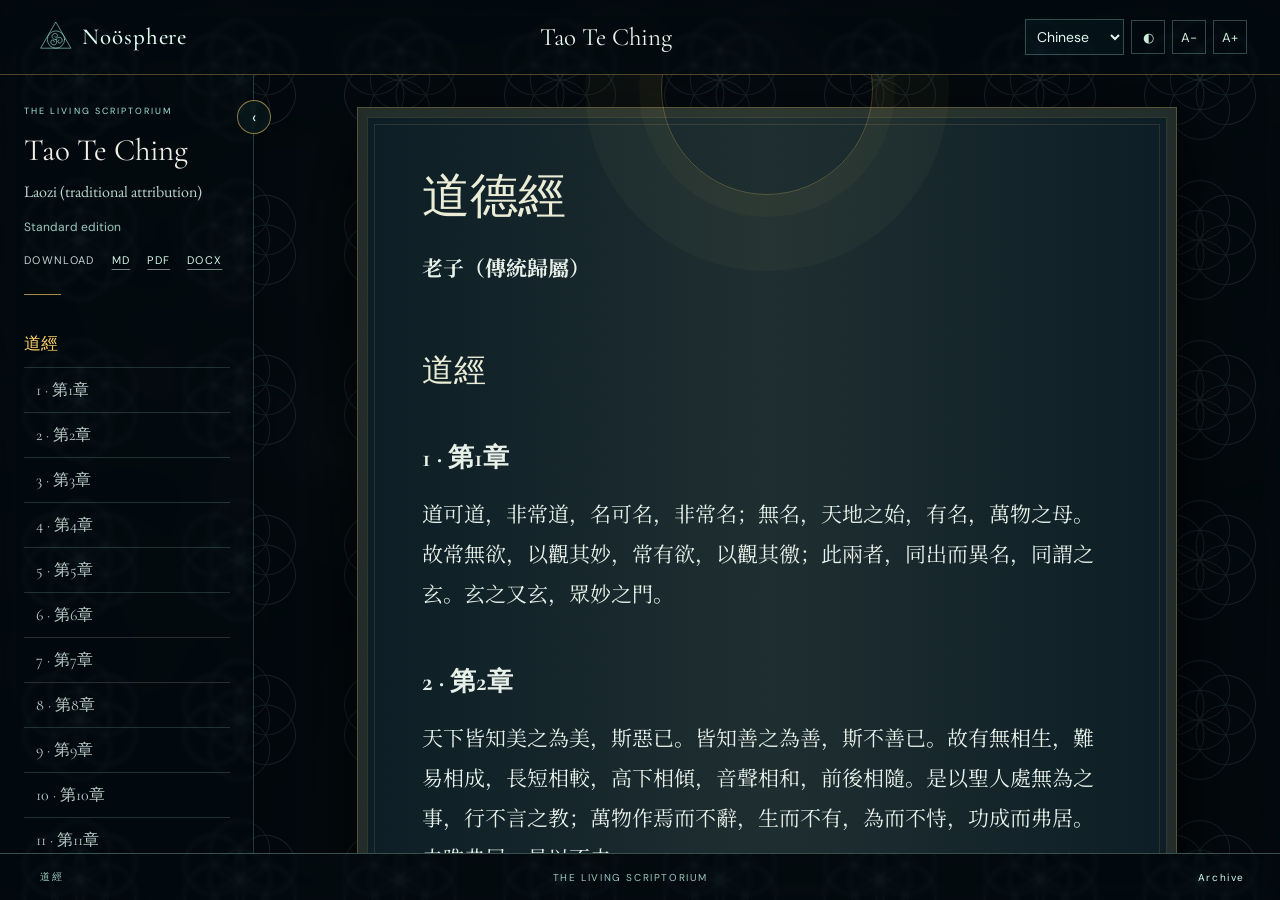
<file: books/zh/tao-te-ching.html>
<!doctype html>
<html lang="en">
<head>
<meta charset="utf-8">
<meta name="viewport" content="width=device-width, initial-scale=1, viewport-fit=cover">
<meta name="theme-color" content="#040c11">
<meta name="description" content="Read Tao Te Ching in Chinese (standard edition). An inquiry into the Way, naturalness, receptivity, and the relationship between opposites.">
<title>Tao Te Ching — Chinese · Standard edition · Noösphere</title>
<link rel="canonical" href="https://noosfield.click/books/zh/tao-te-ching.html">
<link rel="alternate" hreflang="en" href="https://noosfield.click/books/en/tao-te-ching.html">
<link rel="alternate" hreflang="ro" href="https://noosfield.click/books/ro/tao-te-ching.html">
<link rel="alternate" hreflang="zh" href="https://noosfield.click/books/zh/tao-te-ching.html">
<link rel="alternate" hreflang="x-default" href="https://noosfield.click/books/en/tao-te-ching.html">
<meta property="og:type" content="website">
<meta property="og:site_name" content="Noösphere">
<meta property="og:title" content="Tao Te Ching — Chinese · Standard edition · Noösphere">
<meta property="og:description" content="Read Tao Te Ching in Chinese (standard edition). An inquiry into the Way, naturalness, receptivity, and the relationship between opposites.">
<meta property="og:url" content="https://noosfield.click/books/zh/tao-te-ching.html">
<meta property="og:image" content="https://noosfield.click/assets/share.png">
<meta property="og:image:width" content="1200">
<meta property="og:image:height" content="630">
<meta property="og:image:alt" content="Noösphere — The Living Scriptorium">
<meta name="twitter:card" content="summary_large_image">
<script type="application/ld+json">{"@context": "https://schema.org", "@type": "Book", "name": "Tao Te Ching", "url": "https://noosfield.click/books/zh/tao-te-ching.html", "inLanguage": "zh", "bookEdition": "Standard edition"}</script>
<link rel="preconnect" href="https://fonts.googleapis.com">
<link href="https://fonts.googleapis.com/css2?family=Cormorant+Garamond:wght@400;500;600&family=DM+Sans:wght@400;500&family=EB+Garamond:ital,wght@0,400;0,500;1,400&family=Noto+Serif+SC:wght@400;500&display=swap" rel="stylesheet">
<link rel="icon" type="image/svg+xml" href="../../assets/icons/tao-te-ching.svg">
<link rel="stylesheet" href="../../styles.css">
<link rel="stylesheet" href="../../reader.css">
<script src="../../reader.js" defer></script>
</head>
<body data-scene="reader" class="book-reader" style="--aura:#ffd166">
<div class="reading-environment" aria-hidden="true"></div>
<div class="background-mesh" aria-hidden="true"></div>
<a class="skip-reading" href="#bookText">Skip to text</a>
<header class="reading-header">
<a class="reader-back" href="../../index.html#book/tao-te-ching" aria-label="Noösphere — return to volume"><img src="../../assets/site-mark.svg" alt="" width="32" height="32"><span class="reader-brand">Noösphere</span></a>
<span class="reader-book-title">Tao Te Ching</span>
<div class="reading-controls">
<label class="sr-only" for="bookLanguage">Book language</label>
<select id="bookLanguage" aria-label="Book language"><option value="../../books/en/tao-te-ching.html">English</option><option value="../../books/ro/tao-te-ching.html">Romanian</option><option value="../../books/zh/tao-te-ching.html" selected>Chinese</option></select>
<button id="themeToggle" aria-label="Switch reading surface" aria-pressed="false" title="Switch reading surface">◐</button>
<button id="fontMinus" aria-label="Decrease reading font">A−</button>
<button id="fontPlus" aria-label="Increase reading font">A+</button>
</div>
</header>
<div class="reader-layout" id="readerLayout">
<aside class="toc" id="toc" aria-label="Book navigation"><div class="toc-inner">
<div class="toc-eyebrow">THE LIVING SCRIPTORIUM</div><h2>Tao Te Ching</h2><p>Laozi (traditional attribution)</p><p class="edition-label">Standard edition</p>
<div class="format-links"><span>DOWNLOAD</span><a href="../../content/tao-te-ching/book-zh.md" download>MD</a><a href="../../content/tao-te-ching/book-zh.pdf" download>PDF</a><a href="../../content/tao-te-ching/book-zh.docx" download>DOCX</a></div>
<div class="toc-divider"></div><nav aria-label="Contents" lang="zh" dir="ltr"><a class="toc-jump toc-level-2" href="#道經">道經</a><a class="toc-jump toc-level-3" href="#section1-1">1 · 第1章</a><a class="toc-jump toc-level-3" href="#section1-2">2 · 第2章</a><a class="toc-jump toc-level-3" href="#section1-3">3 · 第3章</a><a class="toc-jump toc-level-3" href="#section1-4">4 · 第4章</a><a class="toc-jump toc-level-3" href="#section1-5">5 · 第5章</a><a class="toc-jump toc-level-3" href="#section1-6">6 · 第6章</a><a class="toc-jump toc-level-3" href="#section1-7">7 · 第7章</a><a class="toc-jump toc-level-3" href="#section1-8">8 · 第8章</a><a class="toc-jump toc-level-3" href="#section1-9">9 · 第9章</a><a class="toc-jump toc-level-3" href="#section1-10">10 · 第10章</a><a class="toc-jump toc-level-3" href="#section1-11">11 · 第11章</a><a class="toc-jump toc-level-3" href="#section1-12">12 · 第12章</a><a class="toc-jump toc-level-3" href="#section1-13">13 · 第13章</a><a class="toc-jump toc-level-3" href="#section1-14">14 · 第14章</a><a class="toc-jump toc-level-3" href="#section1-15">15 · 第15章</a><a class="toc-jump toc-level-3" href="#section1-16">16 · 第16章</a><a class="toc-jump toc-level-3" href="#section1-17">17 · 第17章</a><a class="toc-jump toc-level-3" href="#section1-18">18 · 第18章</a><a class="toc-jump toc-level-3" href="#section1-19">19 · 第19章</a><a class="toc-jump toc-level-3" href="#section1-20">20 · 第20章</a><a class="toc-jump toc-level-3" href="#section1-21">21 · 第21章</a><a class="toc-jump toc-level-3" href="#section1-22">22 · 第22章</a><a class="toc-jump toc-level-3" href="#section1-23">23 · 第23章</a><a class="toc-jump toc-level-3" href="#section1-24">24 · 第24章</a><a class="toc-jump toc-level-3" href="#section1-25">25 · 第25章</a><a class="toc-jump toc-level-3" href="#section1-26">26 · 第26章</a><a class="toc-jump toc-level-3" href="#section1-27">27 · 第27章</a><a class="toc-jump toc-level-3" href="#section1-28">28 · 第28章</a><a class="toc-jump toc-level-3" href="#section1-29">29 · 第29章</a><a class="toc-jump toc-level-3" href="#section1-30">30 · 第30章</a><a class="toc-jump toc-level-3" href="#section1-31">31 · 第31章</a><a class="toc-jump toc-level-3" href="#section1-32">32 · 第32章</a><a class="toc-jump toc-level-3" href="#section1-33">33 · 第33章</a><a class="toc-jump toc-level-3" href="#section1-34">34 · 第34章</a><a class="toc-jump toc-level-3" href="#section1-35">35 · 第35章</a><a class="toc-jump toc-level-3" href="#section1-36">36 · 第36章</a><a class="toc-jump toc-level-3" href="#section1-37">37 · 第37章</a><a class="toc-jump toc-level-2" href="#德經">德經</a><a class="toc-jump toc-level-3" href="#section2-38">38 · 第38章</a><a class="toc-jump toc-level-3" href="#section2-39">39 · 第39章</a><a class="toc-jump toc-level-3" href="#section2-40">40 · 第40章</a><a class="toc-jump toc-level-3" href="#section2-41">41 · 第41章</a><a class="toc-jump toc-level-3" href="#section2-42">42 · 第42章</a><a class="toc-jump toc-level-3" href="#section2-43">43 · 第43章</a><a class="toc-jump toc-level-3" href="#section2-44">44 · 第44章</a><a class="toc-jump toc-level-3" href="#section2-45">45 · 第45章</a><a class="toc-jump toc-level-3" href="#section2-46">46 · 第46章</a><a class="toc-jump toc-level-3" href="#section2-47">47 · 第47章</a><a class="toc-jump toc-level-3" href="#section2-48">48 · 第48章</a><a class="toc-jump toc-level-3" href="#section2-49">49 · 第49章</a><a class="toc-jump toc-level-3" href="#section2-50">50 · 第50章</a><a class="toc-jump toc-level-3" href="#section2-51">51 · 第51章</a><a class="toc-jump toc-level-3" href="#section2-52">52 · 第52章</a><a class="toc-jump toc-level-3" href="#section2-53">53 · 第53章</a><a class="toc-jump toc-level-3" href="#section2-54">54 · 第54章</a><a class="toc-jump toc-level-3" href="#section2-55">55 · 第55章</a><a class="toc-jump toc-level-3" href="#section2-56">56 · 第56章</a><a class="toc-jump toc-level-3" href="#section2-57">57 · 第57章</a><a class="toc-jump toc-level-3" href="#section2-58">58 · 第58章</a><a class="toc-jump toc-level-3" href="#section2-59">59 · 第59章</a><a class="toc-jump toc-level-3" href="#section2-60">60 · 第60章</a><a class="toc-jump toc-level-3" href="#section2-61">61 · 第61章</a><a class="toc-jump toc-level-3" href="#section2-62">62 · 第62章</a><a class="toc-jump toc-level-3" href="#section2-63">63 · 第63章</a><a class="toc-jump toc-level-3" href="#section2-64">64 · 第64章</a><a class="toc-jump toc-level-3" href="#section2-65">65 · 第65章</a><a class="toc-jump toc-level-3" href="#section2-66">66 · 第66章</a><a class="toc-jump toc-level-3" href="#section2-67">67 · 第67章</a><a class="toc-jump toc-level-3" href="#section2-68">68 · 第68章</a><a class="toc-jump toc-level-3" href="#section2-69">69 · 第69章</a><a class="toc-jump toc-level-3" href="#section2-70">70 · 第70章</a><a class="toc-jump toc-level-3" href="#section2-71">71 · 第71章</a><a class="toc-jump toc-level-3" href="#section2-72">72 · 第72章</a><a class="toc-jump toc-level-3" href="#section2-73">73 · 第73章</a><a class="toc-jump toc-level-3" href="#section2-74">74 · 第74章</a><a class="toc-jump toc-level-3" href="#section2-75">75 · 第75章</a><a class="toc-jump toc-level-3" href="#section2-76">76 · 第76章</a><a class="toc-jump toc-level-3" href="#section2-77">77 · 第77章</a><a class="toc-jump toc-level-3" href="#section2-78">78 · 第78章</a><a class="toc-jump toc-level-3" href="#section2-79">79 · 第79章</a><a class="toc-jump toc-level-3" href="#section2-80">80 · 第80章</a><a class="toc-jump toc-level-3" href="#section2-81">81 · 第81章</a><a class="toc-jump toc-level-2" href="#出版說明">出版說明</a><a class="toc-jump toc-level-3" href="#text">text</a></nav>

<a class="toc-return" href="../../index.html">Return to the archive</a>
</div></aside>
<button id="tocToggle" class="toc-tab" aria-controls="toc" aria-expanded="true" aria-label="Collapse table of contents">‹</button>
<main class="page-flow" id="pageFlow" tabindex="-1" aria-label="Book text">
<article class="page-sheet book-text" id="bookText" lang="zh" dir="ltr"><h1 id="道德經">道德經</h1>
<p><strong>老子（傳統歸屬）</strong></p>
<h2 id="道經">道經</h2>
<h3 id="section1-1">1 · 第1章</h3>
<p>道可道，非常道，名可名，非常名；無名，天地之始，有名，萬物之母。故常無欲，以觀其妙，常有欲，以觀其徼；此兩者，同出而異名，同謂之玄。玄之又玄，眾妙之門。</p>
<h3 id="section1-2">2 · 第2章</h3>
<p>天下皆知美之為美，斯惡已。皆知善之為善，斯不善已。故有無相生，難易相成，長短相較，高下相傾，音聲相和，前後相隨。是以聖人處無為之事，行不言之教；萬物作焉而不辭，生而不有，為而不恃，功成而弗居。夫唯弗居，是以不去。</p>
<h3 id="section1-3">3 · 第3章</h3>
<p>不尚賢，使民不爭；不貴難得之貨，使民不為盜；不見可欲，使民心不亂。是以聖人之治，虛其心，實其腹，弱其志，強其骨。常使民無知無欲。使夫智者不敢為也。為無為，則無不治。</p>
<h3 id="section1-4">4 · 第4章</h3>
<p>道沖而用之或不盈，淵兮似萬物之宗；挫其銳，解其紛，和其光，同其塵，湛兮似或存。吾不知誰之子，象帝之先。</p>
<h3 id="section1-5">5 · 第5章</h3>
<p>天地不仁，以萬物為芻狗；聖人不仁，以百姓為芻狗。天地之間，其猶橐籥乎？虛而不屈，動而愈出。多言數窮，不如守中。</p>
<h3 id="section1-6">6 · 第6章</h3>
<p>谷神不死，是謂玄牝。玄牝之門，是謂天地根。緜緜若存，用之不勤。</p>
<h3 id="section1-7">7 · 第7章</h3>
<p>天長地久。天地所以能長且久者，以其不自生，故能長生。是以聖人後其身而身先；外其身而身存。非以其無私邪，故能成其私。</p>
<h3 id="section1-8">8 · 第8章</h3>
<p>上善若水。水善利萬物而不爭，處眾人之所惡，故幾於道。居善地，心善淵，與善仁，言善信，正善治，事善能，動善時。夫唯不爭，故無尤。</p>
<h3 id="section1-9">9 · 第9章</h3>
<p>持而盈之，不如其已；揣而梲之，不可長保。金玉滿堂，莫之能守；富貴而驕，自遺其咎。功遂身退，天之道。</p>
<h3 id="section1-10">10 · 第10章</h3>
<p>載營魄抱一，能無離乎？專氣致柔，能嬰兒乎？滌除玄覽，能無疵乎？愛國治民，能無知乎？天門開闔，能為雌乎？明白四達，能無為乎？生之，畜之。生而不有，為而不恃，長而不宰，是謂玄德。</p>
<h3 id="section1-11">11 · 第11章</h3>
<p>三十輻共一轂，當其無，有車之用。埏埴以為器，當其無，有器之用。鑿戶牖以為室，當其無，有室之用。故有之以為利，無之以為用。</p>
<h3 id="section1-12">12 · 第12章</h3>
<p>五色令人目盲，五音令人耳聾，五味令人口爽，馳騁畋獵令人心發狂，難得之貨令人行妨。是以聖人為腹不為目，故去彼取此。</p>
<h3 id="section1-13">13 · 第13章</h3>
<p>寵辱若驚，貴大患若身。何謂寵辱若驚？寵為下，得之若驚，失之若驚，是謂寵辱若驚。何謂貴大患若身？吾所以有大患者，為吾有身，及吾無身，吾有何患？故貴以身為天下，若可寄天下；愛以身為天下，若可託天下。</p>
<h3 id="section1-14">14 · 第14章</h3>
<p>視之不見名曰夷，聽之不聞名曰希，搏之不得名曰微。此三者，不可致詰，故混而為一。其上不皦，其下不昧。繩繩不可名，復歸於無物。是謂無狀之狀，無物之象，是謂惚恍。迎之不見其首，隨之不見其後。執古之道，以御今之有。能知古始，是謂道紀。</p>
<h3 id="section1-15">15 · 第15章</h3>
<p>古之善為士者，微妙玄通，深不可識。夫唯不可識，故強為之容。豫焉若冬涉川，猶兮若畏四鄰，儼兮其若容，渙兮若冰之將釋，敦兮其若樸，曠兮其若谷，混兮其若濁。孰能濁以靜之徐清？孰能安以久動之徐生？保此道者不欲盈，夫唯不盈，故能蔽不新成。</p>
<h3 id="section1-16">16 · 第16章</h3>
<p>致虛極，守靜篤。萬物並作，吾以觀復。夫物芸芸，各復歸其根。歸根曰靜，是謂復命。復命曰常，知常曰明。不知常，妄作凶。知常容，容乃公，公乃全，全乃天，天乃道，道乃久，沒身不殆。</p>
<h3 id="section1-17">17 · 第17章</h3>
<p>太上，下知有之，其次，親而譽之，其次，畏之，其次，侮之。信不足焉，有不信焉。悠兮其貴言，功成事遂，百姓皆謂：我自然。</p>
<h3 id="section1-18">18 · 第18章</h3>
<p>大道廢，有仁義；智慧出，有大偽；六親不和，有孝慈；國家昏亂，有忠臣。</p>
<h3 id="section1-19">19 · 第19章</h3>
<p>絕聖棄智，民利百倍；絕仁棄義，民復孝慈；絕巧棄利，盜賊無有。此三者以為文不足，故令有所屬﹕見素抱樸，少私寡欲。</p>
<h3 id="section1-20">20 · 第20章</h3>
<p>絕學無憂，唯之與阿，相去幾何？善之與惡，相去若何？人之所畏，不可不畏。荒兮其未央哉﹗眾人熙熙，如享太牢，如春登臺。我獨泊兮其未兆，如嬰兒之未孩；儽儽兮若無所歸。眾人皆有餘，而我獨若遺。我愚人之心也哉﹗沌沌兮，俗人昭昭，我獨昏昏。俗人察察，我獨悶悶。澹兮其若海，飂兮若無止。眾人皆有以，而我獨頑似鄙。我獨異於人，而貴食母。</p>
<h3 id="section1-21">21 · 第21章</h3>
<p>孔德之容，惟道是從。道之為物，惟恍惟惚。惚兮恍兮，其中有象；恍兮惚兮，其中有物。窈兮冥兮，其中有精；其精甚真，其中有信。自今及古，其名不去，以閱眾甫。吾何以知眾甫之狀哉？以此。</p>
<h3 id="section1-22">22 · 第22章</h3>
<p>曲則全，枉則直，窪則盈，敝則新，少則得，多則惑。是以聖人抱一為天下式。不自見故明，不自是故彰，不自伐故有功，不自矜故長。夫唯不爭，故天下莫能與之爭。古之所謂曲則全者，豈虛言哉！誠全而歸之。</p>
<h3 id="section1-23">23 · 第23章</h3>
<p>希言自然。故飄風不終朝，驟雨不終日。孰為此者？天地。天地尚不能久，而況於人乎？故從事於道者，道者同於道，德者同於德，失者同於失。同於道者，道亦樂得之；同於德者，德亦樂得之；同於失者，失亦樂得之。信不足焉，有不信焉。</p>
<h3 id="section1-24">24 · 第24章</h3>
<p>企者不立，跨者不行，自見者不明，自是者不彰，自伐者無功，自矜者不長。其在道也，曰餘食贅行。物或惡之，故有道者不處。</p>
<h3 id="section1-25">25 · 第25章</h3>
<p>有物混成，先天地生。寂兮寥兮，獨立而不改，周行而不殆，可以為天下母。吾不知其名，字之曰道，強為之名曰大。大曰逝，逝曰遠，遠曰反。故道大，天大，地大，王亦大。域中有四大，而王居其一焉。人法地，地法天，天法道，道法自然。</p>
<h3 id="section1-26">26 · 第26章</h3>
<p>重為輕根，靜為躁君。是以聖人終日行不離輜重。雖有榮觀，燕處超然。奈何萬乘之主，而以身輕天下？輕則失本，躁則失君。</p>
<h3 id="section1-27">27 · 第27章</h3>
<p>善行無轍迹，善言無瑕讁；善數不用籌策；善閉無關楗而不可開，善結無繩約而不可解。是以聖人常善救人，故無棄人；常善救物，故無棄物，是謂襲明。故善人者，不善人之師；不善人者，善人之資。不貴其師，不愛其資，雖智大迷，是謂要妙。</p>
<h3 id="section1-28">28 · 第28章</h3>
<p>知其雄，守其雌，為天下谿。為天下谿，常德不離，復歸於嬰兒。知其白，守其黑，為天下式。為天下式，常德不忒，復歸於無極。知其榮，守其辱，為天下谷，常德乃足，復歸於樸。樸散則為器，聖人用之，則為官長，故大制不割。</p>
<h3 id="section1-29">29 · 第29章</h3>
<p>將欲取天下而為之，吾見其不得已。天下神器，不可為也，為者敗之，執者失之。故物或行或隨，或歔或吹。或強或羸，或挫或隳。是以聖人去甚，去奢，去泰。</p>
<h3 id="section1-30">30 · 第30章</h3>
<p>以道佐人主者，不以兵強天下。其事好還。師之所處，荊棘生焉。大軍之後，必有凶年。善有果而已，不敢以取強。果而勿矜，果而勿伐，果而勿驕。果而不得已，果而勿強。物壯則老，是謂不道，不道早已。</p>
<h3 id="section1-31">31 · 第31章</h3>
<p>夫佳兵者，不祥之器，物或惡之，故有道者不處。君子居則貴左，用兵則貴右。兵者不祥之器，非君子之器，不得已而用之，恬淡為上。勝而不美，而美之者，是樂殺人。夫樂殺人者，則不可以得志於天下矣。吉事尚左，凶事尚右。偏將軍居左，上將軍居右，言以喪禮處之。殺人之眾，以哀悲泣之，戰勝，以喪禮處之。</p>
<h3 id="section1-32">32 · 第32章</h3>
<p>道常無名，樸雖小，天下莫能臣也。侯王若能守之，萬物將自賓。天地相合，以降甘露，民莫之令而自均。始制有名，名亦既有，夫亦將知止，知止所以不殆。譬道之在天下，猶川谷之於江海。</p>
<h3 id="section1-33">33 · 第33章</h3>
<p>知人者智，自知者明。勝人者有力，自勝者強。知足者富。強行者有志。不失其所者久。死而不亡者壽。</p>
<h3 id="section1-34">34 · 第34章</h3>
<p>大道氾兮，其可左右。萬物恃之而生而不辭，功成不名有。衣養萬物而不為主，常無欲，可名於小；萬物歸焉而不為主，可名為大。以其終不自為大，故能成其大。</p>
<h3 id="section1-35">35 · 第35章</h3>
<p>執大象，天下往。往而不害，安平太。樂與餌，過客止。道之出口，淡乎其無味，視之不足見，聽之不足聞，用之不足既。</p>
<h3 id="section1-36">36 · 第36章</h3>
<p>將欲歙之，必固張之；將欲弱之，必固強之；將欲廢之，必固興之；將欲奪之，必固與之。是謂微明。柔弱勝剛強。魚不可脫於淵，國之利器不可以示人。</p>
<h3 id="section1-37">37 · 第37章</h3>
<p>道常無為而無不為。侯王若能守之，萬物將自化。化而欲作，吾將鎮之以無名之樸。無名之樸，夫亦將無欲。不欲以靜，天下將自定。</p>
<h2 id="德經">德經</h2>
<h3 id="section2-38">38 · 第38章</h3>
<p>上德不德，是以有德；下德不失德，是以無德。上德無為而無以為，下德為之而有以為。上仁為之而無以為，上義為之而有以為。上禮為之而莫之應，則攘臂而扔之。故失道而後德，失德而後仁，失仁而後義，失義而後禮。夫禮者，忠信之薄，而亂之首。前識者，道之華，而愚之始。是以大丈夫處其厚，不居其薄；處其實，不居其華。故去彼取此。</p>
<h3 id="section2-39">39 · 第39章</h3>
<p>昔之得一者，天得一以清，地得一以寧，神得一以靈，谷得一以盈，萬物得一以生，侯王得一以為天下貞。其致之，天無以清將恐裂，地無以寧將恐發，神無以靈將恐歇，谷無以盈將恐竭，萬物無以生將恐滅，侯王無以貴高將恐蹶。故貴以賤為本，高以下為基。是以侯王自稱孤﹑寡﹑不穀。此非以賤為本邪？非乎？故致數輿無輿，不欲琭琭如玉，珞珞如石。</p>
<h3 id="section2-40">40 · 第40章</h3>
<p>反者道之動，弱者道之用。天下萬物生於有，有生於無。</p>
<h3 id="section2-41">41 · 第41章</h3>
<p>上士聞道，勤而行之；中士聞道，若存若亡；下士聞道，大笑之。不笑不足以為道。故建言有之﹕明道若昧，進道若退，夷道若纇，上德若谷，大白若辱，廣德若不足，建德若偷，質真若渝，大方無隅，大器晚成，大音希聲，大象無形，道隱無名。夫唯道，善貸且成。</p>
<h3 id="section2-42">42 · 第42章</h3>
<p>道生一，一生二，二生三，三生萬物。萬物負陰而抱陽，沖氣以為和。人之所惡，唯孤﹑寡﹑不穀，而王公以為稱。故物或損之而益，或益之而損。人之所教，我亦教之。強梁者不得其死，吾將以為教父。</p>
<h3 id="section2-43">43 · 第43章</h3>
<p>天下之至柔，馳騁天下之至堅。無有入無間，吾是以知無為之有益。不言之教，無為之益，天下希及之。</p>
<h3 id="section2-44">44 · 第44章</h3>
<p>名與身孰親？身與貨孰多？得與亡孰病？是故甚愛必大費，多藏必厚亡，知足不辱，知止不殆，可以長久。</p>
<h3 id="section2-45">45 · 第45章</h3>
<p>大成若缺，其用不弊。大盈若沖，其用不窮。大直若屈，其用不居。大巧若拙，其用不輟。大辯若訥，其用不差。躁勝寒，靜勝熱。清靜為天下正。</p>
<h3 id="section2-46">46 · 第46章</h3>
<p>天下有道，卻走馬以糞。天下無道，戎馬生於郊。禍莫大於不知足；咎莫大於欲得。故知足之足，常足矣。</p>
<h3 id="section2-47">47 · 第47章</h3>
<p>不出戶，知天下；不闚牖，見天道。其出彌遠，其知彌少。是以聖人不行而知，不見而名，不為而成。</p>
<h3 id="section2-48">48 · 第48章</h3>
<p>為學日益，為道日損。損之又損，以至於無為。無為而無不為。取天下常以無事，及其有事，不足以取天下。</p>
<h3 id="section2-49">49 · 第49章</h3>
<p>聖人無常心，以百姓心為心。善者，吾善之；不善者，吾亦善之，德善。信者，吾信之；不信者，吾亦信之，德信。聖人在天下歙歙，為天下渾其心，百姓皆注其耳目，聖人皆孩之。</p>
<h3 id="section2-50">50 · 第50章</h3>
<p>出生入死。生之徒，十有三；死之徒，十有三；人之生，動之死地，亦十有三。夫何故？以其生生之厚。蓋聞善攝生者，陸行不遇兕虎，入軍不被甲兵；兕無所投其角，虎無所措其爪，兵無所容其刃。夫何故？以其無死地。</p>
<h3 id="section2-51">51 · 第51章</h3>
<p>道生之，德畜之，物形之，勢成之。是以萬物莫不尊道而貴德。道之尊，德之貴，夫莫之命而常自然。故道生之，德畜之。長之育之，亭之毒之，蓋之覆之。生而不有，為而不恃，長而不宰。是謂玄德。</p>
<h3 id="section2-52">52 · 第52章</h3>
<p>天下有始，以為天下母。既得其母，以知其子，既知其子，復守其母，沒身不殆。塞其兌，閉其門，終身不勤。開其兌，濟其事，終身不救。見小曰明，守柔曰強。用其光，復歸其明，無遺身殃，是為習常。</p>
<h3 id="section2-53">53 · 第53章</h3>
<p>使我介然有知，行於大道，唯施是畏。大道甚夷，而民好徑。朝甚除，田甚蕪，倉甚虛；服文綵，帶利劍，厭飲食，財貨有餘；是為盜夸。非道也哉！</p>
<h3 id="section2-54">54 · 第54章</h3>
<p>善建者不拔，善抱者不脫，子孫以祭祀不輟。修之於身，其德乃真；修之於家，其德乃餘；修之於鄉，其德乃長；修之於國，其德乃豐；修之於天下，其德乃普。故以身觀身，以家觀家，以鄉觀鄉，以國觀國，以天下觀天下。吾何以知天下然哉？以此。</p>
<h3 id="section2-55">55 · 第55章</h3>
<p>含德之厚，比於赤子。蜂蠆虺蛇不螫，猛獸不據，攫鳥不搏。骨弱筋柔而握固。未知牝牡之合而全作，精之至也。終日號而不嗄，和之至也。知和曰常，知常曰明。益生曰祥。心使氣曰強。物壯則老，謂之不道，不道早已。</p>
<h3 id="section2-56">56 · 第56章</h3>
<p>知者不言，言者不知。塞其兌，閉其門，挫其銳，解其分，和其光，同其塵，是謂玄同。故不可得而親，不可得而疏；不可得而利，不可得而害；不可得而貴，不可得而賤。故為天下貴。</p>
<h3 id="section2-57">57 · 第57章</h3>
<p>以正治國，以奇用兵，以無事取天下。吾何以知其然哉？以此。天下多忌諱，而民彌貧；民多利器，國家滋昬；人多伎巧，奇物滋起；法令滋彰，盜賊多有。故聖人云﹕「我無為而民自化，我好靜而民自正，我無事而民自富，我無欲而民自樸。」</p>
<h3 id="section2-58">58 · 第58章</h3>
<p>其政悶悶，其民淳淳；其政察察，其民缺缺。禍兮福之所倚，福兮禍之所伏。孰知其極？其無正。正復為奇，善復為妖。人之迷，其日固久。是以聖人方而不割，廉而不劌，直而不肆，光而不燿。</p>
<h3 id="section2-59">59 · 第59章</h3>
<p>治人事天，莫若嗇。夫唯嗇，是謂早服；早服謂之重積德；重積德則無不克，無不克則莫知其極；莫知其極，可以有國；有國之母，可以長久；是謂深根固柢，長生久視之道。</p>
<h3 id="section2-60">60 · 第60章</h3>
<p>治大國，若烹小鮮。以道莅天下，其鬼不神；非其鬼不神，其神不傷人；非其神不傷人，聖人亦不傷人。夫兩不相傷，故德交歸焉。</p>
<h3 id="section2-61">61 · 第61章</h3>
<p>大國者下流，天下之交。天下之牝，牝常以靜勝牡，以靜為下。故大國以下小國，則取小國；小國以下大國，則取大國。故或下以取，或下而取。大國不過欲兼畜人，小國不過欲入事人。夫兩者各得其所欲，大者宜為下。</p>
<h3 id="section2-62">62 · 第62章</h3>
<p>道者萬物之奧。善人之寶，不善人之所保。美言可以市，尊行可以加人。人之不善，何棄之有？故立天子，置三公，雖有拱璧以先駟馬，不如坐進此道。古之所以貴此道者何？不曰以求得，有罪以免邪？故為天下貴。</p>
<h3 id="section2-63">63 · 第63章</h3>
<p>為無為，事無事，味無味。大小多少，報怨以德。圖難於其易，為大於其細；天下難事必作於易，天下大事必作於細。是以聖人終不為大，故能成其大。夫輕諾必寡信，多易必多難。是以聖人猶難之，故終無難矣</p>
<h3 id="section2-64">64 · 第64章</h3>
<p>其安易持，其未兆易謀。其脆易泮，其微易散。為之於未有，治之於未亂。合抱之木，生於毫末；九層之臺，起於累土；千里之行，始於足下。為者敗之，執者失之。是以聖人無為故無敗，無執故無失。民之從事，常於幾成而敗之。慎終如始，則無敗事。是以聖人欲不欲，不貴難得之貨；學不學，復眾人之所過。以輔萬物之自然，而不敢為。</p>
<h3 id="section2-65">65 · 第65章</h3>
<p>古之善為道者，非以明民，將以愚之。民之難治，以其智多。故以智治國，國之賊，不以智治國，國之福。知此兩者亦稽式。常知稽式，是謂玄德。玄德深矣，遠矣，與物反矣，然後乃至大順。</p>
<h3 id="section2-66">66 · 第66章</h3>
<p>江海所以能為百谷王者，以其善下之，故能為百谷王。是以欲上民，必以言下之。欲先民，必以身後之。是以聖人處上而民不重，處前而民不害。是以天下樂推而不厭，以其不爭，故天下莫能與之爭。</p>
<h3 id="section2-67">67 · 第67章</h3>
<p>天下皆謂我道大，似不肖。夫唯大，故似不肖。若肖，久矣其細也夫！我有三寶，持而保之。一曰慈，二曰儉，三曰不敢為天下先。慈故能勇，儉故能廣，不敢為天下先，故能成器長。今舍慈且勇，舍儉且廣，舍後且先，死矣！夫慈以戰則勝，以守則固。天將救之，以慈衛之。</p>
<h3 id="section2-68">68 · 第68章</h3>
<p>善為士者不武，善戰者不怒，善勝敵者不與，善用人者為之下，是謂不爭之德，是謂用人之力，是謂配天古之極。</p>
<h3 id="section2-69">69 · 第69章</h3>
<p>用兵有言﹕「吾不敢為主而為客，不敢進寸而退尺。」是謂行無行，攘無臂，扔無敵，執無兵。禍莫大於輕敵，輕敵幾喪吾寶。故抗兵相加，哀者勝矣。</p>
<h3 id="section2-70">70 · 第70章</h3>
<p>吾言甚易知，甚易行。天下莫能知，莫能行。言有宗，事有君。夫唯無知，是以不我知。知我者希，則我者貴。是以聖人被褐懷玉。</p>
<h3 id="section2-71">71 · 第71章</h3>
<p>知不知上，不知知病。夫唯病病，是以不病。聖人不病，以其病病，是以不病。</p>
<h3 id="section2-72">72 · 第72章</h3>
<p>民不畏威，則大威至。無狎其所居，無厭其所生。夫唯不厭，是以不厭。是以聖人自知不自見，自愛不自貴；故去彼取此。</p>
<h3 id="section2-73">73 · 第73章</h3>
<p>勇於敢則殺，勇於不敢則活。此兩者，或利或害。天之所惡，孰知其故？是以聖人猶難之。天之道，不爭而善勝，不言而善應，不召而自來，繟然而善謀。天網恢恢，疏而不失。</p>
<h3 id="section2-74">74 · 第74章</h3>
<p>民不畏死，奈何以死懼之？若使民常畏死，而為奇者，吾得執而殺之，孰敢？常有司殺者殺，夫代司殺者殺，是謂代大匠斲。夫代大匠斲者，希有不傷其手矣。</p>
<h3 id="section2-75">75 · 第75章</h3>
<p>民之饑，以其上食稅之多，是以饑。民之難治，以其上之有為，是以難治。民之輕死，以其上求生之厚，是以輕死。夫唯無以生為者，是賢於貴生。</p>
<h3 id="section2-76">76 · 第76章</h3>
<p>人之生也柔弱，其死也堅強。萬物草木之生也柔脆，其死也枯槁。故堅強者死之徒，柔弱者生之徒。是以兵強則不勝，木強則兵。強大處下，柔弱處上。</p>
<h3 id="section2-77">77 · 第77章</h3>
<p>天之道，其猶張弓與？高者抑之，下者舉之；有餘者損之，不足者補之。天之道，損有餘而補不足。人之道則不然，損不足以奉有餘。孰能有餘以奉天下？唯有道者。是以聖人為而不恃，功成而不處，其不欲見賢。</p>
<h3 id="section2-78">78 · 第78章</h3>
<p>天下莫柔弱於水，而攻堅強者，莫之能勝，其無以易之。弱之勝強，柔之勝剛，天下莫不知莫能行。是以聖人云﹕「受國之垢，是謂社稷主；受國不祥，是為天下王。」正言若反。</p>
<h3 id="section2-79">79 · 第79章</h3>
<p>和大怨，必有餘怨，安可以為善？是以聖人執左契，而不責於人。有德司契，無德司徹。天道無親，常與善人。</p>
<h3 id="section2-80">80 · 第80章</h3>
<p>小國寡民，使有什伯之器而不用，使民重死而不遠徙。雖有舟輿，無所乘之；雖有甲兵，無所陳之。使人復結繩而用之，甘其食，美其服，安其居，樂其俗。鄰國相望，雞犬之聲相聞，民至老死，不相往來。</p>
<h3 id="section2-81">81 · 第81章</h3>
<p>信言不美，美言不信。善者不辯，辯者不善。知者不博，博者不知。聖人不積，既以為人己愈有，既以與人己愈多。天之道，利而不害；聖人之道，為而不爭。</p>
<h2 id="出版說明">出版說明</h2>
<h3 id="text">text</h3>
<p>本版中文正文逐章照錄所提供的《TaoTeChing.md》轉錄，保留其字形、標點、章次與次序；未據其他版本校改。該檔將文本標示為王弼本（無注）傳世本，並傳統歸於老子；這些是來源檔所載資料，並非本版獨立核實的版本或作者結論。歷史上的老子身分未由所提供材料確立。</p>
<p>來源檔列出的文本來源為 <a href="https://zh.wikisource.org/wiki/道德經_(王弼本)">Chinese Wikisource — 道德經（王弼本）</a>，並稱其由 <a href="https://tools.vege.club/classics/dao-de-jing/">tools.vege.club</a> 重現；來源檔所列查閱日期為 2026 年 11 月 7 日。本工作記錄核對了外部頁面所載的部分章節與文字，不構成全書校勘。鏡像頁面聲稱轉錄及標點採 CC BY-SA 4.0、古代底本文本屬公有領域；這是已開啟鏡像頁面的聲明，並未獨立核實 Wikisource 的版本歷史或授權資料，也不是法律意見或本版授權聲明。</p>
<p>來源檔未提供本版出版者、出版日期或譯者署名；本版為依所提供中文轉錄製作的中文正文，沒有補造缺失的出版資料或譯者署名。</p>
</article>
</main>
</div>
<footer class="reading-footer"><span id="sectionStatus">Standard edition</span><span>THE LIVING SCRIPTORIUM</span><a href="../../index.html">Archive</a></footer>
</body>
</html>
</file>
<file: styles.css>
/* Background mesh: opacity (0–1) is the only fade; tile size controls spacing. */
:root{--mesh-opacity:0.25;--mesh-size:160px}
:root{--bg:#040b10;--mist:#d4f5ec;--ink:#f1eee8;--secondary:#b7c5c6;--jade:#86e4d3;--lavender:#bda9fa;--gold:#efd6ab;--border:rgba(160,245,223,.23);--ease:cubic-bezier(.19,1,.22,1);font-family:'DM Sans',Arial,sans-serif;color:var(--ink);background:#020709;color-scheme:dark}
*{box-sizing:border-box}html,body{margin:0;width:100%;height:100%;overflow:hidden}body{background:var(--bg);-webkit-font-smoothing:antialiased}button{font:inherit;color:inherit;border:0;background:none;cursor:pointer}button:focus-visible,[role="button"]:focus-visible,a:focus-visible{outline:2px solid #e0fff5;outline-offset:4px}button:hover{color:#fff}a{color:inherit}::selection{background:#6fbead80;color:#fff}.grain{position:fixed;inset:0;pointer-events:none;opacity:.12;z-index:50;background-image:url("data:image/svg+xml,%3Csvg xmlns='http://www.w3.org/2000/svg' width='175' height='175'%3E%3Cfilter id='a'%3E%3CfeTurbulence type='fractalNoise' baseFrequency='.7' numOctaves='3' stitchTiles='stitch'/%3E%3C/filter%3E%3Crect width='100%25' height='100%25' filter='url(%23a)' opacity='.2'/%3E%3C/svg%3E")}.scene{position:fixed;inset:0;overflow:hidden;opacity:0;visibility:hidden;pointer-events:none;transition:opacity .6s var(--ease),visibility .6s}.scene.current{opacity:1;visibility:visible;pointer-events:auto}.scene[hidden]{display:none!important}.site-mark{z-index:30;position:fixed;top:27px;left:39px;display:flex;align-items:center;gap:11px;cursor:pointer;mix-blend-mode:screen}.sigil{color:#a4eedb;display:block;width:40px;height:40px;filter:drop-shadow(0 0 12px #8eedda60)}.sigil svg{width:100%;height:100%}.site-mark small,.site-mark strong{display:block}.site-mark small{font-size:8px;font-weight:500;letter-spacing:.18em;color:#b8d2cb}.site-mark strong{font:400 24px/1.1 'Cormorant Garamond';letter-spacing:.2em;color:#e1fcf2;margin-top:2px}.site-mark-dot{font:12px sans-serif;color:#a1d0d0}
/* The archive is a space, never an index of cards. */
#archive{background:#030a0e}.archive-environment{position:absolute;inset:-4%;background-image:url('assets/noosphere-environment.webp');background-size:cover;background-position:center 51%;opacity:.47;filter:saturate(.88) brightness(.83) blur(1px);transform:scale(1.03);pointer-events:none}.atmosphere-mask{position:absolute;inset:0;background:linear-gradient(90deg,#031016eb 0%,#06131988 23%,#030c10a6 46%,#030b0ec9 78%,#03090def 100%),linear-gradient(180deg,#01060be8 0%,transparent 15%,transparent 71%,#010809f7 99%),radial-gradient(ellipse at 48% 53%,transparent 0%,#02080cbc 71%);pointer-events:none}#particles{position:absolute;inset:0;pointer-events:none;opacity:.8}.neural-canopy{position:absolute;width:min(84vw,1120px);height:auto;left:53%;top:5%;transform:translateX(-50%);opacity:.6;filter:drop-shadow(0 0 17px #71f5e851);pointer-events:none}.archive-poem{position:absolute;z-index:7;left:5.4vw;top:31%;width:248px;pointer-events:none}.archive-poem h1{font:400 clamp(43px,4vw,65px)/.95 'Cormorant Garamond',serif;margin:17px 0 17px;letter-spacing:-.01em;text-shadow:0 2px 30px #000}.archive-poem h1 em{font-weight:400;color:#9ae2d0}.archive-poem p{font:400 15px/1.5 'EB Garamond',serif;color:#b9c7c1;letter-spacing:.01em}.floating-archive{position:absolute;z-index:6;inset:0;overflow:hidden;perspective:1400px;touch-action:pan-y}.archive-volume{position:absolute;top:48%;left:49%;width:220px;height:310px;transform-style:preserve-3d;transform:translate3d(calc(-50% + var(--offset-x)),calc(-50% + var(--offset-y)),var(--depth)) rotateY(var(--rotate-y)) rotateZ(var(--rotate-z)) scale(var(--scale));opacity:var(--opacity);filter:brightness(var(--brightness)) drop-shadow(0 25px 30px #000c);transition:transform .9s var(--ease),opacity .7s,filter .7s;cursor:pointer}.archive-volume.is-selected{z-index:10;filter:brightness(1.12) drop-shadow(0 0 27px #99ffe046) drop-shadow(14px 25px 29px #000)}.archive-volume:not(.is-selected){z-index:var(--level)}.archive-volume[aria-hidden="true"]{pointer-events:none}.archive-volume.is-selected:hover{filter:brightness(1.28) drop-shadow(0 0 46px #91f7d58a)}.archive-volume:focus-visible{outline:2px solid #c7ffe8}.archive-volume .crystal-book{width:220px;height:310px}
/* A real 3D crystalline codex: cover, translucent internal pages and refractive spine. */
.crystal-book{--aura:#9ef5df;position:relative;display:block;width:220px;height:310px;transform-style:preserve-3d;perspective:1200px}.crystal-book-shell{position:relative;inset:0;width:100%;height:100%;transform-style:preserve-3d}.crystal-book .face{position:absolute;inset:0;z-index:3;overflow:hidden;display:flex;align-items:center;flex-direction:column;text-align:center;padding:14px 16px 18px;border:1px solid color-mix(in srgb,var(--aura),white 20%);border-radius:2px 7px 8px 1px;background:linear-gradient(135deg,#e3fff235 0%,transparent 23%,#a5d4f118 48%,#fff4eb30 51%,transparent 54%,#82ecdb1e 85%),linear-gradient(160deg,#24414a9e 0%,#0e1b29ee 45%,#263443d8 85%,#170f1a 100%);box-shadow:inset 0 0 19px #b0ffee4b,inset 5px 1px 12px #e6ecff2c,inset -6px -5px 20px #7ce5e933,0 0 7px var(--aura);transform:translateZ(15px);backface-visibility:hidden}.crystal-book .face:before,.crystal-book .face:after{content:'';position:absolute;inset:9px;border:1px solid #d8f4e487;clip-path:polygon(0 0,27% 0,27% 4%,73% 4%,73% 0,100% 0,100% 100%,0 100%);pointer-events:none}.crystal-book .face:after{inset:15px;border-color:#c6fff03f;clip-path:none}.face-prism{position:absolute;inset:0;pointer-events:none;background:linear-gradient(113deg,transparent 28%,#d9fff01e 29%,transparent 43%,#d6c3ff1a 63%,transparent 65%);mix-blend-mode:screen}.crystal-book .spine{position:absolute;left:0;top:0;width:31px;height:100%;transform:rotateY(-90deg);transform-origin:left;background:linear-gradient(90deg,#76e6c9c9,#132e45ee 18%,#d6ddfc8c 29%,#263853cb 60%,#86f5dfaf);border:1px solid #cbfdf4;box-shadow:inset 0 0 16px #6dffe5aa,0 0 11px #6dffe567}.crystal-book .pages-edge{position:absolute;right:0;top:5px;width:29px;height:calc(100% - 10px);transform-origin:right;transform:rotateY(90deg);background:repeating-linear-gradient(90deg,#98e6dd 0 1px,#c3ceee 1px 2px,#37606a 2px 4px);opacity:.82;border:1px solid #caf0ff}.crystal-book .book-top{position:absolute;top:0;left:4px;width:calc(100% - 8px);height:30px;transform-origin:top;transform:rotateX(90deg);background:repeating-linear-gradient(0deg,#508485 0 1px,#a5dcd9 1px 2px,#1c303a 3px 4px)}.face-top{font:500 8px 'DM Sans',sans-serif;letter-spacing:.27em;color:#c8fff1ad;margin:13px 0 0}.face-art{position:relative;flex:1 1 0;width:94%;min-height:50px;margin:8px 0;color:var(--aura);filter:drop-shadow(0 0 5px color-mix(in srgb,var(--aura) 45%,transparent))}.face-art svg{position:absolute;inset:0;display:block;width:100%;height:100%;padding:4px}.face-rule{height:1px;width:40px;background:#c0fff9a1;margin:0 auto 14px}.face-title{font:500 31px/.95 'Cormorant Garamond',Georgia,serif;color:#f7fbf3;text-shadow:0 2px 13px #000;max-width:100%;text-wrap:balance;min-height:32px}.face-native{font:400 19px/1.48 'EB Garamond',serif;color:#c2ede2;max-width:100%;min-height:24px;margin-top:5px}.face-native[lang^="ar"]{font-family:'Noto Naskh Arabic',serif;font-size:22px}.face-native[lang^="he"]{font-family:'Noto Serif Hebrew',serif;font-size:17px}.face-native[lang^="sa"],.face-native[lang^="pi"]{font-family:'Noto Serif Devanagari',serif;font-size:15px}.face-native[lang^="zh"]{font-family:'Noto Serif SC',serif;font-size:19px}.face-bottom{font:500 8px/1.5 'DM Sans',sans-serif;letter-spacing:.17em;color:#d5ebdab0;margin-top:auto}
.archive-active{position:absolute;right:4.8vw;top:42%;width:clamp(230px,23vw,335px);z-index:12;pointer-events:none;text-shadow:0 4px 30px #000}.signal-label{font-size:9px;letter-spacing:.25em;color:#adf1df}.active-original{font-size:28px;color:var(--aura,#b5f5e4);margin-top:21px;min-height:34px;text-align:left}.active-original[lang^="ar"]{font-family:'Noto Naskh Arabic',serif}.active-original[lang^="he"]{font-family:'Noto Serif Hebrew',serif}.active-original[lang^="zh"]{font-family:'Noto Serif SC',serif}.active-original[lang^="sa"],.active-original[lang^="pi"]{font-family:'Noto Serif Devanagari',serif}.active-name{font:400 clamp(36px,3.6vw,57px)/.93 'Cormorant Garamond';margin:10px 0 10px;text-wrap:balance}.active-culture{color:#a9d4cc;font-size:10px;letter-spacing:.2em;text-transform:uppercase}.active-abstract{font:400 18px/1.38 'EB Garamond',serif;color:#b1c7c2;margin:19px 0}.active-activate{pointer-events:auto;display:flex;align-items:center;gap:12px;font-size:10px;letter-spacing:.19em;color:#ddfff0;padding:13px 0;border-bottom:1px solid #b5f5e16d}.active-activate .arrow{font-size:20px;transition:transform .2s}.active-activate:hover .arrow{transform:translate(4px,-3px)}.archive-sequence{position:absolute;z-index:13;bottom:45px;left:50%;transform:translateX(-50%);display:flex;gap:11px;align-items:center}.archive-sequence button{display:grid;place-items:center;padding:0;flex:none;line-height:0;width:35px;height:35px;border:1px solid #93dfd43b;border-radius:50%;color:#b4e1dd;transition:background .25s,border-color .25s,box-shadow .25s}.archive-sequence button svg{display:block;width:23px;height:23px;aspect-ratio:1;flex:none;stroke-width:2.5}.archive-sequence button.is-current{color:#e9ffef;border-color:#c0ffe5b8;background:#8ef7db24;box-shadow:0 0 18px #98e9dc40}.archive-instruction{position:absolute;bottom:46px;left:5.4vw;font-size:9px;letter-spacing:.2em;color:#9dbfba;display:flex;gap:13px;align-items:center;z-index:15;pointer-events:none}.instruct-diamond{color:#d5e8bd;font-size:14px}.archive-status{position:absolute;bottom:43px;right:5.3vw;z-index:10;display:flex;align-items:center;gap:20px}.archive-status>span{font-size:9px;letter-spacing:.18em;color:#9eb9b4}.archive-status strong{font:400 29px 'Cormorant Garamond';color:#eaffee}.archive-status strong i{font-style:normal;color:#91aea5;font-size:16px}.ambient-note{position:absolute;top:40px;right:42px;z-index:13;font-size:9px;letter-spacing:.2em;color:#afdbd0}.ambient-note span{padding:0 10px;color:#d3b9f9}
/* Second view: one artifact seen as an illuminated specimen, with chapter constellation */
#details{background:radial-gradient(ellipse at 45% 48%,#0b2430 0%,#071219 46%,#02090d 100%)}.detail-atmosphere{position:absolute;inset:0;opacity:.31;background:url('assets/neural-atmosphere.webp') center/cover;filter:saturate(.9)}.detail-atmosphere:after{content:'';position:absolute;inset:0;background:radial-gradient(ellipse at 46% 51%,transparent 2%,#020b0de8 69%)}.detail-waves{position:absolute;inset:0;pointer-events:none;opacity:.5;background:repeating-radial-gradient(circle at 29% 53%,transparent 0 80px,#8ce6d30a 81px 82px,transparent 83px 140px)}.back-gesture{position:absolute;z-index:10;left:40px;top:103px;font-size:10px;letter-spacing:.19em;color:#c7e9d9}.back-gesture span{font-size:18px;margin-right:9px}.detail-shell{position:absolute;inset:90px 5.3vw 45px;display:grid;grid-template-columns:50% 50%;align-items:center;gap:0;max-width:1500px;margin:auto}.detail-exhibit{position:relative;display:flex;flex-direction:column;align-items:center;justify-content:center;min-height:0;height:100%;perspective:1500px}.detail-exhibit:before{content:'';position:absolute;width:min(50vw,560px);aspect-ratio:1;border-radius:50%;border:1px solid #c6ffff32;box-shadow:0 0 0 45px #b4d3fb09,0 0 0 120px #8bdedb07,inset 0 0 45px #6be0c91c;transform:translateY(-10px)}.detail-exhibit:after{content:'';position:absolute;width:min(32vw,390px);aspect-ratio:1;border-radius:50%;border:1px dashed #c7b6ff46;transform:rotate(13deg)}.detail-volume{position:relative;z-index:5;filter:drop-shadow(0 28px 40px #000a);animation:bookEntrance .9s var(--ease) both}.detail-volume .crystal-book{width:clamp(235px,25vw,350px);height:clamp(330px,35.2vw,490px);transform:rotateY(-21deg) rotateX(3deg) rotateZ(-3deg)}.detail-volume .face-title{font-size:clamp(33px,3.25vw,47px)}.detail-volume .face-top{font-size:9px}.detail-volume .face-native{font-size:24px}.detail-crown{z-index:2;position:absolute;top:6%;left:50%;transform:translateX(-50%);width:115px;opacity:.65;color:#c8ffee}.detail-crown svg{width:100%}.detail-base{z-index:6;position:absolute;bottom:10px;color:#a9c5be;font-size:9px;letter-spacing:.2em;display:flex;align-items:center;gap:10px}.base-orbit{width:25px;height:1px;background:#c3e8cd65}.detail-text{position:relative;z-index:7;max-width:560px;max-height:100%;overflow-y:auto;scrollbar-width:thin;scrollbar-color:#78bcb180 transparent;padding:12px 12px 15px 30px}.detail-eyebrow{color:#a3f5d6;font-size:10px;letter-spacing:.24em}.detail-text h1{font:400 clamp(51px,5.4vw,84px)/.9 'Cormorant Garamond',serif;margin:18px 0 6px}.detail-native{font-size:27px;color:#b4f1e4;max-width:100%;margin-top:7px}.detail-native[lang^="ar"]{font-family:'Noto Naskh Arabic',serif}.detail-native[lang^="he"]{font-family:'Noto Serif Hebrew',serif}.detail-native[lang^="zh"]{font-family:'Noto Serif SC',serif}.detail-native[lang^="sa"],.detail-native[lang^="pi"]{font-family:'Noto Serif Devanagari',serif}.detail-description{font:400 21px/1.4 'EB Garamond',Georgia,serif;color:#bdcec8;max-width:475px;margin:20px 0}.detail-facts{display:flex;flex-wrap:wrap;gap:10px 15px;padding:17px 0;border-top:1px solid #b8e9dc39;border-bottom:1px solid #b8e9dc39;color:#a1c4c0;font-size:10px;letter-spacing:.11em}.detail-open{display:flex;align-items:center;gap:25px;margin-top:21px;justify-content:flex-start;font-size:12px;letter-spacing:.17em;color:#e8fff8;border:1px solid #d1fff58a;padding:13px 18px;box-shadow:inset 0 0 18px #8aeccc17;background:#95fff20d;transition:background .2s}.detail-open:hover{background:#85eed82d}.detail-open span{font-size:23px;margin-left:12px}.format-links{display:flex;gap:17px;align-items:center;flex-wrap:wrap;font-size:11px;letter-spacing:.12em;color:#c2d4d0;margin:18px 0 27px}.format-links a{color:#d7f9e8;text-underline-offset:5px;text-decoration-color:#d7f9e883}.detail-toc-label{font-size:9px;letter-spacing:.25em;color:#98e6d6;margin:22px 0 10px}.detail-toc{display:grid;grid-template-columns:1fr 1fr;gap:6px 12px}.chapter-cell{text-align:left;border:1px solid #b8f6e52a;background:#b8f6e506;padding:11px 12px 12px;display:flex;gap:12px;align-items:center;min-height:54px;transition:background .2s,border-color .2s}.chapter-cell:hover{border-color:#bafbe48f;background:#b4f9e31d}.chapter-cell .chapter-num{font:21px 'Cormorant Garamond';color:#a5e7d8}.chapter-cell .chapter-title{font:16px/1.08 'Cormorant Garamond';color:#ebf6ee}.detail-footer{position:absolute;left:5vw;right:5vw;bottom:25px;display:flex;justify-content:space-between;font-size:9px;letter-spacing:.17em;color:#8cb2ad;z-index:2}
@keyframes bookEntrance{from{opacity:0;transform:translateY(27px) scale(.85)}to{opacity:1;transform:translateY(0) scale(1)}}
/* Third view: a quiet glass manuscript with one complete page per scroll step. */
#reader{background:#050e12}.reading-environment{position:absolute;inset:0;opacity:.3;background:url('assets/neural-atmosphere.webp') center/cover;filter:blur(14px) brightness(.6)}.reading-environment:after{content:'';position:absolute;inset:0;background:radial-gradient(ellipse at 50% 40%,#060d11a0,#03090af2 85%)}.reading-header{position:absolute;z-index:12;top:0;left:0;right:0;height:75px;display:flex;justify-content:space-between;align-items:center;padding:0 33px 0 40px;border-bottom:1px solid #ace7d34a;background:#041117c7;backdrop-filter:blur(14px)}.reader-back{display:flex;align-items:center;gap:14px;color:#c7e9e0;letter-spacing:.17em;font-size:10px}.reader-back span:first-child{font-size:22px}.reader-book-title{font:25px 'Cormorant Garamond';color:#e9f8ed;max-width:40vw;overflow:hidden;text-overflow:ellipsis;white-space:nowrap}.reading-controls{display:flex;gap:7px}.reading-controls button{width:34px;height:34px;border:1px solid #9cddd74c;color:#cbead9;font-size:13px}.reading-controls button:hover{background:#95f9e21b}.reader-layout{position:absolute;inset:75px 0 47px;display:flex;overflow:hidden;--reader-scale:1}.toc{position:relative;z-index:9;width:254px;flex:0 0 auto;height:100%;overflow:hidden;background:#06131acc;border-right:1px solid #89d7ca39;backdrop-filter:blur(18px);transition:width .45s var(--ease)}.toc-inner{width:254px;height:100%;padding:45px 24px 22px;overflow-y:auto;scrollbar-width:thin;scrollbar-color:#74b5ad55 transparent}.toc-inner .toc-eyebrow{font-size:9px;letter-spacing:.23em;color:#a2e5d5}.toc-inner h2{font:400 31px/.97 'Cormorant Garamond';margin:18px 0 6px}.toc-original{font-size:19px;color:#b7eadc;line-height:1.5}.toc-divider{width:37px;height:1px;background:#acd6b5a1;margin:22px 0 26px}.toc-nav-label{font-size:9px;letter-spacing:.2em;color:#99c1b7;margin:0 0 10px}.toc-jump{width:100%;display:flex;gap:11px;padding:12px 0;border-bottom:1px solid #b4e8dd2d;text-align:left;font:16px 'Cormorant Garamond';color:#bccfca}.toc-jump>span:first-child{font:10px 'DM Sans';color:#8cc2b6;margin-top:4px}.toc-jump.is-current{color:#e7ffee}.toc-jump.is-current>span:first-child{color:#c7ffe9}.toc-return{margin-top:32px;color:#b8e6d9;font-size:10px;letter-spacing:.12em;text-align:left}.toc-tab{position:absolute;z-index:11;top:25px;left:254px;transform:translateX(-50%);border:1px solid #a3dcd36e;border-radius:50%;width:34px;height:34px;display:grid;place-items:center;background:#0e262a;color:#d7fff2;transition:left .45s var(--ease)}.reader-layout.toc-closed .toc{width:0;border-color:transparent}.reader-layout.toc-closed .toc-tab{left:29px}.page-flow{height:100%;flex:1;min-width:0;overflow-y:auto;overflow-x:hidden;overscroll-behavior:contain;scroll-snap-type:y mandatory;scroll-behavior:smooth;scrollbar-width:none;padding:0 35px}.page-flow::-webkit-scrollbar{display:none}.page-section{scroll-snap-align:start;scroll-snap-stop:always;height:100%;min-height:100%;display:flex;align-items:center;justify-content:center;padding:20px 0}.page-sheet{position:relative;display:flex;flex-direction:column;align-items:center;width:min(710px,100%);height:100%;max-height:1000px;min-height:0;overflow:hidden;padding:clamp(25px,3.7vh,50px) clamp(29px,5vw,68px) 23px;background:radial-gradient(ellipse at 50% -10%,#26454b 0%,#13262e 51%,#0a1b24 100%);border:1px solid #b5f3df68;box-shadow:inset 0 0 0 9px #08161f4d,inset 0 0 0 10px #b8eddb31,0 18px 80px #000c;color:#e8f1e9}.page-sheet:before,.page-sheet:after{content:'';position:absolute;pointer-events:none;z-index:0}.page-sheet:before{inset:16px;border:1px solid #bbecd82e}.page-sheet:after{width:210px;height:210px;top:-125px;left:50%;transform:translateX(-50%);border:1px solid #a7f4de6f;border-radius:50%;box-shadow:0 0 0 22px #bdfff10a,0 0 0 76px #bdfff10a}.sheet-overline{font-size:9px;letter-spacing:.23em;color:#a8e5d3;text-align:center;position:relative;z-index:1}.sheet-emblem{color:#a4e7d0;width:54px;height:54px;margin:12px 0 4px;filter:drop-shadow(0 0 8px #9df5d064)}.sheet-emblem svg{width:100%;height:100%}.page-sheet h2{font:400 clamp(35px,4.1vw,51px)/1.02 'Cormorant Garamond',serif;text-align:center;margin:11px 0 3px;position:relative;z-index:1}.sheet-subtitle{font:italic 16px 'EB Garamond';color:#b3c9c0;margin:5px 0 20px;text-align:center}.sheet-rule{height:1px;background:#b7dabe9a;width:68px;margin:0 0 clamp(17px,2.8vh,32px)}.sheet-native{font:400 calc(22px * var(--reader-scale))/1.55 'EB Garamond',serif;color:#c5efe2;margin:0 auto 16px;max-width:95%;text-align:center}.sheet-native[lang^="ar"]{font-family:'Noto Naskh Arabic',serif}.sheet-native[lang^="he"]{font-family:'Noto Serif Hebrew',serif}.sheet-native[lang^="sa"],.sheet-native[lang^="pi"]{font-family:'Noto Serif Devanagari',serif}.sheet-native[lang^="zh"]{font-family:'Noto Serif SC',serif}.sheet-paragraphs{position:relative;z-index:1;width:100%;max-width:495px;overflow-y:auto;scrollbar-width:thin;scrollbar-color:#b9efdc50 transparent}.sheet-paragraphs p{font:400 calc(20px * var(--reader-scale))/1.52 'EB Garamond',Georgia,serif;margin:0 0 1.12em;color:#e0e8e0;text-align:left}.sheet-paragraphs p:first-child:first-letter{float:left;font:500 3.3em/.72 'Cormorant Garamond';padding:6px 10px 0 0;color:#c9f1de}.sheet-sample-note{font:9px/1.35 'DM Sans';letter-spacing:.10em;text-align:center;color:#98b5b0;margin-top:auto;padding-top:8px}.sheet-bottom{width:100%;position:relative;z-index:1;border-top:1px solid #a9e2d057;margin-top:13px;padding-top:12px;display:flex;align-items:center;justify-content:space-between;gap:7px;font-size:9px;letter-spacing:.12em;color:#a6cbbb}.reader-layout.parchment .page-sheet{background:radial-gradient(ellipse at 50% -15%,#f7edda,#e8ddc5 85%,#dacbb1);color:#332f2a;border-color:#d8ba82;box-shadow:inset 0 0 0 9px #b09d7e17,inset 0 0 0 10px #9b835d4a,0 18px 80px #000b}.reader-layout.parchment .page-sheet h2,.reader-layout.parchment .sheet-paragraphs p{color:#362f28}.reader-layout.parchment .sheet-emblem,.reader-layout.parchment .sheet-native,.reader-layout.parchment .sheet-overline,.reader-layout.parchment .sheet-subtitle,.reader-layout.parchment .sheet-bottom,.reader-layout.parchment .sheet-sample-note{color:#806343}.reader-layout.parchment .sheet-rule{background:#9c7a55}.reader-layout.parchment .sheet-paragraphs p:first-child:first-letter{color:#816142}.reading-footer{position:absolute;z-index:11;left:0;right:0;bottom:0;height:47px;display:flex;align-items:center;justify-content:space-between;gap:10px;padding:0 35px 0 40px;border-top:1px solid #b5f3df4b;background:#041116dd;backdrop-filter:blur(9px);font-size:10px;letter-spacing:.16em;color:#9ec9bd}.reading-footer button{font-size:10px;letter-spacing:.16em;color:#d6fff0}.small-arrow{color:#d8edd0;padding:0 6px}
@media(max-width:1090px){.archive-poem{left:3%;width:210px}.archive-poem h1{font-size:45px}.archive-active{right:2.5%;width:230px;top:43%}.active-name{font-size:42px}.archive-instruction{left:3%}.ambient-note{right:25px}.detail-shell{inset:95px 3vw 38px}.detail-text{padding:12px 8px 0 10px}.detail-exhibit:before{width:43vw}.detail-volume .crystal-book{width:260px;height:370px}.toc,.toc-inner{width:210px}.toc-tab{left:210px}}
@media(max-width:720px){.site-mark{top:17px;left:17px;gap:8px}.sigil{width:31px;height:31px}.site-mark small{font-size:7px}.site-mark strong{font-size:20px}.ambient-note{top:76px;right:18px;font-size:8px}.archive-environment{background-size:auto 100%;background-position:44% center;opacity:.39}.atmosphere-mask{background:linear-gradient(180deg,#02080bc9,#0310146a 26%,#030c10a6 55%,#02080bfc 95%),linear-gradient(90deg,#031016a6,#030c10ad)}.archive-poem{top:115px;left:23px;width:88%;z-index:9}.archive-poem h1{font-size:44px;margin:10px 0 4px}.archive-poem h1 br{display:none}.archive-poem p{font-size:13px;margin:4px 0}.neural-canopy{width:155vw;top:15%;left:51%;opacity:.46}.archive-volume{top:49%;left:50%}.archive-volume .crystal-book{transform:scale(.72)}.archive-volume.is-selected .crystal-book{transform:scale(.9)}.archive-active{top:auto;bottom:119px;left:25px;right:20px;transform:none;width:auto;text-align:center}.active-original,.active-abstract{display:none}.active-name{font-size:38px;margin:5px 0}.active-culture{font-size:9px}.active-activate{justify-content:center;margin:10px auto 0;padding:8px 14px;width:max-content;max-width:100%;border:1px solid #b5f5e16d;background:#051920bb}.archive-sequence{bottom:65px;gap:5px}.archive-sequence button{width:28px;height:28px}.archive-sequence button svg{width:18px;height:18px}.archive-instruction{bottom:24px;left:17px;font-size:8px;gap:5px}.archive-status{bottom:18px;right:18px;gap:8px}.archive-status span{display:none}.archive-status strong{font-size:23px}.archive-status strong i{font-size:13px}.detail-shell{inset:75px 18px 18px;display:block;overflow-y:auto;scrollbar-width:none}.back-gesture{top:70px;left:21px;font-size:9px}.detail-exhibit{height:310px;min-height:310px;margin:20px auto 0}.detail-exhibit:before{width:300px}.detail-exhibit:after{width:215px}.detail-volume .crystal-book{width:170px;height:240px;transform:rotateY(-16deg) scale(.94)}.detail-volume .face-title{font-size:23px}.detail-volume .face-native{font-size:13px}.detail-volume .face-top,.detail-volume .face-bottom{font-size:7px}.detail-volume .face-rule{margin-bottom:6px}.detail-volume .face-art{min-height:50px}.detail-crown{top:0;width:65px}.detail-base{bottom:0;font-size:8px}.detail-text{max-height:none;overflow:visible;padding:8px 12px 45px}.detail-text h1{font-size:52px;margin:10px 0 3px}.detail-native{font-size:22px}.detail-description{font-size:18px;margin:10px 0}.detail-facts{font-size:9px}.detail-toc{grid-template-columns:1fr 1fr}.chapter-cell{min-height:48px;padding:8px}.chapter-cell .chapter-title{font-size:14px}.detail-footer{display:none}.reading-header{height:61px;padding:0 12px}.reading-controls{gap:4px}.reading-controls button{width:29px;height:30px;font-size:12px}.reader-back span:last-child{display:none}.reader-book-title{font-size:19px;max-width:38vw}.reader-layout{top:61px;bottom:40px}.toc{position:absolute;width:min(78vw,265px);top:0;bottom:0;box-shadow:16px 0 34px #000a}.toc-inner{width:min(78vw,265px)}.toc-tab{left:min(78vw,265px);top:21px}.reader-layout.toc-closed .toc-tab{left:23px}.page-flow{padding:0 9px}.page-section{padding:11px 0}.page-sheet{padding:24px 21px 17px}.page-sheet h2{font-size:37px}.sheet-emblem{width:39px;height:39px;margin:7px 0 2px}.sheet-overline{font-size:8px}.sheet-subtitle{margin-bottom:11px}.sheet-rule{margin-bottom:13px}.sheet-native{font-size:19px;margin-bottom:10px}.sheet-paragraphs p{font-size:calc(18px * var(--reader-scale));line-height:1.46}.sheet-bottom{font-size:8px;letter-spacing:.04em}.sheet-bottom span:last-child{display:none}.sheet-sample-note{font-size:8px}.reading-footer{height:40px;padding:0 12px;font-size:9px}.reading-footer>span:nth-child(2){display:none}.reading-footer button{font-size:9px}}
@media(max-height:690px) and (min-width:721px){.archive-poem{top:24%}.archive-active{top:39%}.detail-volume .crystal-book{width:235px;height:330px}.detail-text h1{font-size:56px}.detail-description{font-size:18px;margin:11px 0}.detail-toc{gap:4px 10px}.chapter-cell{min-height:45px;padding:7px}.page-sheet{padding-top:19px}.sheet-emblem{width:32px;height:32px;margin:4px 0 0}.page-sheet h2{font-size:35px}.sheet-subtitle{margin-bottom:9px}.sheet-rule{margin-bottom:11px}.sheet-paragraphs p{line-height:1.36}}
@media(prefers-reduced-motion:reduce){*,*:before,*:after{animation:none!important;transition:none!important;scroll-behavior:auto!important}}
/* Refinement: protect the reading header and bring the iridescent archive closer to the concept art. */
body[data-scene="reader"] .site-mark{display:none}
.archive-environment{opacity:.59;filter:saturate(1.06) brightness(.94) blur(1px)}
.atmosphere-mask{background:linear-gradient(90deg,#031016e8 0%,#06131993 23%,#030c108c 46%,#030b0ec0 78%,#03090de9 100%),linear-gradient(180deg,#01060bdb 0%,transparent 19%,transparent 70%,#010809f5 99%),radial-gradient(ellipse at 48% 53%,transparent 0%,#02080cb6 74%)}
.archive-volume.is-selected:before{content:'';position:absolute;inset:-70px -75px;z-index:-1;background:radial-gradient(ellipse,#8fffee2b 0%,#ba8cff13 33%,transparent 65%);filter:blur(17px);pointer-events:none}
@media(max-width:720px){.archive-poem p{display:none}.archive-environment{opacity:.46}.atmosphere-mask{background:linear-gradient(180deg,#02080bdb,#0310146d 26%,#030c10a6 55%,#02080bfa 95%),linear-gradient(90deg,#0310169c,#030c10a3)}}

/* Real editions share the archive's visual language. */
.detail-open,.chapter-cell{text-decoration:none;color:inherit}
.edition-links{margin:20px 0;display:flex;flex-wrap:wrap;gap:10px 18px}
.edition-links h2,.edition-links h3{width:100%;font:12px 'DM Sans',sans-serif;letter-spacing:.12em;color:#98e6d6;margin:0}
.edition-links a{color:#d7f9e8;font:16px 'EB Garamond',serif;text-underline-offset:4px}

/* Book-specific accents come from library.json through --aura. */
.archive-sequence button{color:var(--aura);border-color:color-mix(in srgb,var(--aura) 32%,transparent)}
.archive-sequence button:hover{color:var(--aura);background:color-mix(in srgb,var(--aura) 12%,transparent);border-color:var(--aura)}
.archive-sequence button.is-current{color:var(--aura);border-color:var(--aura);background:color-mix(in srgb,var(--aura) 15%,transparent);box-shadow:0 0 18px color-mix(in srgb,var(--aura) 30%,transparent)}
.archive-volume.is-selected{filter:brightness(1.12) drop-shadow(0 0 27px color-mix(in srgb,var(--aura) 28%,transparent)) drop-shadow(14px 25px 29px #000)}
.archive-volume.is-selected:hover{filter:brightness(1.2) drop-shadow(0 0 35px color-mix(in srgb,var(--aura) 40%,transparent))}
.archive-volume.is-selected:before{background:radial-gradient(ellipse,color-mix(in srgb,var(--aura) 18%,transparent),transparent 65%)}
.crystal-book .face{box-shadow:inset 0 0 19px color-mix(in srgb,var(--aura) 25%,transparent),inset 5px 1px 12px #e6ecff2c,inset -6px -5px 20px color-mix(in srgb,var(--aura) 18%,transparent),0 0 7px var(--aura)}
.crystal-book .face:before{border-color:color-mix(in srgb,var(--aura) 55%,transparent)}
.crystal-book .face:after{border-color:color-mix(in srgb,var(--aura) 28%,transparent)}
.face-rule{background:color-mix(in srgb,var(--aura) 75%,white)}
.face-native{color:color-mix(in srgb,var(--aura) 70%,#e8f1e9)}
.signal-label,.active-culture{color:color-mix(in srgb,var(--aura) 55%,#bdcec8)}
.active-activate{border-color:color-mix(in srgb,var(--aura) 55%,transparent)}
.detail-crown,.detail-native{color:var(--aura)}
.detail-eyebrow,.detail-toc-label,#details .edition-links h2{color:color-mix(in srgb,var(--aura) 65%,#bdcec8)}
.detail-open{border-color:color-mix(in srgb,var(--aura) 60%,transparent);background:color-mix(in srgb,var(--aura) 7%,transparent);box-shadow:inset 0 0 18px color-mix(in srgb,var(--aura) 10%,transparent)}
.detail-open:hover,.chapter-cell:hover{background:color-mix(in srgb,var(--aura) 13%,transparent);border-color:color-mix(in srgb,var(--aura) 65%,transparent)}

/* Repeating triangular mesh sits above the environment and below the interface. */
.background-mesh{position:absolute;inset:0;z-index:1;pointer-events:none;opacity:var(--mesh-opacity);background-image:url("data:image/svg+xml,%3Csvg%20xmlns%3D%22http%3A%2F%2Fwww.w3.org%2F2000%2Fsvg%22%20width%3D%22160%22%20height%3D%22160%22%20viewBox%3D%220%200%20140%20140%22%20fill%3D%22none%22%20stroke%3D%22%2354777e%22%20stroke-width%3D%22.85%22%3E%3Ccircle%20cx%3D%2270%22%20cy%3D%2270%22%20r%3D%2226%22%2F%3E%3Ccircle%20cx%3D%2270%22%20cy%3D%2244%22%20r%3D%2226%22%20transform%3D%22rotate%280%2070%2070%29%22%2F%3E%3Ccircle%20cx%3D%2270%22%20cy%3D%2244%22%20r%3D%2226%22%20transform%3D%22rotate%2860%2070%2070%29%22%2F%3E%3Ccircle%20cx%3D%2270%22%20cy%3D%2244%22%20r%3D%2226%22%20transform%3D%22rotate%28120%2070%2070%29%22%2F%3E%3Ccircle%20cx%3D%2270%22%20cy%3D%2244%22%20r%3D%2226%22%20transform%3D%22rotate%28180%2070%2070%29%22%2F%3E%3Ccircle%20cx%3D%2270%22%20cy%3D%2244%22%20r%3D%2226%22%20transform%3D%22rotate%28240%2070%2070%29%22%2F%3E%3Ccircle%20cx%3D%2270%22%20cy%3D%2244%22%20r%3D%2226%22%20transform%3D%22rotate%28300%2070%2070%29%22%2F%3E%3C%2Fsvg%3E");background-repeat:repeat;background-size:var(--mesh-size) auto}
#particles,.neural-canopy{z-index:2}
.detail-shell{z-index:2}
.detail-volume .face{text-decoration:none;cursor:pointer}
.detail-volume .face:focus-visible{outline:2px solid var(--aura);outline-offset:5px}
.face-top{text-transform:uppercase;line-height:1.4}

.sigil img{display:block;width:100%;height:100%}
.visually-hidden{position:absolute;width:1px;height:1px;overflow:hidden;clip-path:inset(50%);white-space:nowrap}
.archive-search{position:absolute;z-index:20;top:30px;right:40px;width:280px;margin:0}
.archive-search input{display:block;width:100%;height:42px;padding:0 14px;font:14px 'DM Sans',sans-serif;color:#e0f5eb;background:#06151c55;border:1px solid #a4eedb55;border-radius:0;outline-offset:4px;backdrop-filter:blur(3px);color-scheme:dark}
.archive-search input::placeholder{color:#b4c9c4}
.archive-search input:focus-visible{outline:1px solid #a4eedb}
.search-results{position:absolute;top:100%;left:0;right:0;max-height:min(50vh,380px);overflow-y:auto;list-style:none;margin:6px 0 0;padding:4px;background:#06151cf2;border:1px solid #a4eedb44;box-shadow:0 16px 35px #0007}
.search-results[hidden]{display:none}
.search-results a{display:block;padding:12px;text-decoration:none;border-inline-start:2px solid transparent}
.search-results a:hover,.search-results a:focus-visible{background:color-mix(in srgb,var(--aura) 8%,transparent);border-inline-start-color:var(--aura)}
.search-results strong{display:block;font:22px/1.1 'Cormorant Garamond',serif;color:#e9f5ec}
.search-results span{display:block;margin-top:5px;font-size:12px;color:#b4c9c4}
.search-empty{padding:14px;font-size:14px;color:#b4c9c4}
@media(max-width:720px){.archive-search{top:76px;left:23px;right:23px;width:auto}.archive-search input{height:36px}.search-results{max-height:45vh}.archive-poem{top:127px}}

.search-results strong{display:flex;align-items:center;gap:10px}
.search-results .search-glyph{display:block;flex:0 0 26px;width:26px;height:26px;margin:0;color:var(--aura)}
.search-glyph svg{display:block;width:100%;height:100%;stroke-width:2.5}
.search-results .search-author{margin-inline-start:36px}
.edition-downloads{margin:22px 0 26px}
.edition-downloads h2{font:12px 'DM Sans',sans-serif;letter-spacing:.12em;color:color-mix(in srgb,var(--aura) 65%,#bdcec8);margin:0 0 12px}
.edition-download-row{display:flex;align-items:baseline;justify-content:space-between;gap:12px;padding:9px 0;border-bottom:1px solid color-mix(in srgb,var(--aura) 15%,transparent)}
.edition-download-row>span{font:17px/1.3 'EB Garamond',serif;color:#c5d9d0}
.edition-download-row>div{display:flex;gap:14px;flex:none}
.edition-download-row a{font-size:12px;color:#d7f9e8;text-underline-offset:4px}

.archive-poem h2{position:relative;margin:0 0 14px;padding-top:11px;font:500 17px/1.25 'Cormorant Garamond',serif;letter-spacing:.045em;color:#ffd166;text-shadow:0 0 18px #ffd16658,0 1px 12px #000;max-width:245px;text-wrap:balance}
.archive-poem h2:before{content:'';position:absolute;top:0;left:0;width:40px;height:1px;background:linear-gradient(90deg,#ffd166,transparent);box-shadow:0 0 8px #ffd16688}
@media(max-width:720px){.archive-poem h2{font-size:16px;max-width:320px}}

/* The collection continues below the immersive field as a quiet reading list. */
#archive{overflow-y:auto;scroll-behavior:smooth}
.archive-stage{position:relative;height:100svh;min-height:620px;overflow:hidden}
.collection{position:relative;z-index:10;max-width:1000px;margin:auto;padding:70px 6vw 90px;background:#030a0e}
.collection h2{font:400 42px 'Cormorant Garamond',serif;color:#ffd166;margin:0 0 20px}
.collection-intro{max-width:650px;font:21px/1.6 'EB Garamond',serif;color:#bdcec8}
.collection ul{list-style:none;padding:0;margin:40px 0}
.collection li{padding:28px 0;border-top:1px solid color-mix(in srgb,var(--aura) 25%,transparent)}
.collection h3{font:400 30px 'Cormorant Garamond',serif;margin:0;color:var(--aura)}
.collection a{text-underline-offset:5px}
.collection h3 a{text-decoration:none}
.collection p{font:19px/1.5 'EB Garamond',serif;max-width:650px}
.collection .collection-author{color:#a5bbb4;margin:8px 0}
.collection nav,.collection-return{font-size:13px;line-height:2;color:#d8e8df}

/* Dimensional threshold: the field folds into the inner archive. */
.dimensional-threshold{position:relative;isolation:isolate;height:260px;overflow:hidden;display:flex;align-items:center;justify-content:center;background:radial-gradient(ellipse at 50% 50%,#143a423d,transparent 65%);color:#b8ecdf}
.threshold-axis{position:absolute;inset:50% 0 auto;height:1px;background:linear-gradient(90deg,transparent,#8fe8d77a,transparent);box-shadow:0 0 30px #7fffe655}
.threshold-orbit{position:absolute;width:72%;height:190px;border:1px solid #a5f4dd35;border-radius:50%;transform:rotate(-8deg);box-shadow:inset 0 0 35px #82eed510,0 0 35px #82eed510}
.threshold-orbit:nth-child(2){width:53%;height:130px;transform:rotate(8deg);border-color:#ffd16655}
.threshold-orbit:nth-child(3){width:32%;height:75px;transform:rotate(-8deg)}
.dimensional-threshold span{position:absolute;top:35px;font-size:9px;letter-spacing:.32em;color:#9abdb5}
.dimensional-threshold b{z-index:1;display:grid;place-items:center;width:52px;height:52px;background:#030c10;font:36px 'Cormorant Garamond',serif;color:#ffd166;text-shadow:0 0 20px #ffd16688;transform:rotate(0deg)}
.collection{max-width:1160px;padding-top:24px;background:radial-gradient(ellipse at 50% 30%,#10303a30,transparent 65%)}
.archive-continuation{position:relative;isolation:isolate}
.archive-continuation>.background-mesh{z-index:0}
.archive-continuation>.dimensional-threshold{z-index:1}
.collection ul{display:grid;grid-template-columns:1fr 1fr;gap:28px;margin:44px 0}
.collection .tunnel-card{position:relative;isolation:isolate;overflow:hidden;min-width:0;padding:42px 30px;border:1px solid color-mix(in srgb,var(--aura) 45%,transparent);background:radial-gradient(ellipse at 75% 10%,color-mix(in srgb,var(--aura) 10%,transparent),transparent 70%),#041015;box-shadow:inset 0 0 28px #0008,0 14px 35px #0005;transition:border-color .4s,box-shadow .4s}
.tunnel-depth{position:absolute;inset:0;pointer-events:none;z-index:-1;perspective:450px;overflow:hidden}
.tunnel-depth:before{content:'';position:absolute;inset:0;background:linear-gradient(135deg,transparent 49.8%,color-mix(in srgb,var(--aura) 12%,transparent) 50%,transparent 50.2%),linear-gradient(45deg,transparent 49.8%,color-mix(in srgb,var(--aura) 12%,transparent) 50%,transparent 50.2%)}
.tunnel-depth i{position:absolute;inset:12px;border:1px solid color-mix(in srgb,var(--aura) 22%,transparent);transform:translateZ(-25px);transition:transform .7s var(--ease);border-radius:35% 3% 35% 3%}
.tunnel-depth i:nth-child(2){inset:25px;transform:translateZ(-65px);opacity:.7}
.tunnel-depth i:nth-child(3){inset:38px;transform:translateZ(-110px);opacity:.5}
.tunnel-depth i:nth-child(4){inset:51px;transform:translateZ(-160px);opacity:.3}
.tunnel-content{position:relative;background:radial-gradient(ellipse,#041015ee 30%,#04101577 80%,transparent);padding:12px 0}
.tunnel-card:hover,.tunnel-card:focus-within{border-color:var(--aura);box-shadow:inset 0 0 35px color-mix(in srgb,var(--aura) 7%,transparent),0 14px 45px #0008}
.tunnel-card:hover .tunnel-depth i,.tunnel-card:focus-within .tunnel-depth i{transform:translateZ(0)}
.collection .tunnel-card h3{font-size:32px}
.collection .tunnel-card nav{display:flex;flex-wrap:wrap;gap:8px 12px;color:#d8e8df}
.portal-footer{margin-top:90px;padding-top:45px;border-top:1px solid #9cebd536}
.portal-coordinate{font-size:9px;letter-spacing:.22em;color:#9db9b2}
.portal-footer h2{margin-top:16px}
.portal-footer nav{display:grid;grid-template-columns:repeat(3,1fr);gap:22px}
.portal-footer nav a{display:flex;align-items:center;gap:14px;padding:20px 0;text-decoration:none;border-bottom:1px solid #8fe8d72b;transition:color .3s,border-color .3s}
.portal-footer nav a:hover{color:#ffd166;border-color:#ffd166}
.portal-symbol{font-size:28px;color:#ffd166}
.portal-footer strong{display:block;font:23px/1.1 'Cormorant Garamond',serif;font-weight:400}
.portal-footer small{display:block;font-size:8px;letter-spacing:.12em;margin-top:9px;color:#9db9b2;overflow-wrap:anywhere}
.portal-footer nav a>span:last-child{margin-left:auto}
.collection .portal-signature{margin:55px 0 0;font:9px 'DM Sans',sans-serif;letter-spacing:.2em;color:#819f97}
.portal-signature span{padding:0 12px;color:#ffd166}
@media(max-width:720px){.dimensional-threshold{height:190px}.threshold-orbit{width:110%;height:125px}.threshold-orbit:nth-child(2){width:80%;height:90px}.threshold-orbit:nth-child(3){width:50%;height:55px}.dimensional-threshold span{top:18px;font-size:8px;letter-spacing:.18em}.collection ul,.portal-footer nav{grid-template-columns:1fr}.collection .tunnel-card{padding:32px 25px}.portal-footer{margin-top:60px}.portal-footer nav{gap:0}}

/* Keep book browsing gestures local; the rest of the archive remains page-scrollable. */
.archive-volume{touch-action:none}
</file>
<file: reader.css>
/* Continuous reading surface; archive and volume styling remains shared. */
.book-reader .reading-environment{position:fixed;pointer-events:none}
.book-reader .reader-back{text-decoration:none;min-height:44px;align-items:center}
.book-reader .reading-controls{align-items:center}
.book-reader .reading-controls select{font:14px 'DM Sans',sans-serif;color:#e0f5eb;background:#0b232b;border:1px solid #9cddd74c;border-radius:0;padding:7px;max-width:125px}
.book-reader .page-flow{scroll-snap-type:none;scrollbar-width:thin;scrollbar-color:#8cc2b655 transparent;padding:32px clamp(15px,4vw,60px) 60px;scroll-behavior:auto}
.book-reader .book-text{display:block;width:min(820px,100%);height:auto;max-height:none;min-height:100%;overflow:visible;margin:0 auto;padding:clamp(25px,5vw,68px);font:calc(21px * var(--reader-scale))/1.65 'EB Garamond',Georgia,serif;overflow-wrap:anywhere}
.book-reader .book-text>*{position:relative;z-index:1}
.book-text h1{font:400 3rem/1.06 'Cormorant Garamond',serif;margin:0 0 25px}
.book-reader .book-text h2,.book-reader .book-text h3,.book-reader .book-text h4,.book-reader .book-text h5,.book-reader .book-text h6{text-align:start;font-family:'Cormorant Garamond',serif;line-height:1.2;margin:2em 0 .75em;color:inherit}
.book-reader .book-text h2{font-size:2rem}.book-reader .book-text h3{font-size:1.65rem}.book-reader .book-text h4{font-size:1.45rem}
.book-text p{margin:0 0 1.2em}.book-text a{color:#b5f5df;text-underline-offset:3px}.book-text [id]{scroll-margin-top:25px}
.book-text blockquote{border-inline-start:1px solid #a8e5d3;padding-inline-start:1.2em;margin-inline:0}
.book-text img{max-width:100%;height:auto}.book-text table{display:block;max-width:100%;overflow-x:auto}.book-text pre{white-space:pre-wrap}
.book-text[lang="zh"]{font-family:'Noto Serif SC',serif;line-height:1.9}
.book-reader .parchment .book-text a{color:#365d51}.book-reader .parchment .book-text{color:#362f28}
.book-reader .toc-jump{text-decoration:none;font-size:17px;line-height:1.25}.book-reader .toc-level-3,.book-reader .toc-level-4{padding-inline-start:12px;font-size:16px}
.book-reader .toc-inner{padding-top:30px}.book-reader .toc-inner p{font:16px/1.4 'EB Garamond',serif;color:#bbd5cb}
.book-reader .toc-inner .edition-label{font:12px 'DM Sans',sans-serif;color:#9ec9bd}
.book-reader .reading-footer a{color:#d6fff0;text-decoration:none}.book-reader .reading-footer #sectionStatus{overflow:hidden;text-overflow:ellipsis;white-space:nowrap;max-width:60%}
.sr-only{position:absolute;width:1px;height:1px;overflow:hidden;clip-path:inset(50%)}
.skip-reading{position:fixed;top:-60px;left:20px;z-index:100;background:#0b232b;color:#e0f5eb;padding:12px}.skip-reading:focus{top:8px}
:focus-visible{outline:2px solid #b5f5df;outline-offset:4px}
@media(max-width:720px){.book-reader .reading-header{flex-wrap:wrap;height:103px;gap:5px;padding:9px 12px}.book-reader .reader-back{font-size:11px}.book-reader .reader-book-title{max-width:62vw}.book-reader .reading-controls{width:100%;justify-content:flex-end}.book-reader .reader-layout{top:103px}.book-reader .page-flow{padding:15px 10px 35px}.book-reader .book-text{padding:35px 23px;font-size:calc(19px * var(--reader-scale))}.book-text h1{font-size:2.4rem}.book-reader .book-text h2{font-size:1.8rem}.book-reader .toc-tab{top:15px}.book-reader .reading-controls button{width:34px;height:34px}.book-reader .reading-controls select{padding:5px 8px}}
@media(prefers-reduced-motion:reduce){.book-reader *{scroll-behavior:auto!important;transition:none!important}}

/* Retain the book's accent in navigation while keeping body text neutral. */
.book-reader .reading-header{border-bottom-color:color-mix(in srgb,var(--aura) 30%,transparent)}
.book-reader .toc-divider{background:color-mix(in srgb,var(--aura) 65%,transparent)}
.book-reader .toc-jump.is-current{color:var(--aura)}
.book-reader .toc-tab{border-color:color-mix(in srgb,var(--aura) 55%,transparent)}

/* Quiet edition colors within the manuscript, with neutral paragraph text. */
.book-reader .reader-layout{z-index:2}
.book-reader .book-text{border-color:color-mix(in srgb,var(--aura) 30%,transparent);background:radial-gradient(ellipse at 50% 0%,color-mix(in srgb,var(--aura) 5%,#13262e),#0a1b24 80%);box-shadow:inset 0 0 0 9px #08161f4d,inset 0 0 0 10px color-mix(in srgb,var(--aura) 14%,transparent),0 18px 80px #000c}
.book-reader .book-text:before{border-color:color-mix(in srgb,var(--aura) 12%,transparent)}
.book-reader .book-text:after{border-color:color-mix(in srgb,var(--aura) 25%,transparent);box-shadow:0 0 0 22px color-mix(in srgb,var(--aura) 3%,transparent),0 0 0 76px color-mix(in srgb,var(--aura) 3%,transparent)}
.book-reader .book-text h1,.book-reader .book-text h2{color:color-mix(in srgb,var(--aura) 14%,#e8f1e9)}
.book-reader .book-text a{color:color-mix(in srgb,var(--aura) 32%,#d4e4dc)}
.book-text blockquote,.book-text hr{border-color:color-mix(in srgb,var(--aura) 30%,transparent)}
.book-reader .parchment .book-text h1,.book-reader .parchment .book-text h2{color:color-mix(in srgb,var(--aura) 8%,#362f28)}
.book-reader .parchment .book-text a{color:color-mix(in srgb,var(--aura) 18%,#365247)}

/* Glass-like chrome lets the repeating environment remain visible. */
.book-reader .reading-header,.book-reader .reading-footer{background:#04111726;backdrop-filter:blur(2px)}
.book-reader .toc{background:#06131a26;backdrop-filter:blur(2px);box-shadow:12px 0 30px #0003}
.book-reader .reading-controls select{background:#0b232b55}
.book-reader .reading-controls option{background:#0b232b;color:#e0f5eb}
.book-reader .toc-tab{background:#0e262a66;backdrop-filter:blur(2px)}
.book-reader .reader-back{gap:10px;letter-spacing:0;text-transform:none;flex-shrink:0}
.book-reader .reader-back img{display:block;width:32px;height:32px;flex:none}
.book-reader .reader-back .reader-brand{display:inline;font:500 23px/1 'Cormorant Garamond',serif;color:#e1fcf2;letter-spacing:.04em}
@media(max-width:720px){.book-reader .reader-back img{width:28px;height:28px}.book-reader .reader-back .reader-brand{font-size:21px}.book-reader .reader-book-title{max-width:50vw}.book-reader .reader-layout:not(.toc-closed) .page-flow{visibility:hidden}}
</file>
